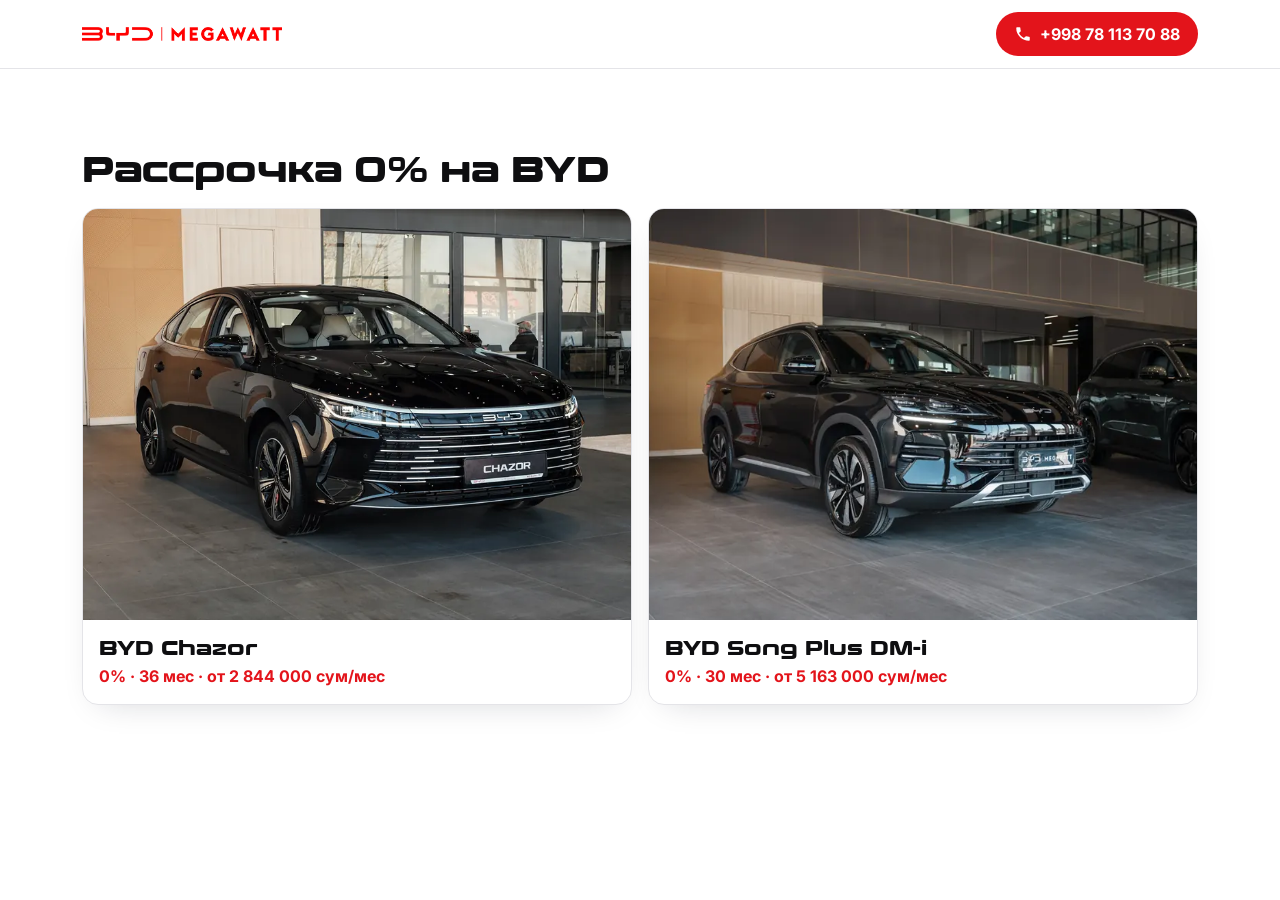
<file: index.html>
<!doctype html>
<html lang="ru">
<head>
<meta charset="utf-8">
<meta name="viewport" content="width=device-width, initial-scale=1">
<title>BYD Megawatt — рассрочка 0% на BYD</title>
<meta name="description" content="Официальный дилер BYD в Ташкенте. Рассрочка 0% на BYD Chazor и Song Plus DM-i. Звоните: +998 78 113 70 88.">
<meta name="theme-color" content="#ffffff">
<meta name="format-detection" content="telephone=no">
<link rel="icon" href="assets/img/brand/favicon.png" type="image/png">
<link rel="preconnect" href="https://fonts.googleapis.com">
<link rel="preconnect" href="https://fonts.gstatic.com" crossorigin>
<link rel="stylesheet" href="https://fonts.googleapis.com/css2?family=Inter:wght@400;500;600;700&display=swap">
<link rel="stylesheet" href="assets/css/style.css">
</head>
<body class="index">
<header class="top"><div class="wrap top__in"><a class="top__home" href="https://byd.megawatt.uz/" target="_blank" rel="noopener"><img class="top__logo" src="assets/img/brand/logo-red.png" width="705" height="49" alt="BYD Megawatt"></a>
<a class="top__call" href="tel:+998781137088"><svg viewBox="0 0 24 24" aria-hidden="true"><path d="M6.6 10.8a15.2 15.2 0 0 0 6.6 6.6l2.2-2.2a1 1 0 0 1 1-.25 11.4 11.4 0 0 0 3.6.57 1 1 0 0 1 1 1V20a1 1 0 0 1-1 1A17 17 0 0 1 3 4a1 1 0 0 1 1-1h3.5a1 1 0 0 1 1 1c0 1.25.2 2.45.57 3.57a1 1 0 0 1-.25 1z"/></svg><span>+998 78 113 70 88</span></a></div></header>
<main class="section"><div class="wrap"><h1 class="h2">Рассрочка 0% на BYD</h1><div class="picks"><a class="pick" href="chazor/"><img src="assets/img/chazor/1-800.webp" width="800" height="600" alt="BYD Chazor" loading="lazy"><span class="pick__name">BYD Chazor</span><span class="pick__offer">0% · 36 мес · от 2 844 000 сум/мес</span></a><a class="pick" href="song-plus/"><img src="assets/img/song-plus/1-800.webp" width="800" height="600" alt="BYD Song Plus DM-i" loading="lazy"><span class="pick__name">BYD Song Plus DM-i</span><span class="pick__offer">0% · 30 мес · от 5 163 000 сум/мес</span></a></div></div></main>
</body>
</html>
</file>
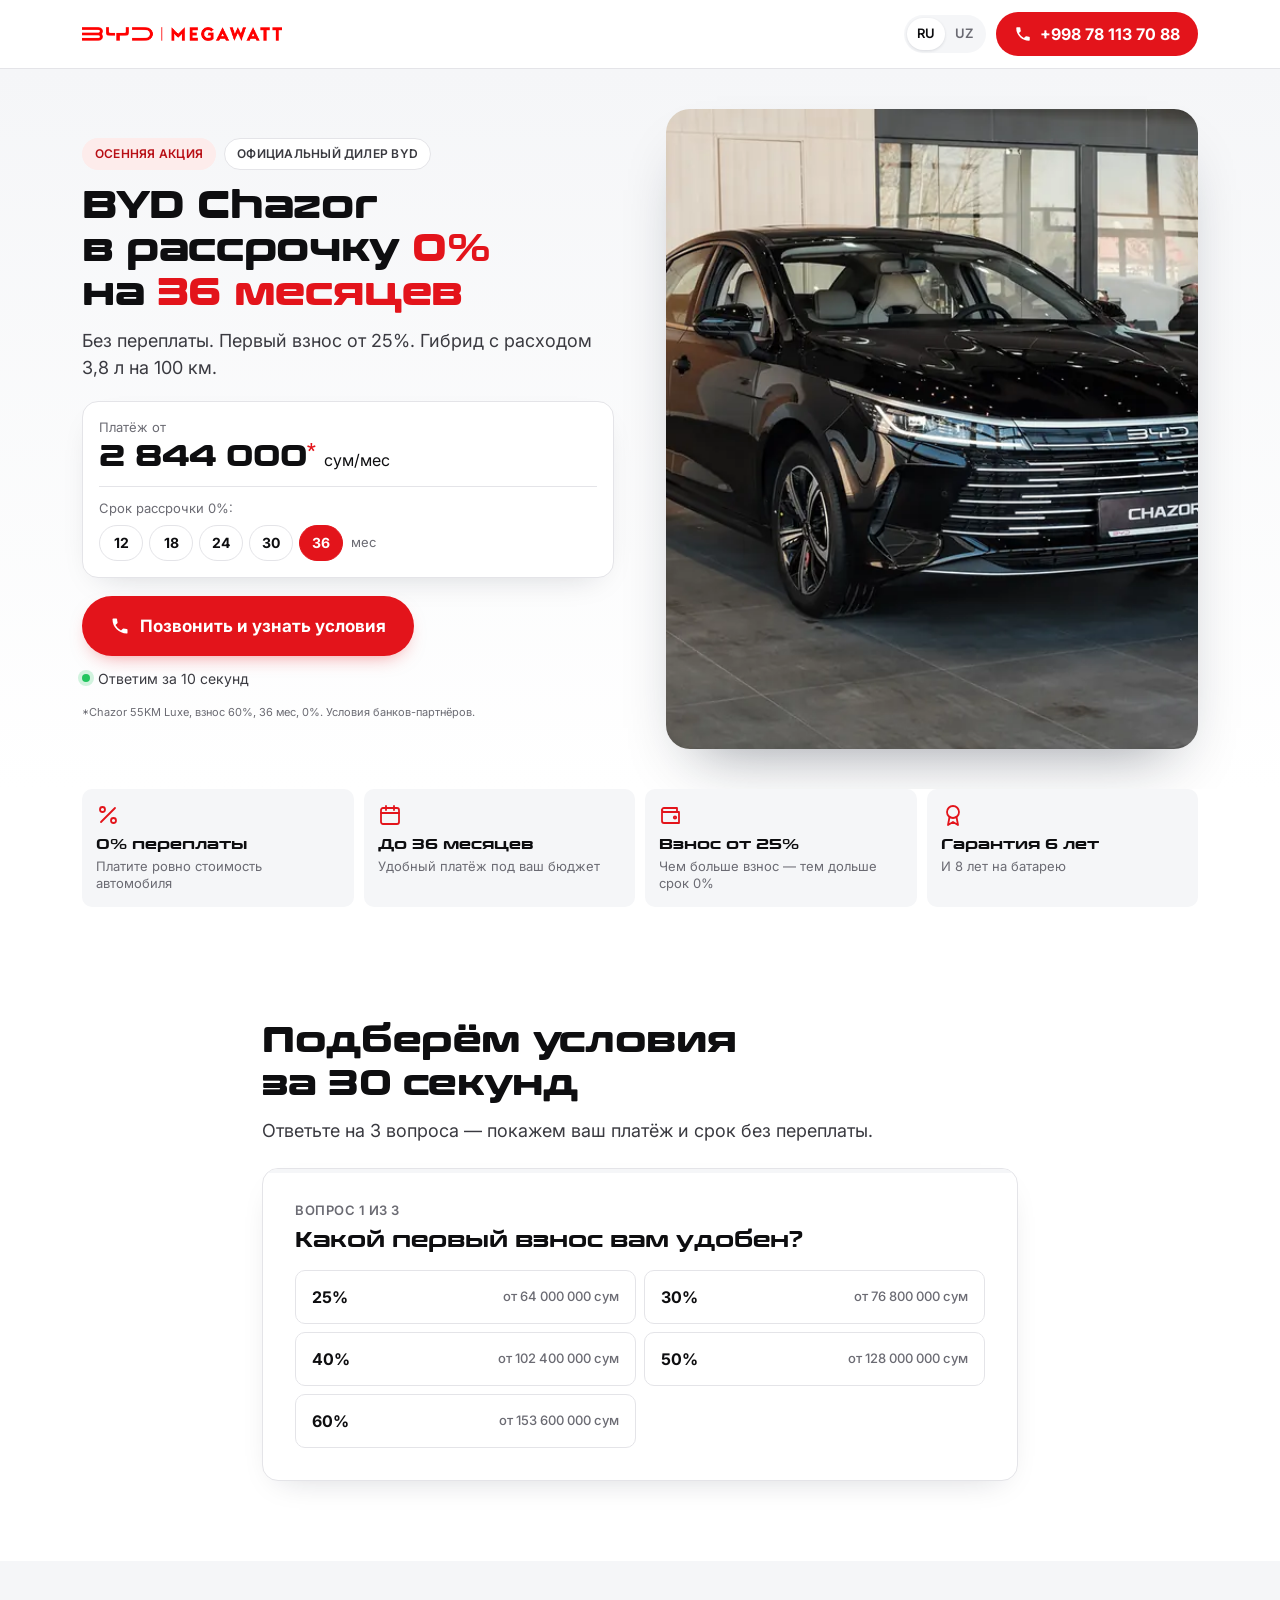
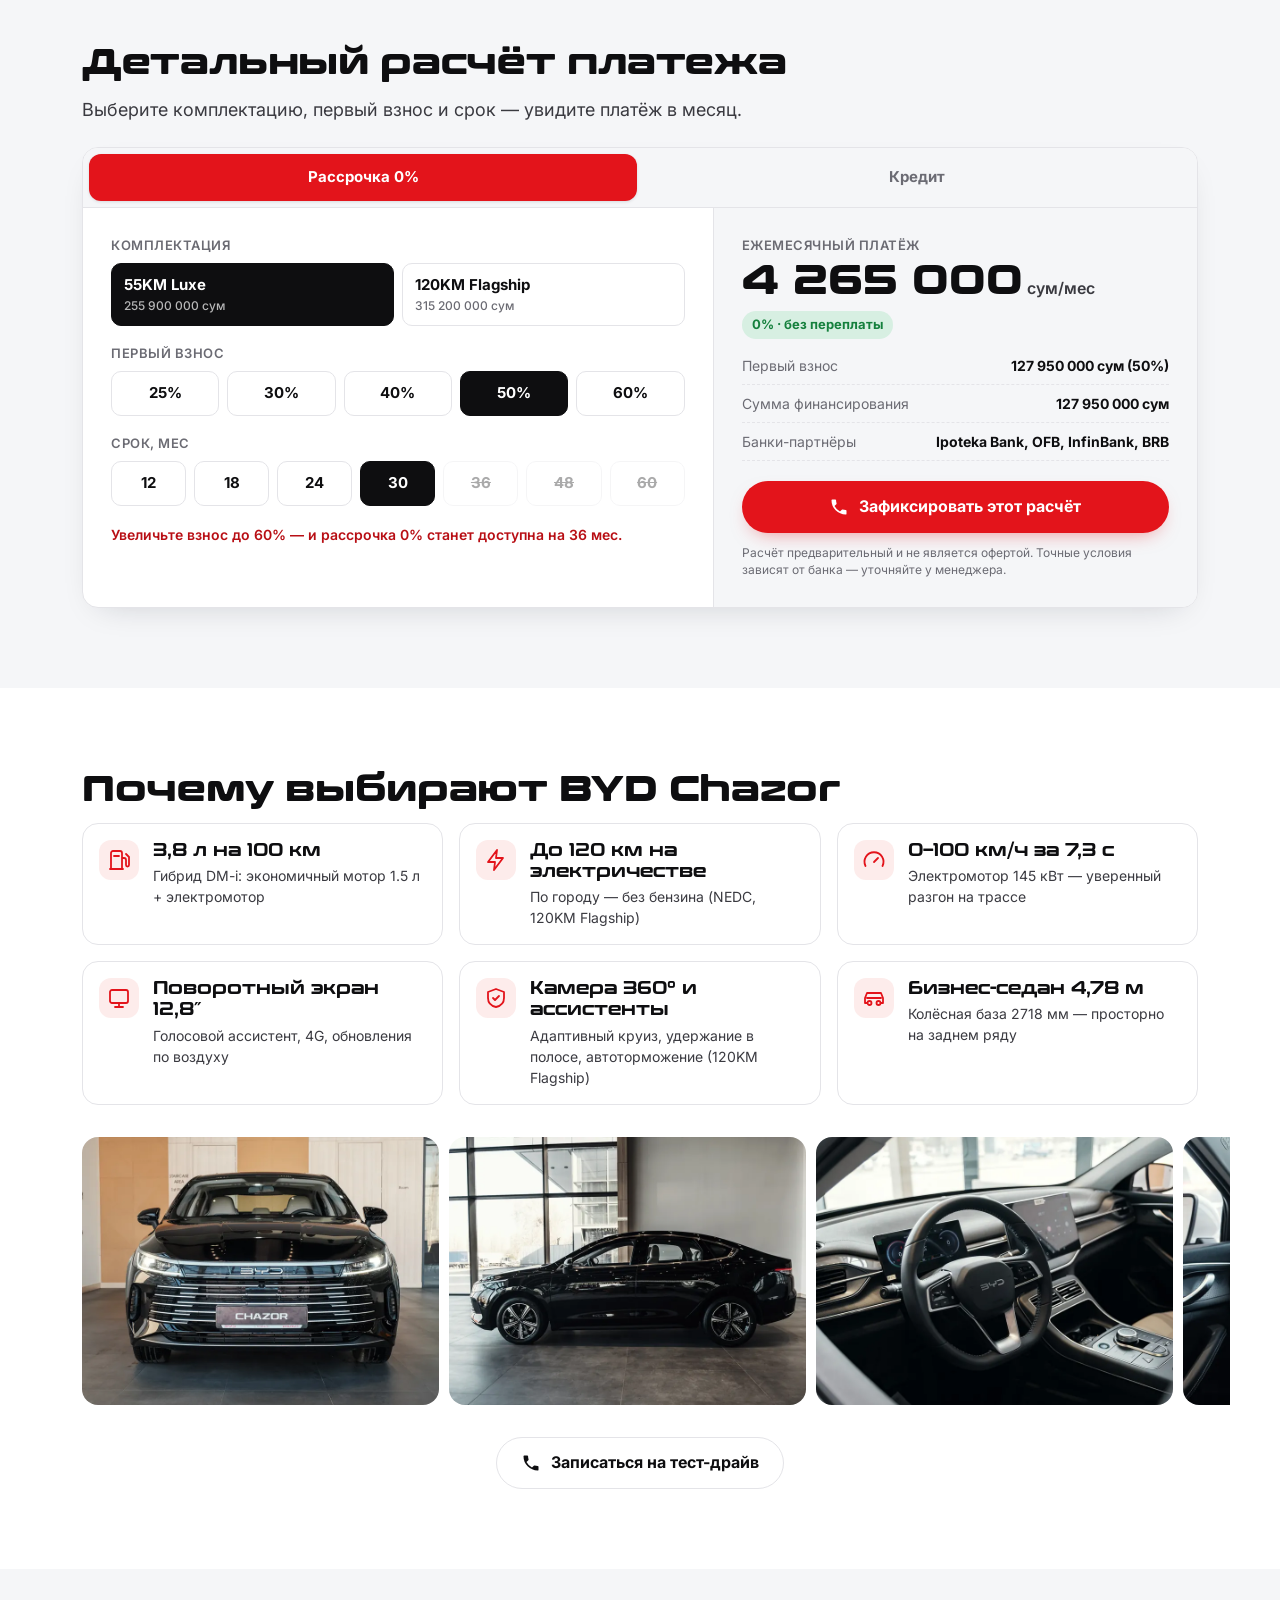
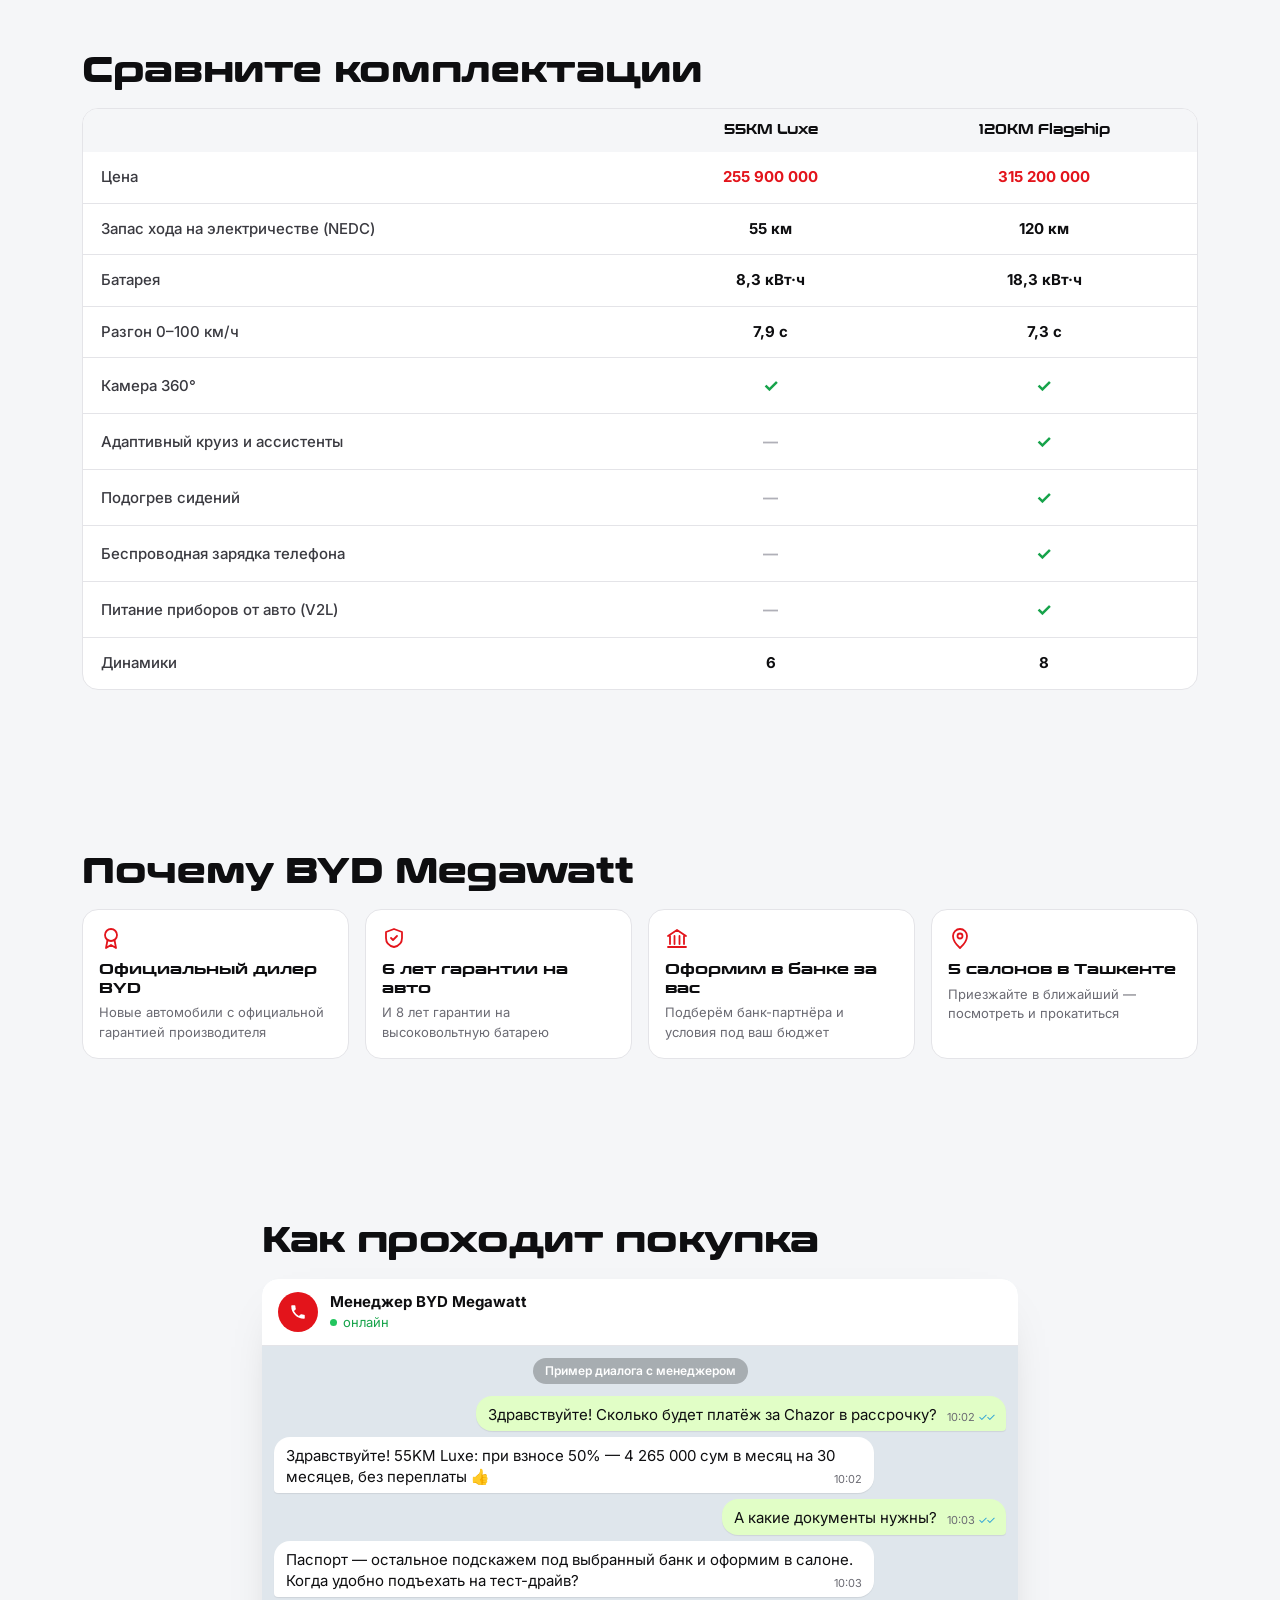
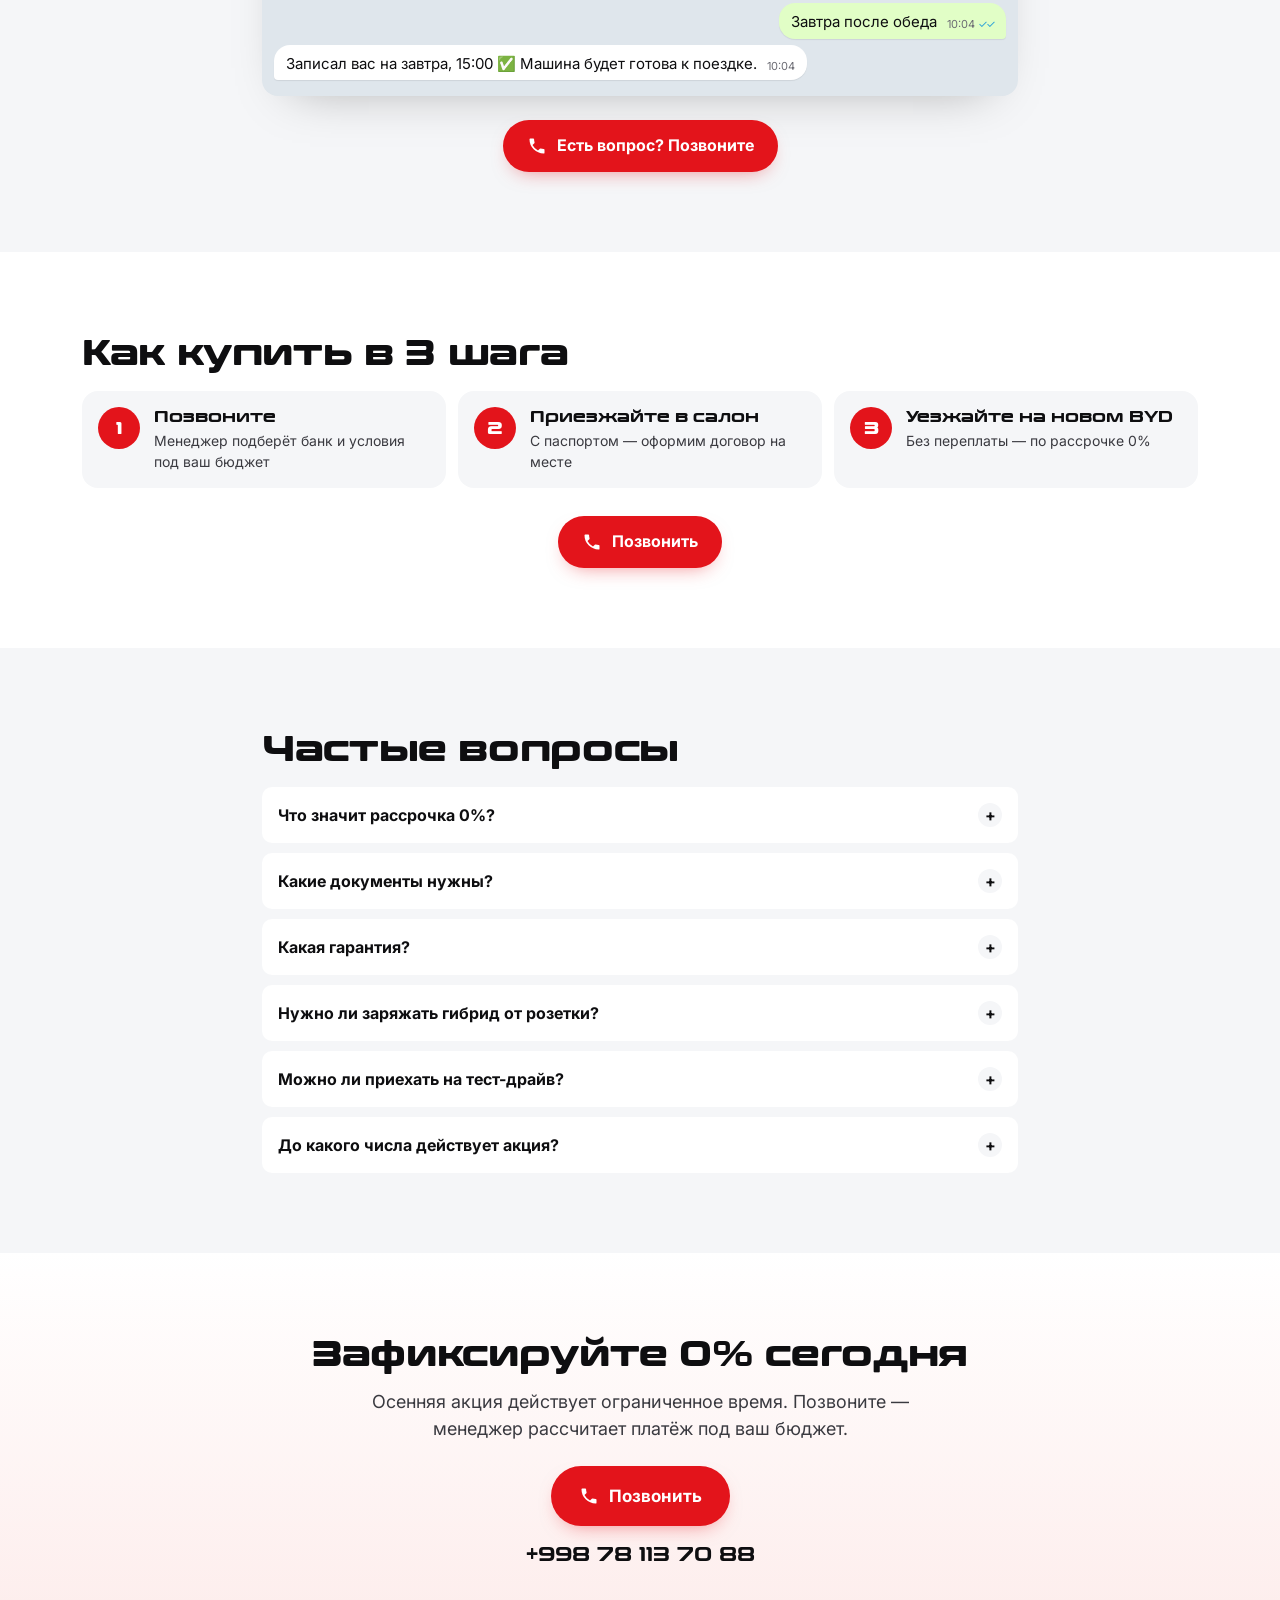
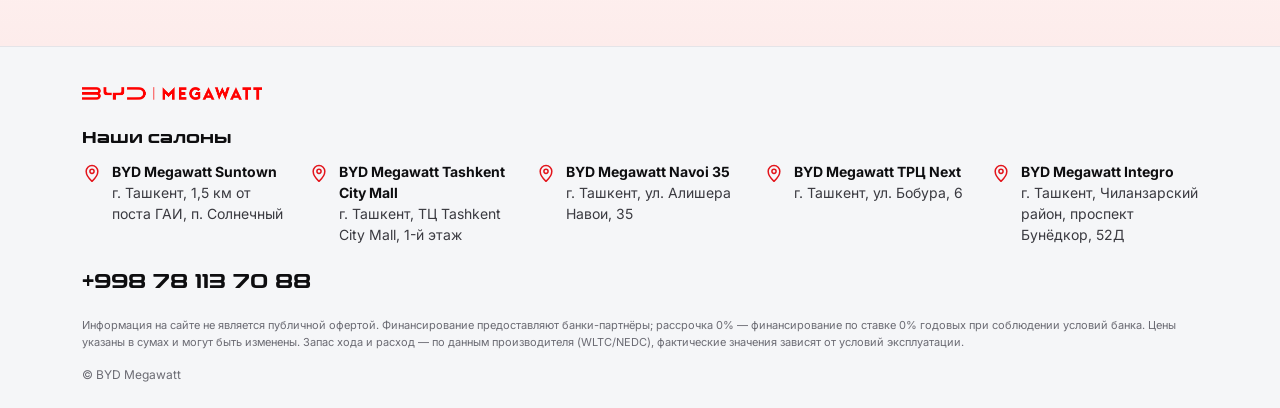
<file: chazor/index.html>
<!doctype html>
<html lang="ru">
<head>
<meta charset="utf-8">
<meta name="viewport" content="width=device-width, initial-scale=1, viewport-fit=cover">
<title data-i18n="metaTitle">BYD Chazor в рассрочку 0% до 36 месяцев — BYD Megawatt</title>
<meta name="description" data-i18n-content="metaDesc" content="BYD Chazor — гибрид DM-i, 3,8 л на 100 км. Рассрочка 0% до 36 месяцев, взнос от 25%. Официальный дилер BYD Megawatt в Ташкенте. Звоните: +998 78 113 70 88.">
<meta name="robots" content="index, follow">
<meta name="theme-color" content="#ffffff">
<meta name="format-detection" content="telephone=no">
<link rel="canonical" href="https://nematovbekk-beep.github.io/chazor/">
<link rel="alternate" hreflang="ru" href="https://nematovbekk-beep.github.io/chazor/">
<link rel="alternate" hreflang="uz" href="https://nematovbekk-beep.github.io/chazor/?lang=uz">
<link rel="alternate" hreflang="x-default" href="https://nematovbekk-beep.github.io/chazor/">
<meta property="og:url" content="https://nematovbekk-beep.github.io/chazor/">
<meta property="og:type" content="website">
<meta property="og:site_name" content="BYD Megawatt">
<meta property="og:locale" content="ru_RU">
<meta property="og:locale:alternate" content="uz_UZ">
<meta property="og:title" data-i18n-content="metaTitle" content="BYD Chazor в рассрочку 0% до 36 месяцев — BYD Megawatt">
<meta property="og:description" data-i18n-content="metaDesc" content="BYD Chazor — гибрид DM-i, 3,8 л на 100 км. Рассрочка 0% до 36 месяцев, взнос от 25%. Официальный дилер BYD Megawatt в Ташкенте. Звоните: +998 78 113 70 88.">
<meta property="og:image" content="https://nematovbekk-beep.github.io/assets/img/og/chazor.jpg">
<meta property="og:image:width" content="1200">
<meta property="og:image:height" content="630">
<meta name="twitter:card" content="summary_large_image">
<meta name="twitter:title" data-i18n-content="metaTitle" content="BYD Chazor в рассрочку 0% до 36 месяцев — BYD Megawatt">
<meta name="twitter:description" data-i18n-content="metaDesc" content="BYD Chazor — гибрид DM-i, 3,8 л на 100 км. Рассрочка 0% до 36 месяцев, взнос от 25%. Официальный дилер BYD Megawatt в Ташкенте. Звоните: +998 78 113 70 88.">
<meta name="twitter:image" content="https://nematovbekk-beep.github.io/assets/img/og/chazor.jpg">
<link rel="icon" href="../assets/img/brand/favicon.png" type="image/png">
<link rel="apple-touch-icon" href="../assets/img/brand/apple-touch-icon.png">
<link rel="preload" as="image" href="../assets/img/chazor/1-1200.webp" imagesrcset="../assets/img/chazor/1-800.webp 800w, ../assets/img/chazor/1-1200.webp 1200w" imagesizes="(min-width: 900px) 55vw, 100vw">
<link rel="preconnect" href="https://fonts.googleapis.com">
<link rel="preconnect" href="https://fonts.gstatic.com" crossorigin>
<link rel="stylesheet" href="https://fonts.googleapis.com/css2?family=Inter:wght@400;500;600;700&display=swap">
<link rel="preload" href="../assets/fonts/conthrax-hv.woff2" as="font" type="font/woff2" crossorigin>
<link rel="stylesheet" href="../assets/css/style.css">
<script type="application/ld+json">[{"@context": "https://schema.org", "@type": "AutoDealer", "name": "BYD Megawatt", "description": "Официальный дилер BYD в Ташкенте", "telephone": "+998781137088", "url": "https://nematovbekk-beep.github.io", "logo": "https://nematovbekk-beep.github.io/assets/img/brand/logo-red.png", "areaServed": "Tashkent", "department": [{"@type": "AutoDealer", "name": "BYD Megawatt Suntown", "telephone": "+998781137088", "address": {"@type": "PostalAddress", "streetAddress": "г. Ташкент, 1,5 км от поста ГАИ, п. Солнечный", "addressLocality": "Ташкент", "addressCountry": "UZ"}}, {"@type": "AutoDealer", "name": "BYD Megawatt Tashkent City Mall", "telephone": "+998781137088", "address": {"@type": "PostalAddress", "streetAddress": "г. Ташкент, ТЦ Tashkent City Mall, 1-й этаж", "addressLocality": "Ташкент", "addressCountry": "UZ"}}, {"@type": "AutoDealer", "name": "BYD Megawatt Navoi 35", "telephone": "+998781137088", "address": {"@type": "PostalAddress", "streetAddress": "г. Ташкент, ул. Алишера Навои, 35", "addressLocality": "Ташкент", "addressCountry": "UZ"}}, {"@type": "AutoDealer", "name": "BYD Megawatt ТРЦ Next", "telephone": "+998781137088", "address": {"@type": "PostalAddress", "streetAddress": "г. Ташкент, ул. Бобура, 6", "addressLocality": "Ташкент", "addressCountry": "UZ"}}, {"@type": "AutoDealer", "name": "BYD Megawatt Integro", "telephone": "+998781137088", "address": {"@type": "PostalAddress", "streetAddress": "г. Ташкент, Чиланзарский район, проспект Бунёдкор, 52Д", "addressLocality": "Ташкент", "addressCountry": "UZ"}}]}, {"@context": "https://schema.org", "@type": "Car", "name": "BYD Chazor", "brand": {"@type": "Brand", "name": "BYD"}, "image": "https://nematovbekk-beep.github.io/assets/img/og/chazor.jpg", "offers": [{"@type": "Offer", "name": "BYD Chazor 55KM Luxe", "price": 255900000, "priceCurrency": "UZS", "availability": "https://schema.org/InStock", "seller": {"@type": "AutoDealer", "name": "BYD Megawatt"}}, {"@type": "Offer", "name": "BYD Chazor 120KM Flagship", "price": 315200000, "priceCurrency": "UZS", "availability": "https://schema.org/InStock", "seller": {"@type": "AutoDealer", "name": "BYD Megawatt"}}]}]</script>
<script>window.SITE={"phone": "+998781137088", "gtm_id": "", "ga4_id": "", "fb_pixel_id": "", "ym_id": ""};window.MODEL="chazor";</script>
<script src="../assets/js/analytics.js"></script>
</head>
<body>
<header class="top">
  <div class="wrap top__in">
    <a class="top__home" href="https://byd.megawatt.uz/" target="_blank" rel="noopener" data-site="header"><img class="top__logo" src="../assets/img/brand/logo-red.png" width="705" height="49" alt="BYD Megawatt"></a>
    <div class="top__right">
      <div class="lang" role="group" aria-label="Язык / Til">
        <button type="button" data-lang="ru" aria-pressed="true">RU</button>
        <button type="button" data-lang="uz" aria-pressed="false">UZ</button>
      </div>
      <a class="top__call" href="tel:+998781137088" data-call="header"><svg viewBox="0 0 24 24" aria-hidden="true"><path d="M6.6 10.8a15.2 15.2 0 0 0 6.6 6.6l2.2-2.2a1 1 0 0 1 1-.25 11.4 11.4 0 0 0 3.6.57 1 1 0 0 1 1 1V20a1 1 0 0 1-1 1A17 17 0 0 1 3 4a1 1 0 0 1 1-1h3.5a1 1 0 0 1 1 1c0 1.25.2 2.45.57 3.57a1 1 0 0 1-.25 1z"/></svg><span>+998 78 113 70 88</span></a>
    </div>
  </div>
</header>

<main>
<section class="hero">
  <div class="hero__media"><img class="hero__img" src="../assets/img/chazor/1-1200.webp" srcset="../assets/img/chazor/1-800.webp 800w, ../assets/img/chazor/1-1200.webp 1200w" sizes="(min-width: 900px) 55vw, 100vw" width="1200" height="900" alt="BYD Chazor" fetchpriority="high"></div>
  <div class="wrap hero__in">
    <div class="hero__text">
      <p class="chips"><span class="chip chip--red" data-i18n="promo">Осенняя акция</span><span class="chip" data-i18n="dealer">Официальный дилер BYD</span></p>
      <h1 class="hero__title" data-i18n="heroTitle">BYD Chazor в&nbsp;рассрочку <em>0%</em> на&nbsp;<em>36&nbsp;месяцев</em></h1>
      <p class="hero__sub" data-i18n="heroSub">Без переплаты. Первый взнос от 25%. Гибрид с расходом 3,8&nbsp;л на 100&nbsp;км.</p>
      <div class="hero__price">
        <span class="hero__price-label" data-i18n="payFrom">Платёж от</span>
        <strong><span data-hero-pay>2 844 000</span><sup>*</sup></strong>
        <span data-i18n="perMonth">сум/мес</span>
        <div class="hero__terms" data-hero-terms>
          <span class="hero__terms-label" data-i18n="pickTerm">Срок рассрочки 0%:</span>
          <div class="hero__chips"><button type="button" data-term="12" aria-pressed="false">12</button><button type="button" data-term="18" aria-pressed="false">18</button><button type="button" data-term="24" aria-pressed="false">24</button><button type="button" data-term="30" aria-pressed="false">30</button><button type="button" data-term="36" aria-pressed="true">36</button><span class="hero__chips-mo" data-i18n="moShort">мес</span></div>
        </div>
      </div>
      <a class="btn btn--red btn--xl" href="tel:+998781137088" data-call="hero"><svg viewBox="0 0 24 24" aria-hidden="true"><path d="M6.6 10.8a15.2 15.2 0 0 0 6.6 6.6l2.2-2.2a1 1 0 0 1 1-.25 11.4 11.4 0 0 0 3.6.57 1 1 0 0 1 1 1V20a1 1 0 0 1-1 1A17 17 0 0 1 3 4a1 1 0 0 1 1-1h3.5a1 1 0 0 1 1 1c0 1.25.2 2.45.57 3.57a1 1 0 0 1-.25 1z"/></svg><span data-i18n="heroCta">Позвонить и узнать условия</span></a>
      <p class="hero__note"><i class="dot"></i><span data-i18n="heroNote">Ответим за 10 секунд</span></p>
      <p class="hero__foot" data-i18n="heroFoot">*Chazor 55KM Luxe, взнос 60%, 36 мес, 0%. Условия банков-партнёров.</p>
    </div>
  </div>
</section>

<section class="benefits" aria-label="Преимущества">
  <div class="wrap">
    <ul class="benefits__list">
      <li><svg viewBox="0 0 24 24" aria-hidden="true"><path d="M19 5 5 19"/><circle cx="6.5" cy="6.5" r="2.5"/><circle cx="17.5" cy="17.5" r="2.5"/></svg><div><b data-i18n="b1t">0% переплаты</b><span data-i18n="b1d">Платите ровно стоимость автомобиля</span></div></li>
      <li><svg viewBox="0 0 24 24" aria-hidden="true"><rect x="3" y="5" width="18" height="16" rx="2"/><path d="M3 10h18M8 3v4M16 3v4"/></svg><div><b data-i18n="b2t">До 36 месяцев</b><span data-i18n="b2d">Удобный платёж под ваш бюджет</span></div></li>
      <li><svg viewBox="0 0 24 24" aria-hidden="true"><path d="M3 7a2 2 0 0 1 2-2h13v4"/><path d="M3 7v11a2 2 0 0 0 2 2h15V9H5a2 2 0 0 1-2-2z"/><circle cx="16" cy="14.5" r="1.2"/></svg><div><b data-i18n="b3t">Взнос от 25%</b><span data-i18n="b3d">Чем больше взнос — тем дольше срок 0%</span></div></li>
      <li><svg viewBox="0 0 24 24" aria-hidden="true"><circle cx="12" cy="9" r="6"/><path d="m8.5 14-1.5 8 5-3 5 3-1.5-8"/></svg><div><b data-i18n="b4t">Гарантия 6 лет</b><span data-i18n="b4d">И 8 лет на батарею</span></div></li>
    </ul>
  </div>
</section>

<section class="section" id="quiz">
  <div class="wrap wrap--narrow">
    <h2 class="h2" data-i18n="quizTitle">Подберём условия за 30 секунд</h2>
    <p class="lead" data-i18n="quizLead">Ответьте на 3 вопроса — покажем ваш платёж и срок без переплаты.</p>
    <div class="quiz" data-quiz>
      <div class="quiz__bar"><i data-quiz-bar></i></div>
      <div class="quiz__step" data-step="1">
        <p class="quiz__n" data-quiz-n="1"></p>
        <h3 class="quiz__q" data-i18n="qq1">Какой первый взнос вам удобен?</h3>
        <div class="quiz__opts"><button type="button" data-a="25">25%<small><span data-i18n="fromPre">от </span>64 000 000&nbsp;<span data-i18n="sumFrom">сум</span></small></button><button type="button" data-a="30">30%<small><span data-i18n="fromPre">от </span>76 800 000&nbsp;<span data-i18n="sumFrom">сум</span></small></button><button type="button" data-a="40">40%<small><span data-i18n="fromPre">от </span>102 400 000&nbsp;<span data-i18n="sumFrom">сум</span></small></button><button type="button" data-a="50">50%<small><span data-i18n="fromPre">от </span>128 000 000&nbsp;<span data-i18n="sumFrom">сум</span></small></button><button type="button" data-a="60">60%<small><span data-i18n="fromPre">от </span>153 600 000&nbsp;<span data-i18n="sumFrom">сум</span></small></button></div>
      </div>
      <div class="quiz__step" data-step="2" hidden>
        <p class="quiz__n" data-quiz-n="2"></p>
        <h3 class="quiz__q" data-i18n="qq2">Какой платёж в месяц комфортен?</h3>
        <div class="quiz__opts">
          <button type="button" data-a="5000000" data-i18n="qq2a">до 5 млн сум</button>
          <button type="button" data-a="8000000" data-i18n="qq2b">5–8 млн сум</button>
          <button type="button" data-a="12000000" data-i18n="qq2c">8–12 млн сум</button>
          <button type="button" data-a="999000000" data-i18n="qq2d">больше 12 млн сум</button>
        </div>
        <button type="button" class="quiz__back" data-back data-i18n="quizBack">Назад</button>
      </div>
      <div class="quiz__step" data-step="3" hidden>
        <p class="quiz__n" data-quiz-n="3"></p>
        <h3 class="quiz__q" data-i18n="qq3">Когда планируете покупку?</h3>
        <div class="quiz__opts">
          <button type="button" data-a="now" data-i18n="qq3a">В этом месяце</button>
          <button type="button" data-a="soon" data-i18n="qq3b">В ближайшие 1–3 месяца</button>
          <button type="button" data-a="later" data-i18n="qq3c">Пока присматриваюсь</button>
        </div>
        <button type="button" class="quiz__back" data-back data-i18n="quizBack">Назад</button>
      </div>
      <div class="quiz__result" data-step="result" hidden>
        <p class="quiz__n" data-i18n="quizResult">Ваш вариант</p>
        <p class="quiz__fit" data-q-out="fit"></p>
        <p class="quiz__trim" data-q-out="trim"></p>
        <p class="quiz__pay"><strong data-q-out="pay"></strong> <span data-i18n="perMonth">сум/мес</span></p>
        <dl class="calc__dl">
          <div><dt data-i18n="downSum">Первый взнос</dt><dd data-q-out="down"></dd></div>
          <div><dt data-i18n="quizTerm">Срок</dt><dd data-q-out="term"></dd></div>
          <div><dt data-i18n="rate">Ставка</dt><dd data-q-out="rate"></dd></div>
        </dl>
        <a class="btn btn--red btn--block" href="tel:+998781137088" data-call="quiz"><svg viewBox="0 0 24 24" aria-hidden="true"><path d="M6.6 10.8a15.2 15.2 0 0 0 6.6 6.6l2.2-2.2a1 1 0 0 1 1-.25 11.4 11.4 0 0 0 3.6.57 1 1 0 0 1 1 1V20a1 1 0 0 1-1 1A17 17 0 0 1 3 4a1 1 0 0 1 1-1h3.5a1 1 0 0 1 1 1c0 1.25.2 2.45.57 3.57a1 1 0 0 1-.25 1z"/></svg><span data-i18n="quizCta">Позвонить и закрепить вариант</span></a>
        <p class="quiz__after" data-q-out="after"></p>
        <button type="button" class="quiz__back" data-restart data-i18n="quizRestart">Пройти заново</button>
      </div>
    </div>
  </div>
</section>

<section class="section section--grey" id="calc">
  <div class="wrap">
    <h2 class="h2" data-i18n="calcTitle">Детальный расчёт платежа</h2>
    <p class="lead" data-i18n="calcLead">Выберите комплектацию, первый взнос и срок — увидите платёж в месяц.</p>
    <div class="calc" data-calc>
      <script type="application/json" data-calc-data>{"model": "BYD Chazor", "terms": [12, 18, 24, 30, 36, 48, 60], "downs": [25, 30, 40, 50, 60], "trims": [{"id": "55", "name": "55KM Luxe", "price": 255900000, "rates": [[0, 0, 4.8, 7.8, 8.8, 9.9, 11], [0, 0, 4, 7, 8, 8.9, 10], [0, 0, 0, 5, 6, 7.9, 9], [0, 0, 0, 0, 2, 5, 6], [0, 0, 0, 0, 0, 1, 3]], "banks": ["Ipoteka Bank", "OFB", "InfinBank", "BRB"]}, {"id": "120", "name": "120KM Flagship", "price": 315200000, "rates": [[0, 3, 6.5, 10.5, 10.8, 12.4, 13.2], [0, 1.4, 5, 9, 9.5, 11.2, 12.2], [0, 0, 1.9, 6, 6.9, 9.2, 10.3], [0, 0, 0, 2.3, 3.6, 6.2, 7.7], [0, 0, 0, 0, 0.5, 1.6, 3.5]], "banks": ["Ipoteka Bank", "OFB"]}]}</script>
      <div class="calc__tabs" role="tablist">
        <button type="button" role="tab" data-mode="inst" aria-selected="true"><span data-i18n="tabInst">Рассрочка 0%</span></button>
        <button type="button" role="tab" data-mode="credit" aria-selected="false"><span data-i18n="tabCredit">Кредит</span></button>
      </div>
      <div class="calc__body">
        <div class="calc__inputs">
          <fieldset class="calc__group"><legend data-i18n="trim">Комплектация</legend><div class="seg seg--trim" data-trims></div></fieldset>
          <fieldset class="calc__group"><legend data-i18n="down">Первый взнос</legend><div class="seg" data-downs></div></fieldset>
          <fieldset class="calc__group"><legend data-i18n="term">Срок, мес</legend><div class="seg seg--terms" data-terms></div></fieldset>
          <p class="calc__hint" data-hint></p>
        </div>
        <div class="calc__result">
          <p class="calc__label" data-i18n="monthly">Ежемесячный платёж</p>
          <p class="calc__pay"><strong data-out="pay">—</strong> <span data-i18n="perMonth">сум/мес</span></p>
          <p class="calc__badge" data-out="badge"></p>
          <dl class="calc__dl">
            <div><dt data-i18n="downSum">Первый взнос</dt><dd data-out="down"></dd></div>
            <div><dt data-i18n="loanSum">Сумма финансирования</dt><dd data-out="loan"></dd></div>
            <div data-credit-only hidden><dt data-i18n="rate">Ставка</dt><dd data-out="rate"></dd></div>
            <div data-credit-only hidden><dt data-i18n="overpay">Переплата</dt><dd data-out="over"></dd></div>
            <div><dt data-i18n="banks">Банки-партнёры</dt><dd data-out="banks"></dd></div>
          </dl>
          <a class="btn btn--red btn--block" href="tel:+998781137088" data-call="calc"><svg viewBox="0 0 24 24" aria-hidden="true"><path d="M6.6 10.8a15.2 15.2 0 0 0 6.6 6.6l2.2-2.2a1 1 0 0 1 1-.25 11.4 11.4 0 0 0 3.6.57 1 1 0 0 1 1 1V20a1 1 0 0 1-1 1A17 17 0 0 1 3 4a1 1 0 0 1 1-1h3.5a1 1 0 0 1 1 1c0 1.25.2 2.45.57 3.57a1 1 0 0 1-.25 1z"/></svg><span data-i18n="calcCta">Зафиксировать этот расчёт</span></a>
          <p class="calc__note" data-i18n="calcNote">Расчёт предварительный и не является офертой. Точные условия зависят от банка — уточняйте у менеджера.</p>
        </div>
      </div>
    </div>
  </div>
</section>

<section class="section" id="features">
  <div class="wrap">
    <h2 class="h2" data-i18n="featTitle">Почему выбирают BYD Chazor</h2>
    <ul class="feats"><li class="feat"><svg viewBox="0 0 24 24" aria-hidden="true"><path d="M4 21V5a2 2 0 0 1 2-2h7a2 2 0 0 1 2 2v16M3 21h13M7 8h5M15 10h2a2 2 0 0 1 2 2v5a1.5 1.5 0 0 0 3 0V9l-3-3"/></svg><div><h3 data-i18n="f1t">3,8 л на 100 км</h3><p data-i18n="f1d">Гибрид DM-i: экономичный мотор 1.5 л + электромотор</p></div></li><li class="feat"><svg viewBox="0 0 24 24" aria-hidden="true"><path d="M13 2 4 14h7l-1 8 9-12h-7z"/></svg><div><h3 data-i18n="f2t">До 120 км на электричестве</h3><p data-i18n="f2d">По городу — без бензина (NEDC, 120KM Flagship)</p></div></li><li class="feat"><svg viewBox="0 0 24 24" aria-hidden="true"><path d="M12 14l4-4M3.5 18a9.5 9.5 0 1 1 17 0"/></svg><div><h3 data-i18n="f3t">0–100 км/ч за 7,3 с</h3><p data-i18n="f3d">Электромотор 145 кВт — уверенный разгон на трассе</p></div></li><li class="feat"><svg viewBox="0 0 24 24" aria-hidden="true"><rect x="3" y="4" width="18" height="13" rx="2"/><path d="M8 21h8M12 17v4"/></svg><div><h3 data-i18n="f4t">Поворотный экран 12,8″</h3><p data-i18n="f4d">Голосовой ассистент, 4G, обновления по воздуху</p></div></li><li class="feat"><svg viewBox="0 0 24 24" aria-hidden="true"><path d="M12 3 4 6v6c0 5 3.5 8 8 9 4.5-1 8-4 8-9V6z"/><path d="m9 12 2 2 4-4"/></svg><div><h3 data-i18n="f5t">Камера 360° и ассистенты</h3><p data-i18n="f5d">Адаптивный круиз, удержание в полосе, автоторможение (120KM Flagship)</p></div></li><li class="feat"><svg viewBox="0 0 24 24" aria-hidden="true"><path d="M5 17H3v-5l2-5h14l2 5v5h-2M5 12h14"/><circle cx="7.5" cy="17" r="2"/><circle cx="16.5" cy="17" r="2"/></svg><div><h3 data-i18n="f6t">Бизнес-седан 4,78 м</h3><p data-i18n="f6d">Колёсная база 2718 мм — просторно на заднем ряду</p></div></li></ul>
  </div>
  <ul class="gallery" aria-label="Фото"><li><img class="" src="../assets/img/chazor/9-1200.webp" srcset="../assets/img/chazor/9-800.webp 800w, ../assets/img/chazor/9-1200.webp 1200w" sizes="(min-width: 900px) 33vw, 85vw" width="1200" height="900" alt="BYD Chazor" loading="lazy" decoding="async"></li><li><img class="" src="../assets/img/chazor/6-1200.webp" srcset="../assets/img/chazor/6-800.webp 800w, ../assets/img/chazor/6-1200.webp 1200w" sizes="(min-width: 900px) 33vw, 85vw" width="1200" height="900" alt="BYD Chazor" loading="lazy" decoding="async"></li><li><img class="" src="../assets/img/chazor/5-1200.webp" srcset="../assets/img/chazor/5-800.webp 800w, ../assets/img/chazor/5-1200.webp 1200w" sizes="(min-width: 900px) 33vw, 85vw" width="1200" height="900" alt="BYD Chazor" loading="lazy" decoding="async"></li><li><img class="" src="../assets/img/chazor/2-1200.webp" srcset="../assets/img/chazor/2-800.webp 800w, ../assets/img/chazor/2-1200.webp 1200w" sizes="(min-width: 900px) 33vw, 85vw" width="1200" height="900" alt="BYD Chazor" loading="lazy" decoding="async"></li><li><img class="" src="../assets/img/chazor/3-1200.webp" srcset="../assets/img/chazor/3-800.webp 800w, ../assets/img/chazor/3-1200.webp 1200w" sizes="(min-width: 900px) 33vw, 85vw" width="1200" height="900" alt="BYD Chazor" loading="lazy" decoding="async"></li><li><img class="" src="../assets/img/chazor/4-1200.webp" srcset="../assets/img/chazor/4-800.webp 800w, ../assets/img/chazor/4-1200.webp 1200w" sizes="(min-width: 900px) 33vw, 85vw" width="1200" height="900" alt="BYD Chazor" loading="lazy" decoding="async"></li><li><img class="" src="../assets/img/chazor/7-1200.webp" srcset="../assets/img/chazor/7-800.webp 800w, ../assets/img/chazor/7-1200.webp 1200w" sizes="(min-width: 900px) 33vw, 85vw" width="1200" height="900" alt="BYD Chazor" loading="lazy" decoding="async"></li><li><img class="" src="../assets/img/chazor/8-1200.webp" srcset="../assets/img/chazor/8-800.webp 800w, ../assets/img/chazor/8-1200.webp 1200w" sizes="(min-width: 900px) 33vw, 85vw" width="1200" height="900" alt="BYD Chazor" loading="lazy" decoding="async"></li></ul>
  <div class="wrap center"><a class="btn btn--outline" href="tel:+998781137088" data-call="testdrive"><svg viewBox="0 0 24 24" aria-hidden="true"><path d="M6.6 10.8a15.2 15.2 0 0 0 6.6 6.6l2.2-2.2a1 1 0 0 1 1-.25 11.4 11.4 0 0 0 3.6.57 1 1 0 0 1 1 1V20a1 1 0 0 1-1 1A17 17 0 0 1 3 4a1 1 0 0 1 1-1h3.5a1 1 0 0 1 1 1c0 1.25.2 2.45.57 3.57a1 1 0 0 1-.25 1z"/></svg><span data-i18n="testDrive">Записаться на тест-драйв</span></a></div>
</section>

<section class="section section--grey" id="compare">
  <div class="wrap">
    <h2 class="h2" data-i18n="compareTitle">Сравните комплектации</h2>
    <div class="compare-wrap"><table class="compare"><thead><tr><th></th><th scope="col">55KM Luxe</th><th scope="col">120KM Flagship</th></tr></thead><tbody><tr class="compare__price"><th scope="row" data-i18n="price">Цена</th><td>255 900 000</td><td>315 200 000</td></tr><tr><th scope="row" data-i18n="cmp0">Запас хода на электричестве (NEDC)</th><td data-i18n="cmp0a">55 км</td><td data-i18n="cmp0b">120 км</td></tr><tr><th scope="row" data-i18n="cmp1">Батарея</th><td data-i18n="cmp1a">8,3 кВт·ч</td><td data-i18n="cmp1b">18,3 кВт·ч</td></tr><tr><th scope="row" data-i18n="cmp2">Разгон 0–100 км/ч</th><td data-i18n="cmp2a">7,9 с</td><td data-i18n="cmp2b">7,3 с</td></tr><tr><th scope="row" data-i18n="cmp3">Камера 360°</th><td class="yes">✓</td><td class="yes">✓</td></tr><tr><th scope="row" data-i18n="cmp4">Адаптивный круиз и ассистенты</th><td class="no">—</td><td class="yes">✓</td></tr><tr><th scope="row" data-i18n="cmp5">Подогрев сидений</th><td class="no">—</td><td class="yes">✓</td></tr><tr><th scope="row" data-i18n="cmp6">Беспроводная зарядка телефона</th><td class="no">—</td><td class="yes">✓</td></tr><tr><th scope="row" data-i18n="cmp7">Питание приборов от авто (V2L)</th><td class="no">—</td><td class="yes">✓</td></tr><tr><th scope="row" data-i18n="cmp8">Динамики</th><td data-i18n="cmp8a">6</td><td data-i18n="cmp8b">8</td></tr></tbody></table></div>
  </div>
</section>



<section class="section section--dark" id="why">
  <div class="wrap">
    <h2 class="h2" data-i18n="whyTitle">Почему BYD Megawatt</h2>
    <ul class="why">
      <li><svg viewBox="0 0 24 24" aria-hidden="true"><circle cx="12" cy="9" r="6"/><path d="m8.5 14-1.5 8 5-3 5 3-1.5-8"/></svg><b data-i18n="w1t">Официальный дилер BYD</b><span data-i18n="w1d">Новые автомобили с официальной гарантией производителя</span></li>
      <li><svg viewBox="0 0 24 24" aria-hidden="true"><path d="M12 3 4 6v6c0 5 3.5 8 8 9 4.5-1 8-4 8-9V6z"/><path d="m9 12 2 2 4-4"/></svg><b data-i18n="w2t">6 лет гарантии на авто</b><span data-i18n="w2d">И 8 лет гарантии на высоковольтную батарею</span></li>
      <li><svg viewBox="0 0 24 24" aria-hidden="true"><path d="M3 10 12 4l9 6M5 10v8M9.5 10v8M14.5 10v8M19 10v8M3 21h18"/></svg><b data-i18n="w3t">Оформим в банке за вас</b><span data-i18n="w3d">Подберём банк-партнёра и условия под ваш бюджет</span></li>
      <li><svg viewBox="0 0 24 24" aria-hidden="true"><path d="M12 22s7-6.2 7-12a7 7 0 1 0-14 0c0 5.8 7 12 7 12z"/><circle cx="12" cy="10" r="2.5"/></svg><b data-i18n="w4t">5 салонов в Ташкенте</b><span data-i18n="w4d">Приезжайте в ближайший — посмотреть и прокатиться</span></li>
    </ul>
  </div>
</section>

<section class="section section--grey" id="chat">
  <div class="wrap wrap--narrow">
    <h2 class="h2" data-i18n="chatTitle">Как проходит покупка</h2>
    <div class="chat">
      <div class="chat__head"><span class="chat__ava"><svg viewBox="0 0 24 24" aria-hidden="true"><path d="M6.6 10.8a15.2 15.2 0 0 0 6.6 6.6l2.2-2.2a1 1 0 0 1 1-.25 11.4 11.4 0 0 0 3.6.57 1 1 0 0 1 1 1V20a1 1 0 0 1-1 1A17 17 0 0 1 3 4a1 1 0 0 1 1-1h3.5a1 1 0 0 1 1 1c0 1.25.2 2.45.57 3.57a1 1 0 0 1-.25 1z"/></svg></span>
        <div><b data-i18n="chatManager">Менеджер BYD Megawatt</b><small><i class="dot"></i><span data-i18n="chatOnline">онлайн</span></small></div></div>
      <p class="chat__label" data-i18n="chatLabel">Пример диалога с менеджером</p>
      <div class="chat__body"><div class="msg msg--me"><p data-i18n="c1">Здравствуйте! Сколько будет платёж за Chazor в рассрочку?</p><time>10:02<i>✓✓</i></time></div><div class="msg msg--them"><p data-i18n="c2">Здравствуйте! 55KM Luxe: при взносе 50% — 4 265 000 сум в месяц на 30 месяцев, без переплаты 👍</p><time>10:02</time></div><div class="msg msg--me"><p data-i18n="c3">А какие документы нужны?</p><time>10:03<i>✓✓</i></time></div><div class="msg msg--them"><p data-i18n="c4">Паспорт — остальное подскажем под выбранный банк и оформим в салоне. Когда удобно подъехать на тест-драйв?</p><time>10:03</time></div><div class="msg msg--me"><p data-i18n="c5">Завтра после обеда</p><time>10:04<i>✓✓</i></time></div><div class="msg msg--them"><p data-i18n="c6">Записал вас на завтра, 15:00 ✅ Машина будет готова к поездке.</p><time>10:04</time></div></div>
    </div>
    <div class="center"><a class="btn btn--red" href="tel:+998781137088" data-call="chat"><svg viewBox="0 0 24 24" aria-hidden="true"><path d="M6.6 10.8a15.2 15.2 0 0 0 6.6 6.6l2.2-2.2a1 1 0 0 1 1-.25 11.4 11.4 0 0 0 3.6.57 1 1 0 0 1 1 1V20a1 1 0 0 1-1 1A17 17 0 0 1 3 4a1 1 0 0 1 1-1h3.5a1 1 0 0 1 1 1c0 1.25.2 2.45.57 3.57a1 1 0 0 1-.25 1z"/></svg><span data-i18n="chatCta">Есть вопрос? Позвоните</span></a></div>
  </div>
</section>

<section class="section" id="steps">
  <div class="wrap">
    <h2 class="h2" data-i18n="stepsTitle">Как купить в 3 шага</h2>
    <ol class="steps">
      <li><b data-i18n="s1t">Позвоните</b><span data-i18n="s1d">Менеджер подберёт банк и условия под ваш бюджет</span></li>
      <li><b data-i18n="s2t">Приезжайте в салон</b><span data-i18n="s2d">С паспортом — оформим договор на месте</span></li>
      <li><b data-i18n="s3t">Уезжайте на новом BYD</b><span data-i18n="s3d">Без переплаты — по рассрочке 0%</span></li>
    </ol>
    <div class="center"><a class="btn btn--red" href="tel:+998781137088" data-call="steps"><svg viewBox="0 0 24 24" aria-hidden="true"><path d="M6.6 10.8a15.2 15.2 0 0 0 6.6 6.6l2.2-2.2a1 1 0 0 1 1-.25 11.4 11.4 0 0 0 3.6.57 1 1 0 0 1 1 1V20a1 1 0 0 1-1 1A17 17 0 0 1 3 4a1 1 0 0 1 1-1h3.5a1 1 0 0 1 1 1c0 1.25.2 2.45.57 3.57a1 1 0 0 1-.25 1z"/></svg><span data-i18n="call">Позвонить</span></a></div>
  </div>
</section>

<section class="section section--grey" id="faq">
  <div class="wrap wrap--narrow">
    <h2 class="h2" data-i18n="faqTitle">Частые вопросы</h2>
    <div class="faq"><details class="faq__item"><summary data-i18n="q1">Что значит рассрочка 0%?</summary><p data-i18n="a1">Вы платите только стоимость автомобиля — без процентов. Срок рассрочки 0% зависит от первого взноса: чем больше взнос, тем дольше срок. Посчитайте в калькуляторе выше.</p></details><details class="faq__item"><summary data-i18n="q2">Какие документы нужны?</summary><p data-i18n="a2">Для оформления нужен паспорт (ID-карта). Точный список зависит от выбранного банка — менеджер подскажет по телефону.</p></details><details class="faq__item"><summary data-i18n="q3">Какая гарантия?</summary><p data-i18n="a3">6 лет на автомобиль и 8 лет на высоковольтную батарею. Обслуживание — у официального дилера BYD Megawatt.</p></details><details class="faq__item"><summary data-i18n="q4">Нужно ли заряжать гибрид от розетки?</summary><p data-i18n="a4">Не обязательно. DM-i заряжает батарею на ходу — от двигателя и при торможении. Зарядка от розетки просто позволит больше ездить на электричестве и экономить на топливе.</p></details><details class="faq__item"><summary data-i18n="q5">Можно ли приехать на тест-драйв?</summary><p data-i18n="a5">Да. Позвоните — менеджер запишет вас на удобное время в ближайший салон.</p></details><details class="faq__item"><summary data-i18n="q6">До какого числа действует акция?</summary><p data-i18n="a6">Осенняя акция действует ограниченное время. О её завершении банк объявит отдельно — актуальные условия уточняйте по телефону.</p></details></div>
  </div>
</section>

<section class="final">
  <div class="wrap final__in">
    <h2 class="h2" data-i18n="finalTitle">Зафиксируйте 0% сегодня</h2>
    <p class="lead" data-i18n="finalText">Осенняя акция действует ограниченное время. Позвоните — менеджер рассчитает платёж под ваш бюджет.</p>
    <a class="btn btn--red btn--xl" href="tel:+998781137088" data-call="final"><svg viewBox="0 0 24 24" aria-hidden="true"><path d="M6.6 10.8a15.2 15.2 0 0 0 6.6 6.6l2.2-2.2a1 1 0 0 1 1-.25 11.4 11.4 0 0 0 3.6.57 1 1 0 0 1 1 1V20a1 1 0 0 1-1 1A17 17 0 0 1 3 4a1 1 0 0 1 1-1h3.5a1 1 0 0 1 1 1c0 1.25.2 2.45.57 3.57a1 1 0 0 1-.25 1z"/></svg><span data-i18n="call">Позвонить</span></a>
    <a class="final__phone" href="tel:+998781137088" data-call="final-phone">+998 78 113 70 88</a>
  </div>
</section>
</main>

<footer class="foot">
  <div class="wrap">
    <a href="https://byd.megawatt.uz/" target="_blank" rel="noopener" data-site="footer"><img class="foot__logo" src="../assets/img/brand/logo-red.png" width="705" height="49" alt="BYD Megawatt" loading="lazy"></a>
    <h2 class="foot__h" data-i18n="addrTitle">Наши салоны</h2>
    <ul class="addr"><li><svg viewBox="0 0 24 24" aria-hidden="true"><path d="M12 22s7-6.2 7-12a7 7 0 1 0-14 0c0 5.8 7 12 7 12z"/><circle cx="12" cy="10" r="2.5"/></svg><div><b>BYD Megawatt Suntown</b><span data-i18n="addr0">г. Ташкент, 1,5 км от поста ГАИ, п. Солнечный</span></div></li><li><svg viewBox="0 0 24 24" aria-hidden="true"><path d="M12 22s7-6.2 7-12a7 7 0 1 0-14 0c0 5.8 7 12 7 12z"/><circle cx="12" cy="10" r="2.5"/></svg><div><b>BYD Megawatt Tashkent City Mall</b><span data-i18n="addr1">г. Ташкент, ТЦ Tashkent City Mall, 1-й этаж</span></div></li><li><svg viewBox="0 0 24 24" aria-hidden="true"><path d="M12 22s7-6.2 7-12a7 7 0 1 0-14 0c0 5.8 7 12 7 12z"/><circle cx="12" cy="10" r="2.5"/></svg><div><b>BYD Megawatt Navoi 35</b><span data-i18n="addr2">г. Ташкент, ул. Алишера Навои, 35</span></div></li><li><svg viewBox="0 0 24 24" aria-hidden="true"><path d="M12 22s7-6.2 7-12a7 7 0 1 0-14 0c0 5.8 7 12 7 12z"/><circle cx="12" cy="10" r="2.5"/></svg><div><b>BYD Megawatt ТРЦ Next</b><span data-i18n="addr3">г. Ташкент, ул. Бобура, 6</span></div></li><li><svg viewBox="0 0 24 24" aria-hidden="true"><path d="M12 22s7-6.2 7-12a7 7 0 1 0-14 0c0 5.8 7 12 7 12z"/><circle cx="12" cy="10" r="2.5"/></svg><div><b>BYD Megawatt Integro</b><span data-i18n="addr4">г. Ташкент, Чиланзарский район, проспект Бунёдкор, 52Д</span></div></li></ul>
    <p class="foot__phone"><a href="tel:+998781137088" data-call="footer">+998 78 113 70 88</a></p>
    <p class="foot__legal" data-i18n="legal">Информация на сайте не является публичной офертой. Финансирование предоставляют банки-партнёры; рассрочка 0% — финансирование по ставке 0% годовых при соблюдении условий банка. Цены указаны в сумах и могут быть изменены. Запас хода и расход — по данным производителя (WLTC/NEDC), фактические значения зависят от условий эксплуатации.</p>
    <p class="foot__copy">© BYD Megawatt</p>
  </div>
</footer>

<div class="sticky"><a class="btn btn--red btn--block" href="tel:+998781137088" data-call="sticky"><svg viewBox="0 0 24 24" aria-hidden="true"><path d="M6.6 10.8a15.2 15.2 0 0 0 6.6 6.6l2.2-2.2a1 1 0 0 1 1-.25 11.4 11.4 0 0 0 3.6.57 1 1 0 0 1 1 1V20a1 1 0 0 1-1 1A17 17 0 0 1 3 4a1 1 0 0 1 1-1h3.5a1 1 0 0 1 1 1c0 1.25.2 2.45.57 3.57a1 1 0 0 1-.25 1z"/></svg><span data-i18n="callShort">Позвонить · 0%</span></a></div>

<script type="application/json" id="i18n">{"ru": {"call": "Позвонить", "callShort": "Позвонить · 0%", "dealer": "Официальный дилер BYD", "promo": "Осенняя акция", "heroCta": "Позвонить и узнать условия", "heroNote": "Ответим за 10 секунд", "payFrom": "Платёж от", "perMonth": "сум/мес", "b1t": "0% переплаты", "b1d": "Платите ровно стоимость автомобиля", "b3t": "Взнос от 25%", "b3d": "Чем больше взнос — тем дольше срок 0%", "b4t": "Гарантия 6 лет", "b4d": "И 8 лет на батарею", "calcTitle": "Детальный расчёт платежа", "calcLead": "Выберите комплектацию, первый взнос и срок — увидите платёж в месяц.", "tabInst": "Рассрочка 0%", "tabCredit": "Кредит", "trim": "Комплектация", "down": "Первый взнос", "term": "Срок, мес", "monthly": "Ежемесячный платёж", "downSum": "Первый взнос", "loanSum": "Сумма финансирования", "rate": "Ставка", "overpay": "Переплата", "noOverpay": "без переплаты", "sum": "сум", "mo": "мес", "hintUp": "Увеличьте взнос до {p}% — и рассрочка 0% станет доступна на {m} мес.", "hintMax": "Максимальный срок рассрочки 0% при этом взносе — {m} мес. Дольше — во вкладке «Кредит».", "banks": "Банки-партнёры", "calcCta": "Зафиксировать этот расчёт", "calcNote": "Расчёт предварительный и не является офертой. Точные условия зависят от банка — уточняйте у менеджера.", "testDrive": "Записаться на тест-драйв", "compareTitle": "Сравните комплектации", "price": "Цена", "videoTitle": "Смотрите сами", "videoReview": "Обзор от Вадима Суцепина", "videoClient": "Отзыв владельца", "whyTitle": "Почему BYD Megawatt", "w1t": "Официальный дилер BYD", "w1d": "Новые автомобили с официальной гарантией производителя", "w2t": "6 лет гарантии на авто", "w2d": "И 8 лет гарантии на высоковольтную батарею", "w3t": "Оформим в банке за вас", "w3d": "Подберём банк-партнёра и условия под ваш бюджет", "w4t": "5 салонов в Ташкенте", "w4d": "Приезжайте в ближайший — посмотреть и прокатиться", "stepsTitle": "Как купить в 3 шага", "s1t": "Позвоните", "s1d": "Менеджер подберёт банк и условия под ваш бюджет", "s2t": "Приезжайте в салон", "s2d": "С паспортом — оформим договор на месте", "s3t": "Уезжайте на новом BYD", "s3d": "Без переплаты — по рассрочке 0%", "faqTitle": "Частые вопросы", "q1": "Что значит рассрочка 0%?", "a1": "Вы платите только стоимость автомобиля — без процентов. Срок рассрочки 0% зависит от первого взноса: чем больше взнос, тем дольше срок. Посчитайте в калькуляторе выше.", "q2": "Какие документы нужны?", "a2": "Для оформления нужен паспорт (ID-карта). Точный список зависит от выбранного банка — менеджер подскажет по телефону.", "q3": "Какая гарантия?", "a3": "6 лет на автомобиль и 8 лет на высоковольтную батарею. Обслуживание — у официального дилера BYD Megawatt.", "q4": "Нужно ли заряжать гибрид от розетки?", "a4": "Не обязательно. DM-i заряжает батарею на ходу — от двигателя и при торможении. Зарядка от розетки просто позволит больше ездить на электричестве и экономить на топливе.", "q5": "Можно ли приехать на тест-драйв?", "a5": "Да. Позвоните — менеджер запишет вас на удобное время в ближайший салон.", "q6": "До какого числа действует акция?", "a6": "Осенняя акция действует ограниченное время. О её завершении банк объявит отдельно — актуальные условия уточняйте по телефону.", "finalTitle": "Зафиксируйте 0% сегодня", "finalText": "Осенняя акция действует ограниченное время. Позвоните — менеджер рассчитает платёж под ваш бюджет.", "addrTitle": "Наши салоны", "legal": "Информация на сайте не является публичной офертой. Финансирование предоставляют банки-партнёры; рассрочка 0% — финансирование по ставке 0% годовых при соблюдении условий банка. Цены указаны в сумах и могут быть изменены. Запас хода и расход — по данным производителя (WLTC/NEDC), фактические значения зависят от условий эксплуатации.", "sTitleInst": "{model} в&nbsp;рассрочку <em>0%</em> на&nbsp;<em>{term}&nbsp;{months}</em>", "sSubInst": "Без переплаты. Первый взнос от {down}%. {tail}", "sFootInst": "*{trim}, взнос {down}%, {term} мес, 0%. Условия банков-партнёров.", "sTitleDown": "{model}: первый взнос <em>{down}%</em> и&nbsp;рассрочка <em>0%</em>", "sSubDown": "Без переплаты — до {term}&nbsp;{months}. {tail}", "sTitleCredit": "{model} в&nbsp;кредит на&nbsp;<em>{term}&nbsp;{months}</em>", "sSubCredit": "Ставка от {rate}% при взносе {down}%. {tail}", "sFootCredit": "*{trim}, взнос {down}%, {term} мес, ставка {rate}%. Условия банков-партнёров.", "monthsFew": "месяца", "monthsMany": "месяцев", "chatTitle": "Как проходит покупка", "chatLabel": "Пример диалога с менеджером", "chatManager": "Менеджер BYD Megawatt", "chatOnline": "онлайн", "c3": "А какие документы нужны?", "c4": "Паспорт — остальное подскажем под выбранный банк и оформим в салоне. Когда удобно подъехать на тест-драйв?", "c5": "Завтра после обеда", "c6": "Записал вас на завтра, 15:00 ✅ Машина будет готова к поездке.", "chatCta": "Есть вопрос? Позвоните", "reviewsTitle": "Отзывы владельцев", "pickTerm": "Срок рассрочки 0%:", "moShort": "мес", "fromPre": "от ", "sumFrom": "сум", "quizTitle": "Подберём условия за 30 секунд", "quizLead": "Ответьте на 3 вопроса — покажем ваш платёж и срок без переплаты.", "quizStep": "Вопрос {n} из 3", "qq1": "Какой первый взнос вам удобен?", "qq2": "Какой платёж в месяц комфортен?", "qq2a": "до 5 млн сум", "qq2b": "5–8 млн сум", "qq2c": "8–12 млн сум", "qq2d": "больше 12 млн сум", "qq3": "Когда планируете покупку?", "qq3a": "В этом месяце", "qq3b": "В ближайшие 1–3 месяца", "qq3c": "Пока присматриваюсь", "quizBack": "Назад", "quizResult": "Ваш вариант", "quizFits": "Укладывается в ваш бюджет", "quizClosest": "Ближайший к вашему бюджету вариант", "quizTerm": "Срок", "quizCta": "Позвонить и закрепить вариант", "quizHot": "Менеджер проверит наличие и забронирует условия акции за вами.", "quizCold": "Позвоните, если остались вопросы, — расчёт ни к чему не обязывает.", "quizRestart": "Пройти заново", "calcTitle2": "Детальный расчёт", "choose": "Выберите модель", "more": "Подробнее", "yes": "✓", "no": "—", "metaTitle": "BYD Chazor в рассрочку 0% до 36 месяцев — BYD Megawatt", "metaDesc": "BYD Chazor — гибрид DM-i, 3,8 л на 100 км. Рассрочка 0% до 36 месяцев, взнос от 25%. Официальный дилер BYD Megawatt в Ташкенте. Звоните: +998 78 113 70 88.", "heroTitle": "BYD Chazor в&nbsp;рассрочку <em>0%</em> на&nbsp;<em>36&nbsp;месяцев</em>", "heroSub": "Без переплаты. Первый взнос от 25%. Гибрид с расходом 3,8&nbsp;л на 100&nbsp;км.", "heroFoot": "*Chazor 55KM Luxe, взнос 60%, 36 мес, 0%. Условия банков-партнёров.", "heroTail": "Гибрид с расходом 3,8&nbsp;л на 100&nbsp;км.", "c1": "Здравствуйте! Сколько будет платёж за Chazor в рассрочку?", "b2t": "До 36 месяцев", "b2d": "Удобный платёж под ваш бюджет", "featTitle": "Почему выбирают BYD Chazor", "f1t": "3,8 л на 100 км", "f1d": "Гибрид DM-i: экономичный мотор 1.5 л + электромотор", "f2t": "До 120 км на электричестве", "f2d": "По городу — без бензина (NEDC, 120KM Flagship)", "f3t": "0–100 км/ч за 7,3 с", "f3d": "Электромотор 145 кВт — уверенный разгон на трассе", "f4t": "Поворотный экран 12,8″", "f4d": "Голосовой ассистент, 4G, обновления по воздуху", "f5t": "Камера 360° и ассистенты", "f5d": "Адаптивный круиз, удержание в полосе, автоторможение (120KM Flagship)", "f6t": "Бизнес-седан 4,78 м", "f6d": "Колёсная база 2718 мм — просторно на заднем ряду", "cmp0a": "55 км", "cmp0b": "120 км", "cmp0": "Запас хода на электричестве (NEDC)", "cmp1a": "8,3 кВт·ч", "cmp1b": "18,3 кВт·ч", "cmp1": "Батарея", "cmp2a": "7,9 с", "cmp2b": "7,3 с", "cmp2": "Разгон 0–100 км/ч", "cmp3": "Камера 360°", "cmp4": "Адаптивный круиз и ассистенты", "cmp5": "Подогрев сидений", "cmp6": "Беспроводная зарядка телефона", "cmp7": "Питание приборов от авто (V2L)", "cmp8a": "6", "cmp8b": "8", "cmp8": "Динамики", "addr0": "г. Ташкент, 1,5 км от поста ГАИ, п. Солнечный", "addr1": "г. Ташкент, ТЦ Tashkent City Mall, 1-й этаж", "addr2": "г. Ташкент, ул. Алишера Навои, 35", "addr3": "г. Ташкент, ул. Бобура, 6", "addr4": "г. Ташкент, Чиланзарский район, проспект Бунёдкор, 52Д", "c2": "Здравствуйте! 55KM Luxe: при взносе 50% — 4 265 000 сум в месяц на 30 месяцев, без переплаты 👍"}, "uz": {"call": "Qo‘ng‘iroq qilish", "callShort": "Qo‘ng‘iroq · 0%", "dealer": "BYD rasmiy dileri", "promo": "Kuzgi aksiya", "heroCta": "Qo‘ng‘iroq qilib, shartlarni bilish", "heroNote": "10 soniyada javob beramiz", "payFrom": "Oylik to‘lov — eng kami", "perMonth": "so‘m/oy", "b1t": "0% ortiqcha to‘lov", "b1d": "Faqat avtomobil narxini to‘laysiz", "b3t": "Boshlang‘ich to‘lov 25% dan", "b3d": "To‘lov qancha ko‘p bo‘lsa, 0% muddati shuncha uzun", "b4t": "6 yil kafolat", "b4d": "Batareyaga esa 8 yil", "calcTitle": "To‘lovni batafsil hisoblash", "calcLead": "Komplektatsiya, boshlang‘ich to‘lov va muddatni tanlang — oylik to‘lovni ko‘rasiz.", "tabInst": "0% muddatli to‘lov", "tabCredit": "Kredit", "trim": "Komplektatsiya", "down": "Boshlang‘ich to‘lov", "term": "Muddat, oy", "monthly": "Oylik to‘lov", "downSum": "Boshlang‘ich to‘lov", "loanSum": "Moliyalashtirish summasi", "rate": "Stavka", "overpay": "Ortiqcha to‘lov", "noOverpay": "ortiqcha to‘lovsiz", "sum": "so‘m", "mo": "oy", "hintUp": "Boshlang‘ich to‘lovni {p}% gacha oshiring — 0% muddat {m} oyga uzayadi.", "hintMax": "Ushbu to‘lovda 0% muddatning eng ko‘pi — {m} oy. Uzoqroq muddat — «Kredit» bo‘limida.", "banks": "Hamkor banklar", "calcCta": "Ushbu hisob-kitobni band qilish", "calcNote": "Hisob-kitob taxminiy va oferta hisoblanmaydi. Aniq shartlar bankka bog‘liq — menejerdan aniqlang.", "testDrive": "Test-drayvga yozilish", "compareTitle": "Komplektatsiyalarni solishtiring", "price": "Narxi", "videoTitle": "O‘zingiz ko‘ring", "videoReview": "Vadim Sutsepin sharhi", "videoClient": "Egasining fikri", "whyTitle": "Nega BYD Megawatt", "w1t": "BYD rasmiy dileri", "w1d": "Ishlab chiqaruvchining rasmiy kafolati bilan yangi avtomobillar", "w2t": "Avtomobilga 6 yil kafolat", "w2d": "Yuqori voltli batareyaga esa 8 yil kafolat", "w3t": "Bankda biz rasmiylashtiramiz", "w3d": "Byudjetingizga mos hamkor bank va shartlarni tanlaymiz", "w4t": "Toshkentda 5 ta salon", "w4d": "Eng yaqiniga keling — ko‘rib, haydab ko‘ring", "stepsTitle": "3 qadamda xarid", "s1t": "Qo‘ng‘iroq qiling", "s1d": "Menejer byudjetingizga mos bank va shartlarni tanlaydi", "s2t": "Salonga keling", "s2d": "Pasport bilan — shartnomani joyida tuzamiz", "s3t": "Yangi BYD bilan qayting", "s3d": "Ortiqcha to‘lovsiz — 0% muddatli to‘lov bilan", "faqTitle": "Ko‘p beriladigan savollar", "q1": "0% muddatli to‘lov nima degani?", "a1": "Siz faqat avtomobil narxini to‘laysiz — foizsiz. 0% muddati boshlang‘ich to‘lovga bog‘liq: to‘lov qancha ko‘p bo‘lsa, muddat shuncha uzun. Yuqoridagi kalkulyatorda hisoblang.", "q2": "Qanday hujjatlar kerak?", "a2": "Rasmiylashtirish uchun pasport (ID-karta) kerak. Aniq ro‘yxat tanlangan bankka bog‘liq — menejer telefonda aytib beradi.", "q3": "Kafolat qanday?", "a3": "Avtomobilga 6 yil va yuqori voltli batareyaga 8 yil. Xizmat ko‘rsatish — BYD Megawatt rasmiy dilerida.", "q4": "Gibridni rozetkadan quvvatlash shartmi?", "a4": "Shart emas. DM-i batareyani yurish paytida — dvigateldan va tormozlashda quvvatlaydi. Rozetkadan quvvatlash esa elektrda ko‘proq yurish va yoqilg‘ini tejash imkonini beradi.", "q5": "Test-drayvga kelsa bo‘ladimi?", "a5": "Ha. Qo‘ng‘iroq qiling — menejer sizni qulay vaqtga eng yaqin salonga yozib qo‘yadi.", "q6": "Aksiya qachongacha amal qiladi?", "a6": "Kuzgi aksiya cheklangan muddatda amal qiladi. Tugashi alohida e’lon qilinadi — joriy shartlarni telefon orqali aniqlang.", "finalTitle": "0% ni bugun band qiling", "finalText": "Kuzgi aksiya cheklangan muddatda amal qiladi. Qo‘ng‘iroq qiling — menejer byudjetingizga mos to‘lovni hisoblaydi.", "addrTitle": "Bizning salonlar", "legal": "Saytdagi ma’lumotlar ommaviy oferta hisoblanmaydi. Moliyalashtirishni hamkor banklar taqdim etadi; 0% muddatli to‘lov — bank shartlariga rioya qilingan holda yillik 0% stavkali moliyalashtirish. Narxlar so‘mda ko‘rsatilgan va o‘zgarishi mumkin. Yurish masofasi va sarf — ishlab chiqaruvchi ma’lumotlari (WLTC/NEDC), haqiqiy ko‘rsatkichlar foydalanish sharoitiga bog‘liq.", "sTitleInst": "{model} — <em>{term}&nbsp;oy</em>ga <em>0%</em> muddatli to‘lov", "sSubInst": "Ortiqcha to‘lovsiz. Boshlang‘ich to‘lov {down}% dan. {tail}", "sFootInst": "*{trim}, {down}% boshlang‘ich to‘lov, {term} oy, 0%. Hamkor banklar shartlari.", "sTitleDown": "{model}: boshlang‘ich to‘lov <em>{down}%</em> va <em>0%</em> muddatli to‘lov", "sSubDown": "Ortiqcha to‘lovsiz — {term}&nbsp;oygacha. {tail}", "sTitleCredit": "{model} — <em>{term}&nbsp;oy</em>ga kredit", "sSubCredit": "{down}% boshlang‘ich to‘lovda stavka {rate}% dan. {tail}", "sFootCredit": "*{trim}, {down}% boshlang‘ich to‘lov, {term} oy, stavka {rate}%. Hamkor banklar shartlari.", "monthsFew": "oy", "monthsMany": "oy", "chatTitle": "Xarid qanday o‘tadi", "chatLabel": "Menejer bilan muloqot namunasi", "chatManager": "BYD Megawatt menejeri", "chatOnline": "onlayn", "c3": "Qanday hujjatlar kerak?", "c4": "Pasport — qolganini tanlangan bank bo‘yicha aytib, salonda rasmiylashtiramiz. Test-drayvga qachon kelish qulay?", "c5": "Ertaga tushdan keyin", "c6": "Sizni ertaga soat 15:00 ga yozdim ✅ Avtomobil sinovga tayyor bo‘ladi.", "chatCta": "Savol bormi? Qo‘ng‘iroq qiling", "reviewsTitle": "Egalarining fikrlari", "pickTerm": "0% muddati:", "moShort": "oy", "fromPre": "", "sumFrom": "so‘mdan", "quizTitle": "Shartlarni 30 soniyada tanlaymiz", "quizLead": "3 ta savolga javob bering — oylik to‘lov va ortiqcha to‘lovsiz muddatni ko‘rsatamiz.", "quizStep": "{n}-savol, jami 3 ta", "qq1": "Qancha boshlang‘ich to‘lov sizga qulay?", "qq2": "Oyiga qancha to‘lash qulay?", "qq2a": "5 mln so‘mgacha", "qq2b": "5–8 mln so‘m", "qq2c": "8–12 mln so‘m", "qq2d": "12 mln so‘mdan ko‘p", "qq3": "Xaridni qachon rejalashtiryapsiz?", "qq3a": "Shu oyda", "qq3b": "Yaqin 1–3 oy ichida", "qq3c": "Hozircha qarab yuribman", "quizBack": "Orqaga", "quizResult": "Sizning variantingiz", "quizFits": "Byudjetingizga mos keladi", "quizClosest": "Byudjetingizga eng yaqin variant", "quizTerm": "Muddat", "quizCta": "Qo‘ng‘iroq qilib, variantni band qilish", "quizHot": "Menejer mavjudligini tekshiradi va aksiya shartlarini siz uchun band qiladi.", "quizCold": "Savollar qolgan bo‘lsa, qo‘ng‘iroq qiling — hisob-kitob hech narsaga majbur qilmaydi.", "quizRestart": "Qaytadan boshlash", "calcTitle2": "Batafsil hisob-kitob", "choose": "Modelni tanlang", "more": "Batafsil", "yes": "✓", "no": "—", "metaTitle": "BYD Chazor — 36 oygacha 0% muddatli to‘lov — BYD Megawatt", "metaDesc": "BYD Chazor — DM-i gibrid, 100 km ga 3,8 l. 36 oygacha 0% muddatli to‘lov, boshlang‘ich to‘lov 25% dan. Toshkentdagi BYD Megawatt rasmiy dileri. Qo‘ng‘iroq qiling: +998 78 113 70 88.", "heroTitle": "BYD Chazor — <em>36&nbsp;oygacha</em> <em>0%</em> muddatli to‘lov", "heroSub": "Ortiqcha to‘lovsiz. Boshlang‘ich to‘lov 25% dan. 100&nbsp;km ga 3,8&nbsp;l sarflaydigan gibrid.", "heroFoot": "*Chazor 55KM Luxe, 60% boshlang‘ich to‘lov, 36 oy, 0%. Hamkor banklar shartlari.", "heroTail": "100&nbsp;km ga 3,8&nbsp;l sarflaydigan gibrid.", "c1": "Assalomu alaykum! Chazor muddatli to‘lovga oyiga qancha bo‘ladi?", "b2t": "36 oygacha", "b2d": "Byudjetingizga mos qulay to‘lov", "featTitle": "Nega BYD Chazor tanlashadi", "f1t": "100 km ga 3,8 l", "f1d": "DM-i gibrid: tejamkor 1.5 l dvigatel + elektromotor", "f2t": "Elektrda 120 km gacha", "f2d": "Shahar bo‘ylab — benzinsiz (NEDC, 120KM Flagship)", "f3t": "0–100 km/soat 7,3 s da", "f3d": "145 kVt elektromotor — trassada ishonchli tezlanish", "f4t": "12,8″ aylanuvchi ekran", "f4d": "Ovozli yordamchi, 4G, havo orqali yangilanish", "f5t": "360° kamera va yordamchilar", "f5d": "Adaptiv kruiz, qatorni ushlab turish, avtotormoz (120KM Flagship)", "f6t": "4,78 m biznes-sedan", "f6d": "G‘ildirak bazasi 2718 mm — orqa qatorda keng", "cmp0a": "55 km", "cmp0b": "120 km", "cmp0": "Elektrda yurish masofasi (NEDC)", "cmp1a": "8,3 kVt·soat", "cmp1b": "18,3 kVt·soat", "cmp1": "Batareya", "cmp2a": "7,9 s", "cmp2b": "7,3 s", "cmp2": "0–100 km/soat tezlanish", "cmp3": "360° kamera", "cmp4": "Adaptiv kruiz va yordamchilar", "cmp5": "O‘rindiqlar isitgichi", "cmp6": "Telefonni simsiz quvvatlash", "cmp7": "Avtomobildan qurilmalarni quvvatlash (V2L)", "cmp8a": "6", "cmp8b": "8", "cmp8": "Dinamiklar", "addr0": "Toshkent sh., YPX postidan 1,5 km, Solnechniy", "addr1": "Toshkent sh., Tashkent City Mall SM, 1-qavat", "addr2": "Toshkent sh., Alisher Navoiy ko‘chasi, 35", "addr3": "Toshkent sh., Bobur ko‘chasi, 6", "addr4": "Toshkent sh., Chilonzor tumani, Bunyodkor shoh ko‘chasi, 52D", "c2": "Assalomu alaykum! 55KM Luxe: 50% boshlang‘ich to‘lovda — oyiga 4 265 000 so‘m, 30 oy, ortiqcha to‘lovsiz 👍"}}</script>
<script src="../assets/js/app.js" defer></script>
</body>
</html>
</file>
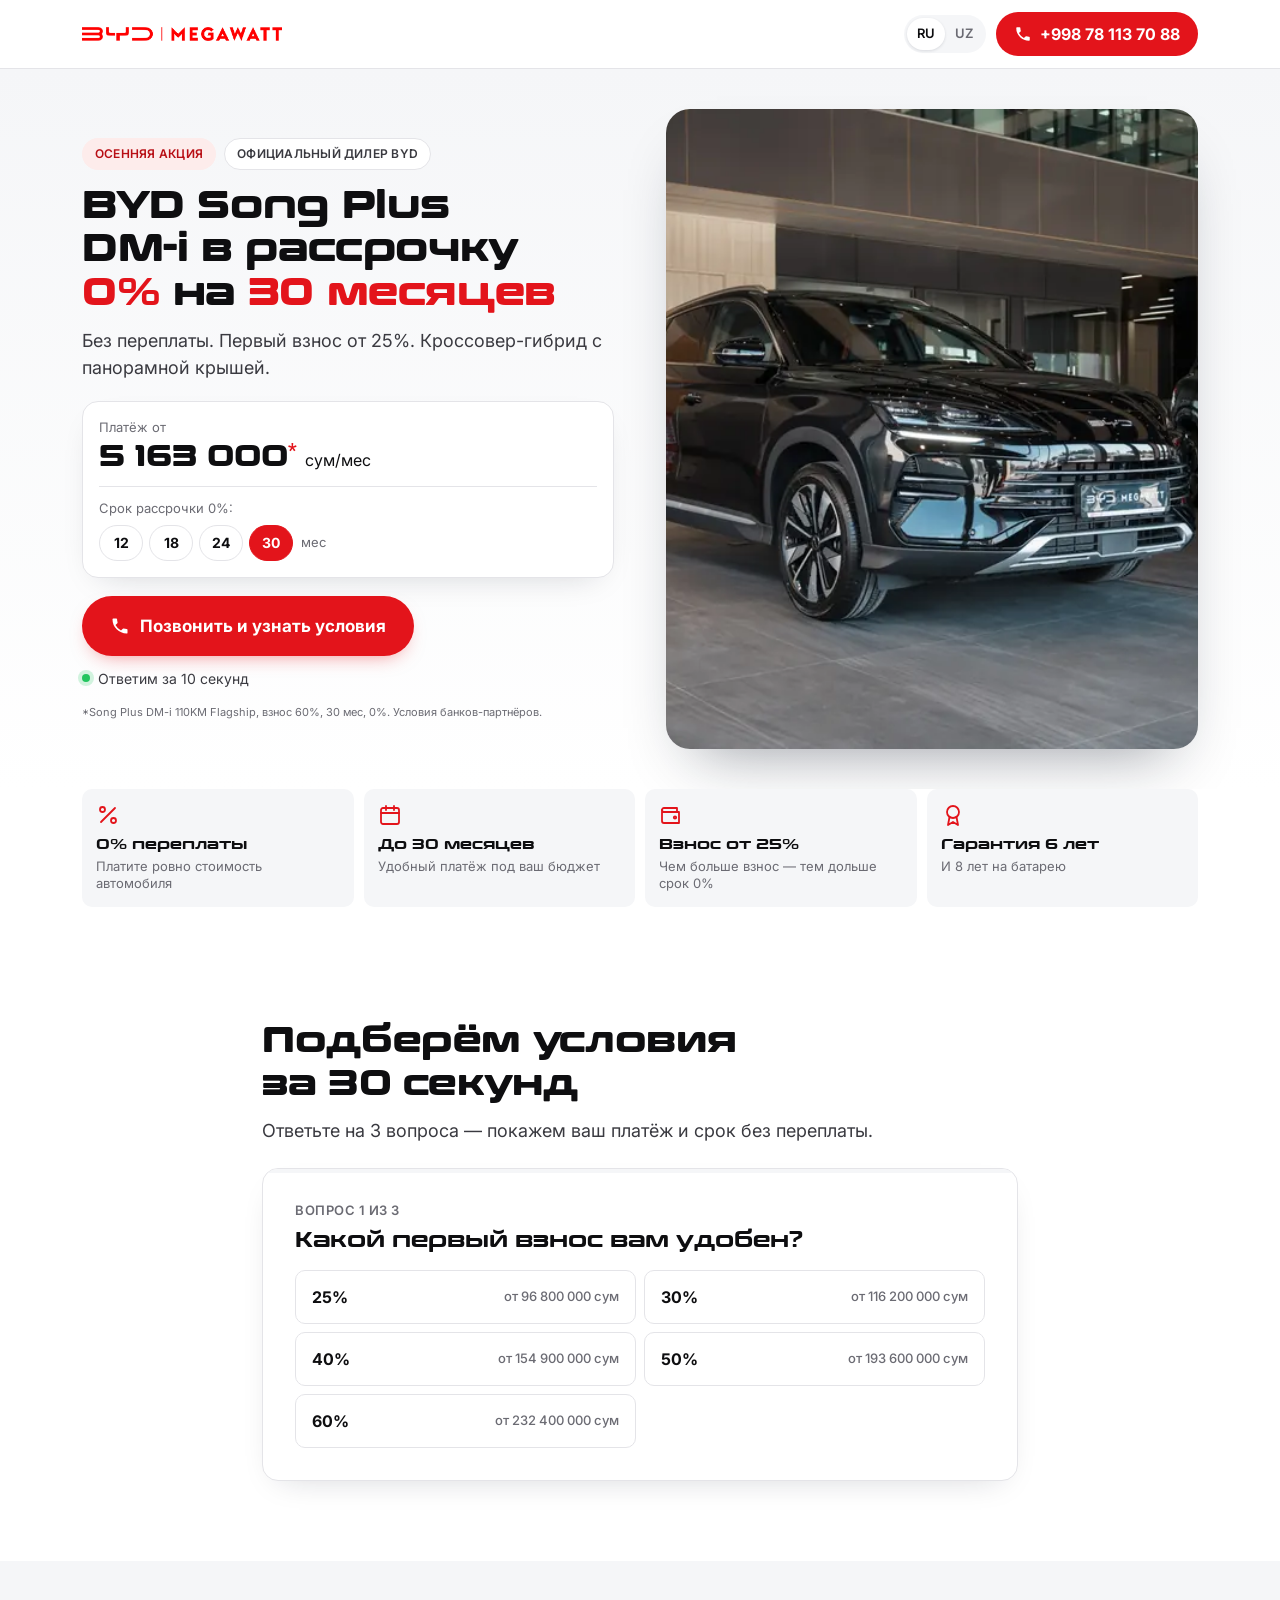
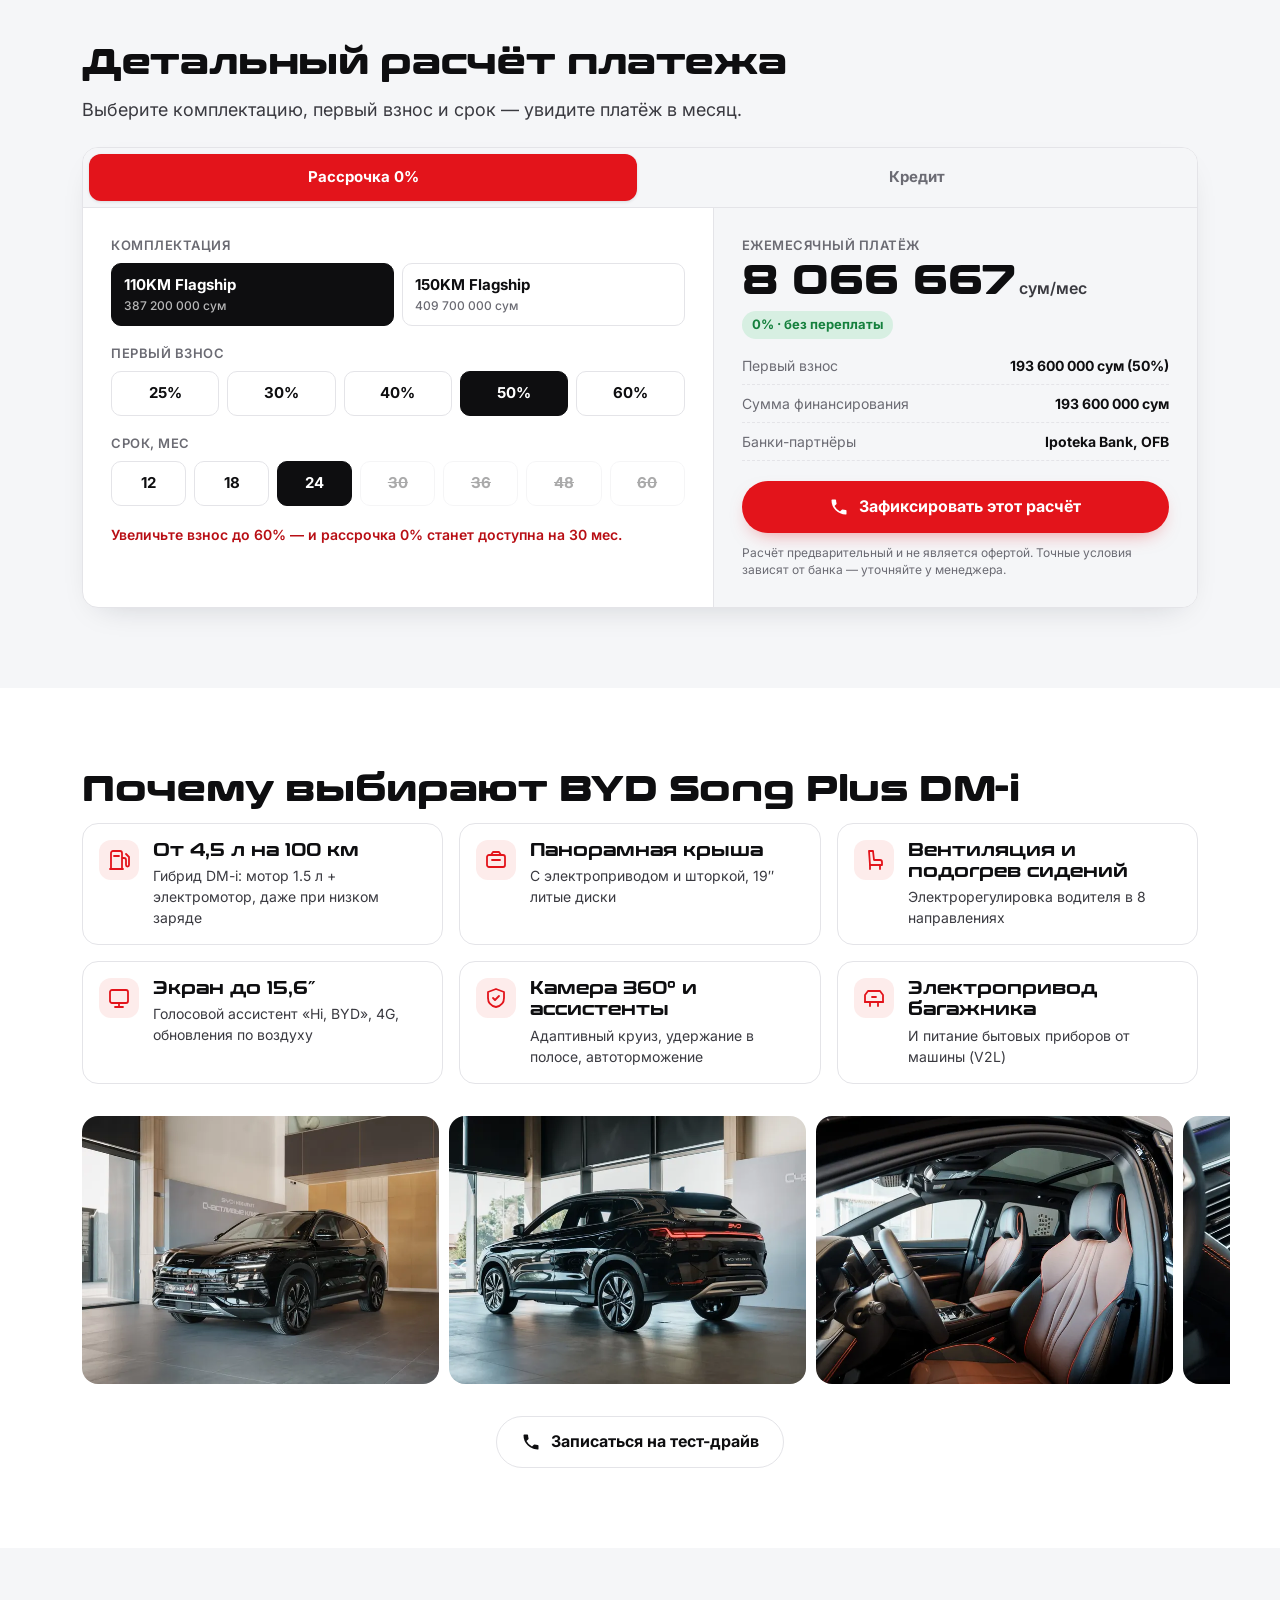
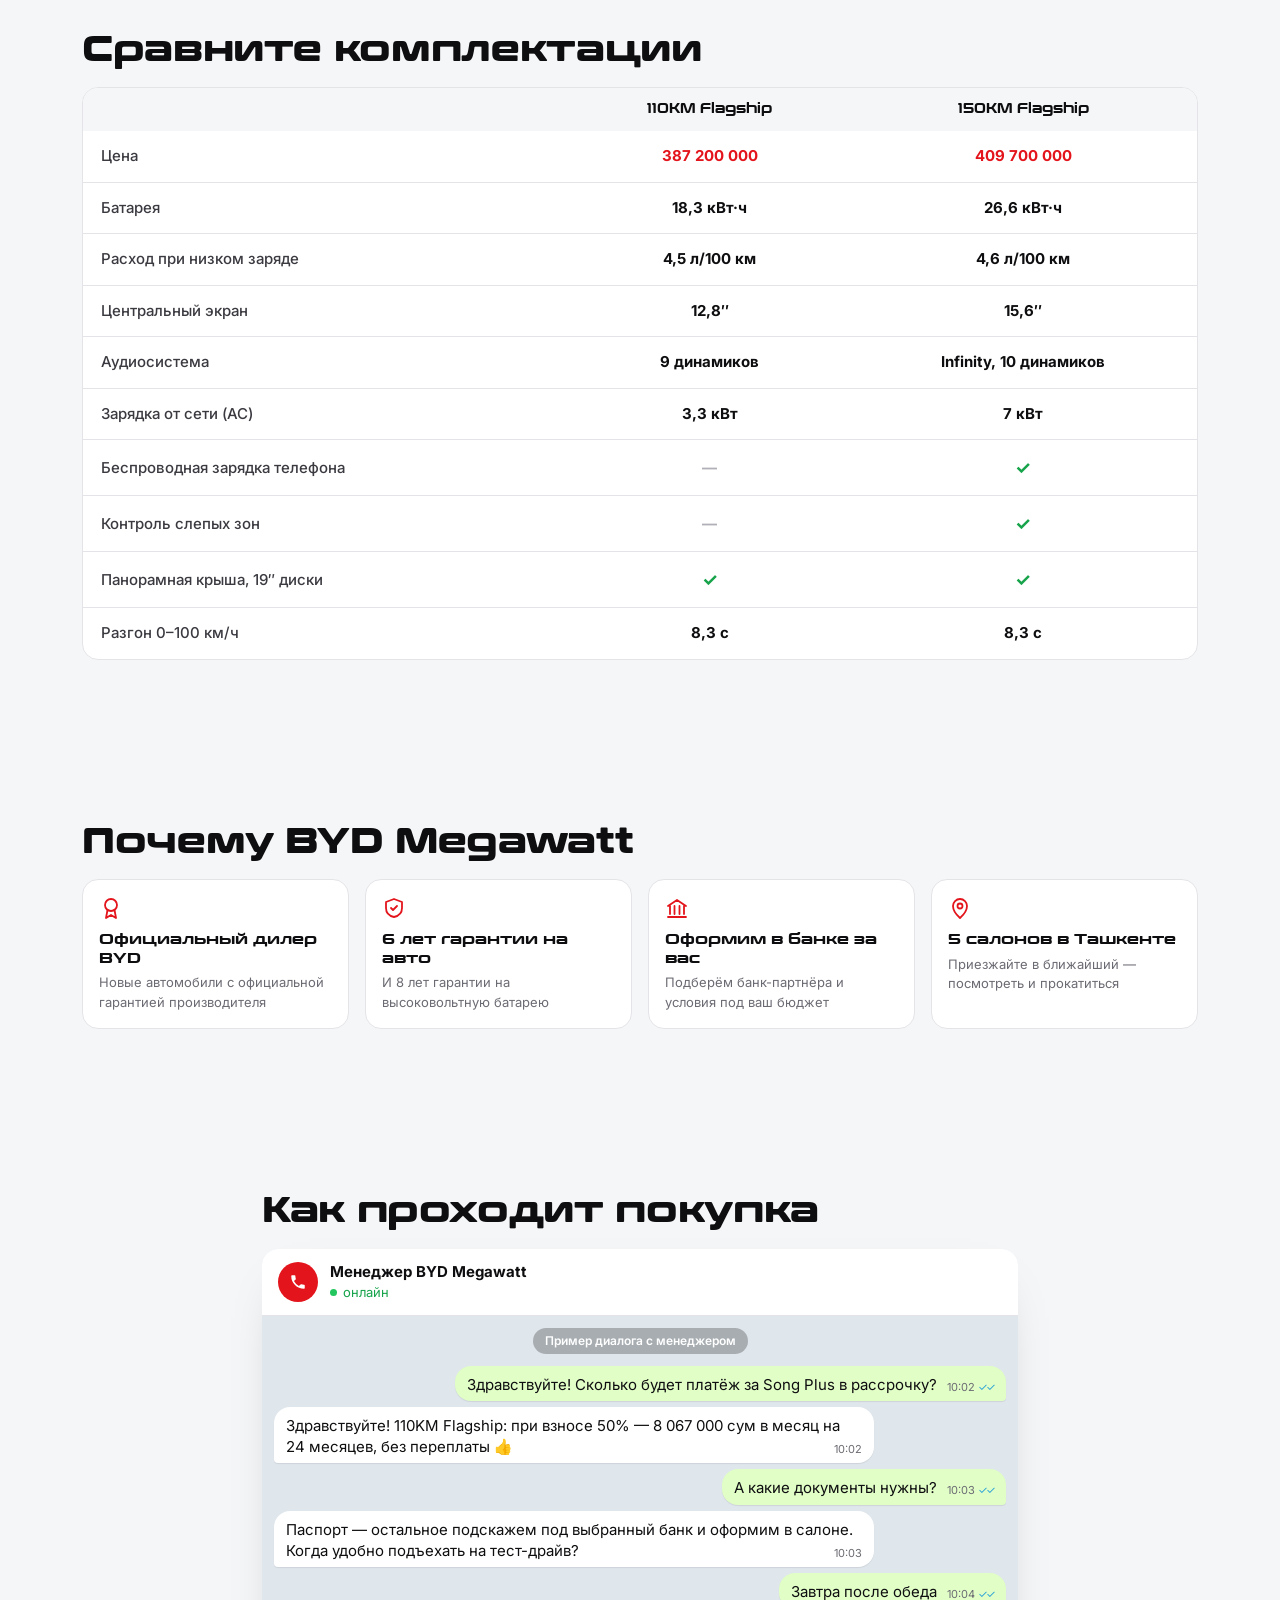
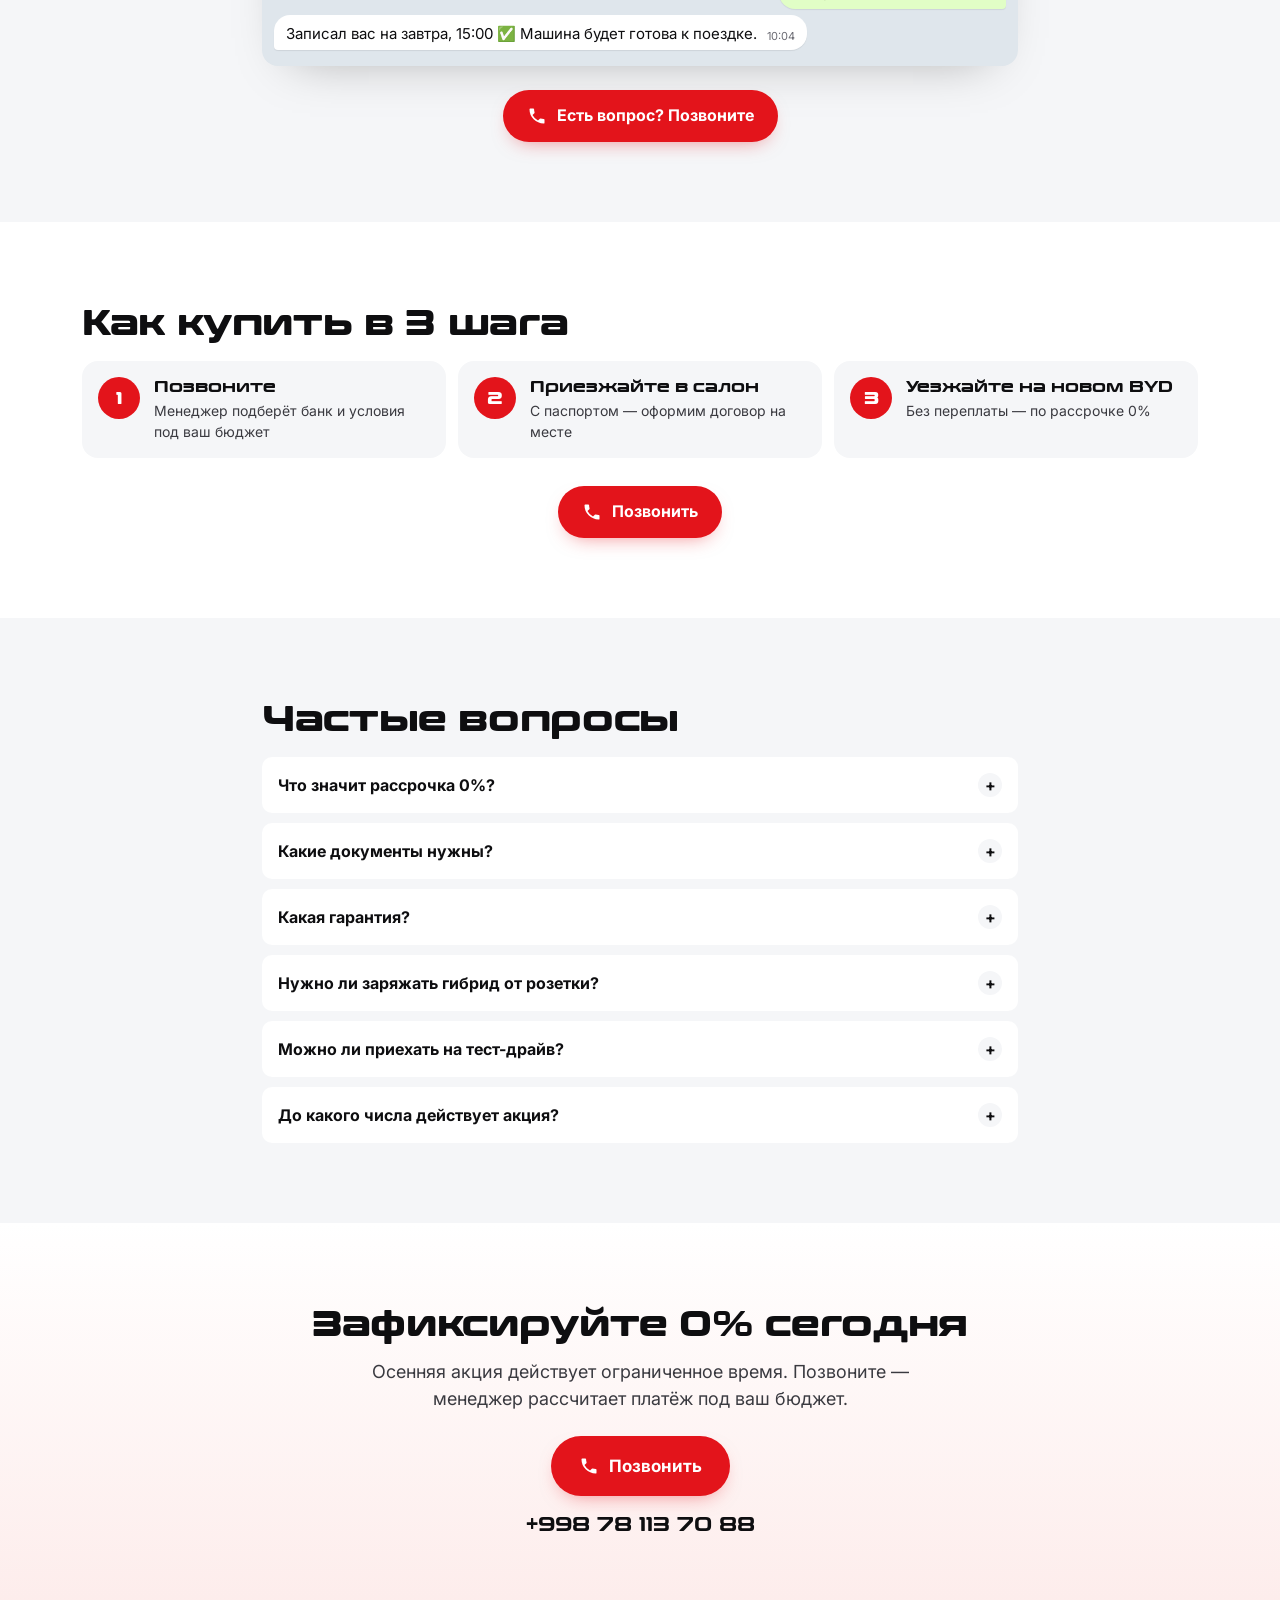
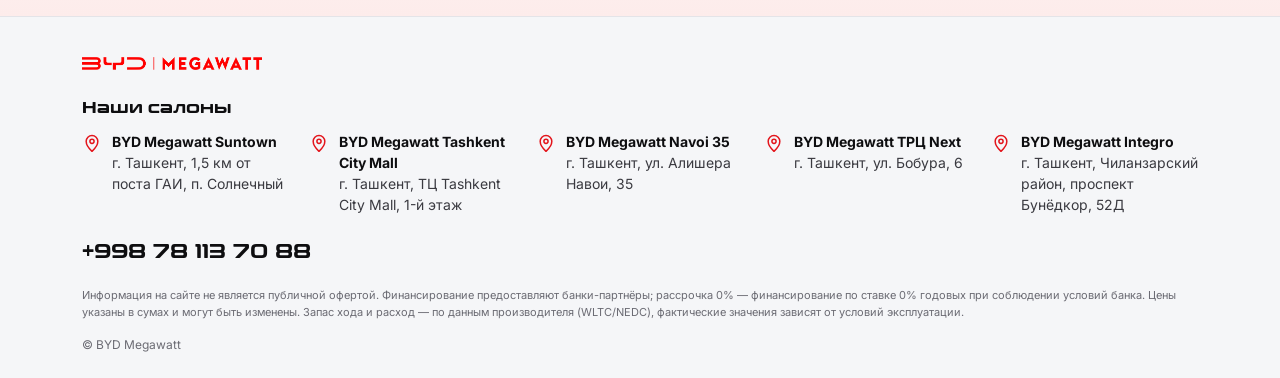
<file: song-plus/index.html>
<!doctype html>
<html lang="ru">
<head>
<meta charset="utf-8">
<meta name="viewport" content="width=device-width, initial-scale=1, viewport-fit=cover">
<title data-i18n="metaTitle">BYD Song Plus DM-i в рассрочку 0% до 30 месяцев — BYD Megawatt</title>
<meta name="description" data-i18n-content="metaDesc" content="BYD Song Plus DM-i Champion — кроссовер-гибрид от 4,5 л на 100 км. Рассрочка 0% до 30 месяцев, взнос от 25%. Официальный дилер BYD Megawatt в Ташкенте. Звоните: +998 78 113 70 88.">
<meta name="robots" content="index, follow">
<meta name="theme-color" content="#ffffff">
<meta name="format-detection" content="telephone=no">
<link rel="canonical" href="https://nematovbekk-beep.github.io/song-plus/">
<link rel="alternate" hreflang="ru" href="https://nematovbekk-beep.github.io/song-plus/">
<link rel="alternate" hreflang="uz" href="https://nematovbekk-beep.github.io/song-plus/?lang=uz">
<link rel="alternate" hreflang="x-default" href="https://nematovbekk-beep.github.io/song-plus/">
<meta property="og:url" content="https://nematovbekk-beep.github.io/song-plus/">
<meta property="og:type" content="website">
<meta property="og:site_name" content="BYD Megawatt">
<meta property="og:locale" content="ru_RU">
<meta property="og:locale:alternate" content="uz_UZ">
<meta property="og:title" data-i18n-content="metaTitle" content="BYD Song Plus DM-i в рассрочку 0% до 30 месяцев — BYD Megawatt">
<meta property="og:description" data-i18n-content="metaDesc" content="BYD Song Plus DM-i Champion — кроссовер-гибрид от 4,5 л на 100 км. Рассрочка 0% до 30 месяцев, взнос от 25%. Официальный дилер BYD Megawatt в Ташкенте. Звоните: +998 78 113 70 88.">
<meta property="og:image" content="https://nematovbekk-beep.github.io/assets/img/og/song-plus.jpg">
<meta property="og:image:width" content="1200">
<meta property="og:image:height" content="630">
<meta name="twitter:card" content="summary_large_image">
<meta name="twitter:title" data-i18n-content="metaTitle" content="BYD Song Plus DM-i в рассрочку 0% до 30 месяцев — BYD Megawatt">
<meta name="twitter:description" data-i18n-content="metaDesc" content="BYD Song Plus DM-i Champion — кроссовер-гибрид от 4,5 л на 100 км. Рассрочка 0% до 30 месяцев, взнос от 25%. Официальный дилер BYD Megawatt в Ташкенте. Звоните: +998 78 113 70 88.">
<meta name="twitter:image" content="https://nematovbekk-beep.github.io/assets/img/og/song-plus.jpg">
<link rel="icon" href="../assets/img/brand/favicon.png" type="image/png">
<link rel="apple-touch-icon" href="../assets/img/brand/apple-touch-icon.png">
<link rel="preload" as="image" href="../assets/img/song-plus/1-1200.webp" imagesrcset="../assets/img/song-plus/1-800.webp 800w, ../assets/img/song-plus/1-1200.webp 1200w, ../assets/img/song-plus/1-1600.webp 1600w" imagesizes="(min-width: 900px) 55vw, 100vw">
<link rel="preconnect" href="https://fonts.googleapis.com">
<link rel="preconnect" href="https://fonts.gstatic.com" crossorigin>
<link rel="stylesheet" href="https://fonts.googleapis.com/css2?family=Inter:wght@400;500;600;700&display=swap">
<link rel="preload" href="../assets/fonts/conthrax-hv.woff2" as="font" type="font/woff2" crossorigin>
<link rel="stylesheet" href="../assets/css/style.css">
<script type="application/ld+json">[{"@context": "https://schema.org", "@type": "AutoDealer", "name": "BYD Megawatt", "description": "Официальный дилер BYD в Ташкенте", "telephone": "+998781137088", "url": "https://nematovbekk-beep.github.io", "logo": "https://nematovbekk-beep.github.io/assets/img/brand/logo-red.png", "areaServed": "Tashkent", "department": [{"@type": "AutoDealer", "name": "BYD Megawatt Suntown", "telephone": "+998781137088", "address": {"@type": "PostalAddress", "streetAddress": "г. Ташкент, 1,5 км от поста ГАИ, п. Солнечный", "addressLocality": "Ташкент", "addressCountry": "UZ"}}, {"@type": "AutoDealer", "name": "BYD Megawatt Tashkent City Mall", "telephone": "+998781137088", "address": {"@type": "PostalAddress", "streetAddress": "г. Ташкент, ТЦ Tashkent City Mall, 1-й этаж", "addressLocality": "Ташкент", "addressCountry": "UZ"}}, {"@type": "AutoDealer", "name": "BYD Megawatt Navoi 35", "telephone": "+998781137088", "address": {"@type": "PostalAddress", "streetAddress": "г. Ташкент, ул. Алишера Навои, 35", "addressLocality": "Ташкент", "addressCountry": "UZ"}}, {"@type": "AutoDealer", "name": "BYD Megawatt ТРЦ Next", "telephone": "+998781137088", "address": {"@type": "PostalAddress", "streetAddress": "г. Ташкент, ул. Бобура, 6", "addressLocality": "Ташкент", "addressCountry": "UZ"}}, {"@type": "AutoDealer", "name": "BYD Megawatt Integro", "telephone": "+998781137088", "address": {"@type": "PostalAddress", "streetAddress": "г. Ташкент, Чиланзарский район, проспект Бунёдкор, 52Д", "addressLocality": "Ташкент", "addressCountry": "UZ"}}]}, {"@context": "https://schema.org", "@type": "Car", "name": "BYD Song Plus DM-i", "brand": {"@type": "Brand", "name": "BYD"}, "image": "https://nematovbekk-beep.github.io/assets/img/og/song-plus.jpg", "offers": [{"@type": "Offer", "name": "BYD Song Plus DM-i 110KM Flagship", "price": 387200000, "priceCurrency": "UZS", "availability": "https://schema.org/InStock", "seller": {"@type": "AutoDealer", "name": "BYD Megawatt"}}, {"@type": "Offer", "name": "BYD Song Plus DM-i 150KM Flagship", "price": 409700000, "priceCurrency": "UZS", "availability": "https://schema.org/InStock", "seller": {"@type": "AutoDealer", "name": "BYD Megawatt"}}]}]</script>
<script>window.SITE={"phone": "+998781137088", "gtm_id": "", "ga4_id": "", "fb_pixel_id": "", "ym_id": ""};window.MODEL="song-plus";</script>
<script src="../assets/js/analytics.js"></script>
</head>
<body>
<header class="top">
  <div class="wrap top__in">
    <a class="top__home" href="https://byd.megawatt.uz/" target="_blank" rel="noopener" data-site="header"><img class="top__logo" src="../assets/img/brand/logo-red.png" width="705" height="49" alt="BYD Megawatt"></a>
    <div class="top__right">
      <div class="lang" role="group" aria-label="Язык / Til">
        <button type="button" data-lang="ru" aria-pressed="true">RU</button>
        <button type="button" data-lang="uz" aria-pressed="false">UZ</button>
      </div>
      <a class="top__call" href="tel:+998781137088" data-call="header"><svg viewBox="0 0 24 24" aria-hidden="true"><path d="M6.6 10.8a15.2 15.2 0 0 0 6.6 6.6l2.2-2.2a1 1 0 0 1 1-.25 11.4 11.4 0 0 0 3.6.57 1 1 0 0 1 1 1V20a1 1 0 0 1-1 1A17 17 0 0 1 3 4a1 1 0 0 1 1-1h3.5a1 1 0 0 1 1 1c0 1.25.2 2.45.57 3.57a1 1 0 0 1-.25 1z"/></svg><span>+998 78 113 70 88</span></a>
    </div>
  </div>
</header>

<main>
<section class="hero">
  <div class="hero__media"><img class="hero__img" src="../assets/img/song-plus/1-1200.webp" srcset="../assets/img/song-plus/1-800.webp 800w, ../assets/img/song-plus/1-1200.webp 1200w, ../assets/img/song-plus/1-1600.webp 1600w" sizes="(min-width: 900px) 55vw, 100vw" width="1200" height="900" alt="BYD Song Plus DM-i" fetchpriority="high"></div>
  <div class="wrap hero__in">
    <div class="hero__text">
      <p class="chips"><span class="chip chip--red" data-i18n="promo">Осенняя акция</span><span class="chip" data-i18n="dealer">Официальный дилер BYD</span></p>
      <h1 class="hero__title" data-i18n="heroTitle">BYD Song Plus <span class='nw'>DM-i</span> в&nbsp;рассрочку <em>0%</em> на&nbsp;<em>30&nbsp;месяцев</em></h1>
      <p class="hero__sub" data-i18n="heroSub">Без переплаты. Первый взнос от 25%. Кроссовер-гибрид с панорамной крышей.</p>
      <div class="hero__price">
        <span class="hero__price-label" data-i18n="payFrom">Платёж от</span>
        <strong><span data-hero-pay>5 163 000</span><sup>*</sup></strong>
        <span data-i18n="perMonth">сум/мес</span>
        <div class="hero__terms" data-hero-terms>
          <span class="hero__terms-label" data-i18n="pickTerm">Срок рассрочки 0%:</span>
          <div class="hero__chips"><button type="button" data-term="12" aria-pressed="false">12</button><button type="button" data-term="18" aria-pressed="false">18</button><button type="button" data-term="24" aria-pressed="false">24</button><button type="button" data-term="30" aria-pressed="true">30</button><span class="hero__chips-mo" data-i18n="moShort">мес</span></div>
        </div>
      </div>
      <a class="btn btn--red btn--xl" href="tel:+998781137088" data-call="hero"><svg viewBox="0 0 24 24" aria-hidden="true"><path d="M6.6 10.8a15.2 15.2 0 0 0 6.6 6.6l2.2-2.2a1 1 0 0 1 1-.25 11.4 11.4 0 0 0 3.6.57 1 1 0 0 1 1 1V20a1 1 0 0 1-1 1A17 17 0 0 1 3 4a1 1 0 0 1 1-1h3.5a1 1 0 0 1 1 1c0 1.25.2 2.45.57 3.57a1 1 0 0 1-.25 1z"/></svg><span data-i18n="heroCta">Позвонить и узнать условия</span></a>
      <p class="hero__note"><i class="dot"></i><span data-i18n="heroNote">Ответим за 10 секунд</span></p>
      <p class="hero__foot" data-i18n="heroFoot">*Song Plus DM-i 110KM Flagship, взнос 60%, 30 мес, 0%. Условия банков-партнёров.</p>
    </div>
  </div>
</section>

<section class="benefits" aria-label="Преимущества">
  <div class="wrap">
    <ul class="benefits__list">
      <li><svg viewBox="0 0 24 24" aria-hidden="true"><path d="M19 5 5 19"/><circle cx="6.5" cy="6.5" r="2.5"/><circle cx="17.5" cy="17.5" r="2.5"/></svg><div><b data-i18n="b1t">0% переплаты</b><span data-i18n="b1d">Платите ровно стоимость автомобиля</span></div></li>
      <li><svg viewBox="0 0 24 24" aria-hidden="true"><rect x="3" y="5" width="18" height="16" rx="2"/><path d="M3 10h18M8 3v4M16 3v4"/></svg><div><b data-i18n="b2t">До 30 месяцев</b><span data-i18n="b2d">Удобный платёж под ваш бюджет</span></div></li>
      <li><svg viewBox="0 0 24 24" aria-hidden="true"><path d="M3 7a2 2 0 0 1 2-2h13v4"/><path d="M3 7v11a2 2 0 0 0 2 2h15V9H5a2 2 0 0 1-2-2z"/><circle cx="16" cy="14.5" r="1.2"/></svg><div><b data-i18n="b3t">Взнос от 25%</b><span data-i18n="b3d">Чем больше взнос — тем дольше срок 0%</span></div></li>
      <li><svg viewBox="0 0 24 24" aria-hidden="true"><circle cx="12" cy="9" r="6"/><path d="m8.5 14-1.5 8 5-3 5 3-1.5-8"/></svg><div><b data-i18n="b4t">Гарантия 6 лет</b><span data-i18n="b4d">И 8 лет на батарею</span></div></li>
    </ul>
  </div>
</section>

<section class="section" id="quiz">
  <div class="wrap wrap--narrow">
    <h2 class="h2" data-i18n="quizTitle">Подберём условия за 30 секунд</h2>
    <p class="lead" data-i18n="quizLead">Ответьте на 3 вопроса — покажем ваш платёж и срок без переплаты.</p>
    <div class="quiz" data-quiz>
      <div class="quiz__bar"><i data-quiz-bar></i></div>
      <div class="quiz__step" data-step="1">
        <p class="quiz__n" data-quiz-n="1"></p>
        <h3 class="quiz__q" data-i18n="qq1">Какой первый взнос вам удобен?</h3>
        <div class="quiz__opts"><button type="button" data-a="25">25%<small><span data-i18n="fromPre">от </span>96 800 000&nbsp;<span data-i18n="sumFrom">сум</span></small></button><button type="button" data-a="30">30%<small><span data-i18n="fromPre">от </span>116 200 000&nbsp;<span data-i18n="sumFrom">сум</span></small></button><button type="button" data-a="40">40%<small><span data-i18n="fromPre">от </span>154 900 000&nbsp;<span data-i18n="sumFrom">сум</span></small></button><button type="button" data-a="50">50%<small><span data-i18n="fromPre">от </span>193 600 000&nbsp;<span data-i18n="sumFrom">сум</span></small></button><button type="button" data-a="60">60%<small><span data-i18n="fromPre">от </span>232 400 000&nbsp;<span data-i18n="sumFrom">сум</span></small></button></div>
      </div>
      <div class="quiz__step" data-step="2" hidden>
        <p class="quiz__n" data-quiz-n="2"></p>
        <h3 class="quiz__q" data-i18n="qq2">Какой платёж в месяц комфортен?</h3>
        <div class="quiz__opts">
          <button type="button" data-a="5000000" data-i18n="qq2a">до 5 млн сум</button>
          <button type="button" data-a="8000000" data-i18n="qq2b">5–8 млн сум</button>
          <button type="button" data-a="12000000" data-i18n="qq2c">8–12 млн сум</button>
          <button type="button" data-a="999000000" data-i18n="qq2d">больше 12 млн сум</button>
        </div>
        <button type="button" class="quiz__back" data-back data-i18n="quizBack">Назад</button>
      </div>
      <div class="quiz__step" data-step="3" hidden>
        <p class="quiz__n" data-quiz-n="3"></p>
        <h3 class="quiz__q" data-i18n="qq3">Когда планируете покупку?</h3>
        <div class="quiz__opts">
          <button type="button" data-a="now" data-i18n="qq3a">В этом месяце</button>
          <button type="button" data-a="soon" data-i18n="qq3b">В ближайшие 1–3 месяца</button>
          <button type="button" data-a="later" data-i18n="qq3c">Пока присматриваюсь</button>
        </div>
        <button type="button" class="quiz__back" data-back data-i18n="quizBack">Назад</button>
      </div>
      <div class="quiz__result" data-step="result" hidden>
        <p class="quiz__n" data-i18n="quizResult">Ваш вариант</p>
        <p class="quiz__fit" data-q-out="fit"></p>
        <p class="quiz__trim" data-q-out="trim"></p>
        <p class="quiz__pay"><strong data-q-out="pay"></strong> <span data-i18n="perMonth">сум/мес</span></p>
        <dl class="calc__dl">
          <div><dt data-i18n="downSum">Первый взнос</dt><dd data-q-out="down"></dd></div>
          <div><dt data-i18n="quizTerm">Срок</dt><dd data-q-out="term"></dd></div>
          <div><dt data-i18n="rate">Ставка</dt><dd data-q-out="rate"></dd></div>
        </dl>
        <a class="btn btn--red btn--block" href="tel:+998781137088" data-call="quiz"><svg viewBox="0 0 24 24" aria-hidden="true"><path d="M6.6 10.8a15.2 15.2 0 0 0 6.6 6.6l2.2-2.2a1 1 0 0 1 1-.25 11.4 11.4 0 0 0 3.6.57 1 1 0 0 1 1 1V20a1 1 0 0 1-1 1A17 17 0 0 1 3 4a1 1 0 0 1 1-1h3.5a1 1 0 0 1 1 1c0 1.25.2 2.45.57 3.57a1 1 0 0 1-.25 1z"/></svg><span data-i18n="quizCta">Позвонить и закрепить вариант</span></a>
        <p class="quiz__after" data-q-out="after"></p>
        <button type="button" class="quiz__back" data-restart data-i18n="quizRestart">Пройти заново</button>
      </div>
    </div>
  </div>
</section>

<section class="section section--grey" id="calc">
  <div class="wrap">
    <h2 class="h2" data-i18n="calcTitle">Детальный расчёт платежа</h2>
    <p class="lead" data-i18n="calcLead">Выберите комплектацию, первый взнос и срок — увидите платёж в месяц.</p>
    <div class="calc" data-calc>
      <script type="application/json" data-calc-data>{"model": "BYD Song Plus <span class='nw'>DM-i</span>", "terms": [12, 18, 24, 30, 36, 48, 60], "downs": [25, 30, 40, 50, 60], "trims": [{"id": "110", "name": "110KM Flagship", "price": 387200000, "rates": [[0, 3, 6.5, 10.5, 10.8, 12.4, 13.2], [0, 1.4, 5, 9, 9.5, 11.2, 12.2], [0, 0, 1.9, 6, 6.9, 9.2, 10.3], [0, 0, 0, 2.3, 3.6, 6.2, 7.7], [0, 0, 0, 0, 0.5, 1.6, 3.5]], "banks": ["Ipoteka Bank", "OFB"]}, {"id": "150", "name": "150KM Flagship", "price": 409700000, "rates": [[0, 3, 6.5, 10.5, 10.8, 12.4, 13.2], [0, 1.4, 5, 9, 9.5, 11.2, 12.2], [0, 0, 1.9, 6, 6.9, 9.2, 10.3], [0, 0, 0, 2.3, 3.6, 6.2, 7.7], [0, 0, 0, 0, 0.5, 1.6, 3.5]], "banks": ["Ipoteka Bank", "OFB"]}]}</script>
      <div class="calc__tabs" role="tablist">
        <button type="button" role="tab" data-mode="inst" aria-selected="true"><span data-i18n="tabInst">Рассрочка 0%</span></button>
        <button type="button" role="tab" data-mode="credit" aria-selected="false"><span data-i18n="tabCredit">Кредит</span></button>
      </div>
      <div class="calc__body">
        <div class="calc__inputs">
          <fieldset class="calc__group"><legend data-i18n="trim">Комплектация</legend><div class="seg seg--trim" data-trims></div></fieldset>
          <fieldset class="calc__group"><legend data-i18n="down">Первый взнос</legend><div class="seg" data-downs></div></fieldset>
          <fieldset class="calc__group"><legend data-i18n="term">Срок, мес</legend><div class="seg seg--terms" data-terms></div></fieldset>
          <p class="calc__hint" data-hint></p>
        </div>
        <div class="calc__result">
          <p class="calc__label" data-i18n="monthly">Ежемесячный платёж</p>
          <p class="calc__pay"><strong data-out="pay">—</strong> <span data-i18n="perMonth">сум/мес</span></p>
          <p class="calc__badge" data-out="badge"></p>
          <dl class="calc__dl">
            <div><dt data-i18n="downSum">Первый взнос</dt><dd data-out="down"></dd></div>
            <div><dt data-i18n="loanSum">Сумма финансирования</dt><dd data-out="loan"></dd></div>
            <div data-credit-only hidden><dt data-i18n="rate">Ставка</dt><dd data-out="rate"></dd></div>
            <div data-credit-only hidden><dt data-i18n="overpay">Переплата</dt><dd data-out="over"></dd></div>
            <div><dt data-i18n="banks">Банки-партнёры</dt><dd data-out="banks"></dd></div>
          </dl>
          <a class="btn btn--red btn--block" href="tel:+998781137088" data-call="calc"><svg viewBox="0 0 24 24" aria-hidden="true"><path d="M6.6 10.8a15.2 15.2 0 0 0 6.6 6.6l2.2-2.2a1 1 0 0 1 1-.25 11.4 11.4 0 0 0 3.6.57 1 1 0 0 1 1 1V20a1 1 0 0 1-1 1A17 17 0 0 1 3 4a1 1 0 0 1 1-1h3.5a1 1 0 0 1 1 1c0 1.25.2 2.45.57 3.57a1 1 0 0 1-.25 1z"/></svg><span data-i18n="calcCta">Зафиксировать этот расчёт</span></a>
          <p class="calc__note" data-i18n="calcNote">Расчёт предварительный и не является офертой. Точные условия зависят от банка — уточняйте у менеджера.</p>
        </div>
      </div>
    </div>
  </div>
</section>

<section class="section" id="features">
  <div class="wrap">
    <h2 class="h2" data-i18n="featTitle">Почему выбирают BYD Song Plus <span class='nw'>DM-i</span></h2>
    <ul class="feats"><li class="feat"><svg viewBox="0 0 24 24" aria-hidden="true"><path d="M4 21V5a2 2 0 0 1 2-2h7a2 2 0 0 1 2 2v16M3 21h13M7 8h5M15 10h2a2 2 0 0 1 2 2v5a1.5 1.5 0 0 0 3 0V9l-3-3"/></svg><div><h3 data-i18n="f1t">От 4,5 л на 100 км</h3><p data-i18n="f1d">Гибрид DM-i: мотор 1.5 л + электромотор, даже при низком заряде</p></div></li><li class="feat"><svg viewBox="0 0 24 24" aria-hidden="true"><rect x="3" y="7" width="18" height="12" rx="2"/><path d="M7 7l2-3h6l2 3"/><path d="M8 12h8"/></svg><div><h3 data-i18n="f2t">Панорамная крыша</h3><p data-i18n="f2d">С электроприводом и шторкой, 19″ литые диски</p></div></li><li class="feat"><svg viewBox="0 0 24 24" aria-hidden="true"><path d="M7 3h4l1 9h6a2 2 0 0 1 2 2v3H8z"/><path d="M8 17v4M18 17v4"/></svg><div><h3 data-i18n="f3t">Вентиляция и подогрев сидений</h3><p data-i18n="f3d">Электрорегулировка водителя в 8 направлениях</p></div></li><li class="feat"><svg viewBox="0 0 24 24" aria-hidden="true"><rect x="3" y="4" width="18" height="13" rx="2"/><path d="M8 21h8M12 17v4"/></svg><div><h3 data-i18n="f4t">Экран до 15,6″</h3><p data-i18n="f4d">Голосовой ассистент «Hi, BYD», 4G, обновления по воздуху</p></div></li><li class="feat"><svg viewBox="0 0 24 24" aria-hidden="true"><path d="M12 3 4 6v6c0 5 3.5 8 8 9 4.5-1 8-4 8-9V6z"/><path d="m9 12 2 2 4-4"/></svg><div><h3 data-i18n="f5t">Камера 360° и ассистенты</h3><p data-i18n="f5d">Адаптивный круиз, удержание в полосе, автоторможение</p></div></li><li class="feat"><svg viewBox="0 0 24 24" aria-hidden="true"><path d="M3 16V9l3-4h12l3 4v7z"/><path d="M3 16h18M8 20v-4M16 20v-4M10 11h4"/></svg><div><h3 data-i18n="f6t">Электропривод багажника</h3><p data-i18n="f6d">И питание бытовых приборов от машины (V2L)</p></div></li></ul>
  </div>
  <ul class="gallery" aria-label="Фото"><li><img class="" src="../assets/img/song-plus/2-1200.webp" srcset="../assets/img/song-plus/2-800.webp 800w, ../assets/img/song-plus/2-1200.webp 1200w, ../assets/img/song-plus/2-1600.webp 1600w" sizes="(min-width: 900px) 33vw, 85vw" width="1200" height="900" alt="BYD Song Plus DM-i" loading="lazy" decoding="async"></li><li><img class="" src="../assets/img/song-plus/3-1200.webp" srcset="../assets/img/song-plus/3-800.webp 800w, ../assets/img/song-plus/3-1200.webp 1200w, ../assets/img/song-plus/3-1600.webp 1600w" sizes="(min-width: 900px) 33vw, 85vw" width="1200" height="900" alt="BYD Song Plus DM-i" loading="lazy" decoding="async"></li><li><img class="" src="../assets/img/song-plus/4-1200.webp" srcset="../assets/img/song-plus/4-800.webp 800w, ../assets/img/song-plus/4-1200.webp 1200w, ../assets/img/song-plus/4-1600.webp 1600w" sizes="(min-width: 900px) 33vw, 85vw" width="1200" height="900" alt="BYD Song Plus DM-i" loading="lazy" decoding="async"></li><li><img class="" src="../assets/img/song-plus/5-1200.webp" srcset="../assets/img/song-plus/5-800.webp 800w, ../assets/img/song-plus/5-1200.webp 1200w, ../assets/img/song-plus/5-1600.webp 1600w" sizes="(min-width: 900px) 33vw, 85vw" width="1200" height="900" alt="BYD Song Plus DM-i" loading="lazy" decoding="async"></li><li><img class="" src="../assets/img/song-plus/6-1200.webp" srcset="../assets/img/song-plus/6-800.webp 800w, ../assets/img/song-plus/6-1200.webp 1200w, ../assets/img/song-plus/6-1600.webp 1600w" sizes="(min-width: 900px) 33vw, 85vw" width="1200" height="900" alt="BYD Song Plus DM-i" loading="lazy" decoding="async"></li><li><img class="" src="../assets/img/song-plus/7-1200.webp" srcset="../assets/img/song-plus/7-800.webp 800w, ../assets/img/song-plus/7-1200.webp 1200w, ../assets/img/song-plus/7-1600.webp 1600w" sizes="(min-width: 900px) 33vw, 85vw" width="1200" height="900" alt="BYD Song Plus DM-i" loading="lazy" decoding="async"></li><li><img class="" src="../assets/img/song-plus/8-1200.webp" srcset="../assets/img/song-plus/8-800.webp 800w, ../assets/img/song-plus/8-1200.webp 1200w, ../assets/img/song-plus/8-1600.webp 1600w" sizes="(min-width: 900px) 33vw, 85vw" width="1200" height="900" alt="BYD Song Plus DM-i" loading="lazy" decoding="async"></li><li><img class="" src="../assets/img/song-plus/9-1200.webp" srcset="../assets/img/song-plus/9-800.webp 800w, ../assets/img/song-plus/9-1200.webp 1200w, ../assets/img/song-plus/9-1600.webp 1600w" sizes="(min-width: 900px) 33vw, 85vw" width="1200" height="900" alt="BYD Song Plus DM-i" loading="lazy" decoding="async"></li><li><img class="" src="../assets/img/song-plus/10-1200.webp" srcset="../assets/img/song-plus/10-800.webp 800w, ../assets/img/song-plus/10-1200.webp 1200w, ../assets/img/song-plus/10-1600.webp 1600w" sizes="(min-width: 900px) 33vw, 85vw" width="1200" height="900" alt="BYD Song Plus DM-i" loading="lazy" decoding="async"></li></ul>
  <div class="wrap center"><a class="btn btn--outline" href="tel:+998781137088" data-call="testdrive"><svg viewBox="0 0 24 24" aria-hidden="true"><path d="M6.6 10.8a15.2 15.2 0 0 0 6.6 6.6l2.2-2.2a1 1 0 0 1 1-.25 11.4 11.4 0 0 0 3.6.57 1 1 0 0 1 1 1V20a1 1 0 0 1-1 1A17 17 0 0 1 3 4a1 1 0 0 1 1-1h3.5a1 1 0 0 1 1 1c0 1.25.2 2.45.57 3.57a1 1 0 0 1-.25 1z"/></svg><span data-i18n="testDrive">Записаться на тест-драйв</span></a></div>
</section>

<section class="section section--grey" id="compare">
  <div class="wrap">
    <h2 class="h2" data-i18n="compareTitle">Сравните комплектации</h2>
    <div class="compare-wrap"><table class="compare"><thead><tr><th></th><th scope="col">110KM Flagship</th><th scope="col">150KM Flagship</th></tr></thead><tbody><tr class="compare__price"><th scope="row" data-i18n="price">Цена</th><td>387 200 000</td><td>409 700 000</td></tr><tr><th scope="row" data-i18n="cmp0">Батарея</th><td data-i18n="cmp0a">18,3 кВт·ч</td><td data-i18n="cmp0b">26,6 кВт·ч</td></tr><tr><th scope="row" data-i18n="cmp1">Расход при низком заряде</th><td data-i18n="cmp1a">4,5 л/100 км</td><td data-i18n="cmp1b">4,6 л/100 км</td></tr><tr><th scope="row" data-i18n="cmp2">Центральный экран</th><td data-i18n="cmp2a">12,8″</td><td data-i18n="cmp2b">15,6″</td></tr><tr><th scope="row" data-i18n="cmp3">Аудиосистема</th><td data-i18n="cmp3a">9 динамиков</td><td data-i18n="cmp3b">Infinity, 10 динамиков</td></tr><tr><th scope="row" data-i18n="cmp4">Зарядка от сети (AC)</th><td data-i18n="cmp4a">3,3 кВт</td><td data-i18n="cmp4b">7 кВт</td></tr><tr><th scope="row" data-i18n="cmp5">Беспроводная зарядка телефона</th><td class="no">—</td><td class="yes">✓</td></tr><tr><th scope="row" data-i18n="cmp6">Контроль слепых зон</th><td class="no">—</td><td class="yes">✓</td></tr><tr><th scope="row" data-i18n="cmp7">Панорамная крыша, 19″ диски</th><td class="yes">✓</td><td class="yes">✓</td></tr><tr><th scope="row" data-i18n="cmp8">Разгон 0–100 км/ч</th><td data-i18n="cmp8a">8,3 с</td><td data-i18n="cmp8b">8,3 с</td></tr></tbody></table></div>
  </div>
</section>



<section class="section section--dark" id="why">
  <div class="wrap">
    <h2 class="h2" data-i18n="whyTitle">Почему BYD Megawatt</h2>
    <ul class="why">
      <li><svg viewBox="0 0 24 24" aria-hidden="true"><circle cx="12" cy="9" r="6"/><path d="m8.5 14-1.5 8 5-3 5 3-1.5-8"/></svg><b data-i18n="w1t">Официальный дилер BYD</b><span data-i18n="w1d">Новые автомобили с официальной гарантией производителя</span></li>
      <li><svg viewBox="0 0 24 24" aria-hidden="true"><path d="M12 3 4 6v6c0 5 3.5 8 8 9 4.5-1 8-4 8-9V6z"/><path d="m9 12 2 2 4-4"/></svg><b data-i18n="w2t">6 лет гарантии на авто</b><span data-i18n="w2d">И 8 лет гарантии на высоковольтную батарею</span></li>
      <li><svg viewBox="0 0 24 24" aria-hidden="true"><path d="M3 10 12 4l9 6M5 10v8M9.5 10v8M14.5 10v8M19 10v8M3 21h18"/></svg><b data-i18n="w3t">Оформим в банке за вас</b><span data-i18n="w3d">Подберём банк-партнёра и условия под ваш бюджет</span></li>
      <li><svg viewBox="0 0 24 24" aria-hidden="true"><path d="M12 22s7-6.2 7-12a7 7 0 1 0-14 0c0 5.8 7 12 7 12z"/><circle cx="12" cy="10" r="2.5"/></svg><b data-i18n="w4t">5 салонов в Ташкенте</b><span data-i18n="w4d">Приезжайте в ближайший — посмотреть и прокатиться</span></li>
    </ul>
  </div>
</section>

<section class="section section--grey" id="chat">
  <div class="wrap wrap--narrow">
    <h2 class="h2" data-i18n="chatTitle">Как проходит покупка</h2>
    <div class="chat">
      <div class="chat__head"><span class="chat__ava"><svg viewBox="0 0 24 24" aria-hidden="true"><path d="M6.6 10.8a15.2 15.2 0 0 0 6.6 6.6l2.2-2.2a1 1 0 0 1 1-.25 11.4 11.4 0 0 0 3.6.57 1 1 0 0 1 1 1V20a1 1 0 0 1-1 1A17 17 0 0 1 3 4a1 1 0 0 1 1-1h3.5a1 1 0 0 1 1 1c0 1.25.2 2.45.57 3.57a1 1 0 0 1-.25 1z"/></svg></span>
        <div><b data-i18n="chatManager">Менеджер BYD Megawatt</b><small><i class="dot"></i><span data-i18n="chatOnline">онлайн</span></small></div></div>
      <p class="chat__label" data-i18n="chatLabel">Пример диалога с менеджером</p>
      <div class="chat__body"><div class="msg msg--me"><p data-i18n="c1">Здравствуйте! Сколько будет платёж за Song Plus в рассрочку?</p><time>10:02<i>✓✓</i></time></div><div class="msg msg--them"><p data-i18n="c2">Здравствуйте! 110KM Flagship: при взносе 50% — 8 067 000 сум в месяц на 24 месяцев, без переплаты 👍</p><time>10:02</time></div><div class="msg msg--me"><p data-i18n="c3">А какие документы нужны?</p><time>10:03<i>✓✓</i></time></div><div class="msg msg--them"><p data-i18n="c4">Паспорт — остальное подскажем под выбранный банк и оформим в салоне. Когда удобно подъехать на тест-драйв?</p><time>10:03</time></div><div class="msg msg--me"><p data-i18n="c5">Завтра после обеда</p><time>10:04<i>✓✓</i></time></div><div class="msg msg--them"><p data-i18n="c6">Записал вас на завтра, 15:00 ✅ Машина будет готова к поездке.</p><time>10:04</time></div></div>
    </div>
    <div class="center"><a class="btn btn--red" href="tel:+998781137088" data-call="chat"><svg viewBox="0 0 24 24" aria-hidden="true"><path d="M6.6 10.8a15.2 15.2 0 0 0 6.6 6.6l2.2-2.2a1 1 0 0 1 1-.25 11.4 11.4 0 0 0 3.6.57 1 1 0 0 1 1 1V20a1 1 0 0 1-1 1A17 17 0 0 1 3 4a1 1 0 0 1 1-1h3.5a1 1 0 0 1 1 1c0 1.25.2 2.45.57 3.57a1 1 0 0 1-.25 1z"/></svg><span data-i18n="chatCta">Есть вопрос? Позвоните</span></a></div>
  </div>
</section>

<section class="section" id="steps">
  <div class="wrap">
    <h2 class="h2" data-i18n="stepsTitle">Как купить в 3 шага</h2>
    <ol class="steps">
      <li><b data-i18n="s1t">Позвоните</b><span data-i18n="s1d">Менеджер подберёт банк и условия под ваш бюджет</span></li>
      <li><b data-i18n="s2t">Приезжайте в салон</b><span data-i18n="s2d">С паспортом — оформим договор на месте</span></li>
      <li><b data-i18n="s3t">Уезжайте на новом BYD</b><span data-i18n="s3d">Без переплаты — по рассрочке 0%</span></li>
    </ol>
    <div class="center"><a class="btn btn--red" href="tel:+998781137088" data-call="steps"><svg viewBox="0 0 24 24" aria-hidden="true"><path d="M6.6 10.8a15.2 15.2 0 0 0 6.6 6.6l2.2-2.2a1 1 0 0 1 1-.25 11.4 11.4 0 0 0 3.6.57 1 1 0 0 1 1 1V20a1 1 0 0 1-1 1A17 17 0 0 1 3 4a1 1 0 0 1 1-1h3.5a1 1 0 0 1 1 1c0 1.25.2 2.45.57 3.57a1 1 0 0 1-.25 1z"/></svg><span data-i18n="call">Позвонить</span></a></div>
  </div>
</section>

<section class="section section--grey" id="faq">
  <div class="wrap wrap--narrow">
    <h2 class="h2" data-i18n="faqTitle">Частые вопросы</h2>
    <div class="faq"><details class="faq__item"><summary data-i18n="q1">Что значит рассрочка 0%?</summary><p data-i18n="a1">Вы платите только стоимость автомобиля — без процентов. Срок рассрочки 0% зависит от первого взноса: чем больше взнос, тем дольше срок. Посчитайте в калькуляторе выше.</p></details><details class="faq__item"><summary data-i18n="q2">Какие документы нужны?</summary><p data-i18n="a2">Для оформления нужен паспорт (ID-карта). Точный список зависит от выбранного банка — менеджер подскажет по телефону.</p></details><details class="faq__item"><summary data-i18n="q3">Какая гарантия?</summary><p data-i18n="a3">6 лет на автомобиль и 8 лет на высоковольтную батарею. Обслуживание — у официального дилера BYD Megawatt.</p></details><details class="faq__item"><summary data-i18n="q4">Нужно ли заряжать гибрид от розетки?</summary><p data-i18n="a4">Не обязательно. DM-i заряжает батарею на ходу — от двигателя и при торможении. Зарядка от розетки просто позволит больше ездить на электричестве и экономить на топливе.</p></details><details class="faq__item"><summary data-i18n="q5">Можно ли приехать на тест-драйв?</summary><p data-i18n="a5">Да. Позвоните — менеджер запишет вас на удобное время в ближайший салон.</p></details><details class="faq__item"><summary data-i18n="q6">До какого числа действует акция?</summary><p data-i18n="a6">Осенняя акция действует ограниченное время. О её завершении банк объявит отдельно — актуальные условия уточняйте по телефону.</p></details></div>
  </div>
</section>

<section class="final">
  <div class="wrap final__in">
    <h2 class="h2" data-i18n="finalTitle">Зафиксируйте 0% сегодня</h2>
    <p class="lead" data-i18n="finalText">Осенняя акция действует ограниченное время. Позвоните — менеджер рассчитает платёж под ваш бюджет.</p>
    <a class="btn btn--red btn--xl" href="tel:+998781137088" data-call="final"><svg viewBox="0 0 24 24" aria-hidden="true"><path d="M6.6 10.8a15.2 15.2 0 0 0 6.6 6.6l2.2-2.2a1 1 0 0 1 1-.25 11.4 11.4 0 0 0 3.6.57 1 1 0 0 1 1 1V20a1 1 0 0 1-1 1A17 17 0 0 1 3 4a1 1 0 0 1 1-1h3.5a1 1 0 0 1 1 1c0 1.25.2 2.45.57 3.57a1 1 0 0 1-.25 1z"/></svg><span data-i18n="call">Позвонить</span></a>
    <a class="final__phone" href="tel:+998781137088" data-call="final-phone">+998 78 113 70 88</a>
  </div>
</section>
</main>

<footer class="foot">
  <div class="wrap">
    <a href="https://byd.megawatt.uz/" target="_blank" rel="noopener" data-site="footer"><img class="foot__logo" src="../assets/img/brand/logo-red.png" width="705" height="49" alt="BYD Megawatt" loading="lazy"></a>
    <h2 class="foot__h" data-i18n="addrTitle">Наши салоны</h2>
    <ul class="addr"><li><svg viewBox="0 0 24 24" aria-hidden="true"><path d="M12 22s7-6.2 7-12a7 7 0 1 0-14 0c0 5.8 7 12 7 12z"/><circle cx="12" cy="10" r="2.5"/></svg><div><b>BYD Megawatt Suntown</b><span data-i18n="addr0">г. Ташкент, 1,5 км от поста ГАИ, п. Солнечный</span></div></li><li><svg viewBox="0 0 24 24" aria-hidden="true"><path d="M12 22s7-6.2 7-12a7 7 0 1 0-14 0c0 5.8 7 12 7 12z"/><circle cx="12" cy="10" r="2.5"/></svg><div><b>BYD Megawatt Tashkent City Mall</b><span data-i18n="addr1">г. Ташкент, ТЦ Tashkent City Mall, 1-й этаж</span></div></li><li><svg viewBox="0 0 24 24" aria-hidden="true"><path d="M12 22s7-6.2 7-12a7 7 0 1 0-14 0c0 5.8 7 12 7 12z"/><circle cx="12" cy="10" r="2.5"/></svg><div><b>BYD Megawatt Navoi 35</b><span data-i18n="addr2">г. Ташкент, ул. Алишера Навои, 35</span></div></li><li><svg viewBox="0 0 24 24" aria-hidden="true"><path d="M12 22s7-6.2 7-12a7 7 0 1 0-14 0c0 5.8 7 12 7 12z"/><circle cx="12" cy="10" r="2.5"/></svg><div><b>BYD Megawatt ТРЦ Next</b><span data-i18n="addr3">г. Ташкент, ул. Бобура, 6</span></div></li><li><svg viewBox="0 0 24 24" aria-hidden="true"><path d="M12 22s7-6.2 7-12a7 7 0 1 0-14 0c0 5.8 7 12 7 12z"/><circle cx="12" cy="10" r="2.5"/></svg><div><b>BYD Megawatt Integro</b><span data-i18n="addr4">г. Ташкент, Чиланзарский район, проспект Бунёдкор, 52Д</span></div></li></ul>
    <p class="foot__phone"><a href="tel:+998781137088" data-call="footer">+998 78 113 70 88</a></p>
    <p class="foot__legal" data-i18n="legal">Информация на сайте не является публичной офертой. Финансирование предоставляют банки-партнёры; рассрочка 0% — финансирование по ставке 0% годовых при соблюдении условий банка. Цены указаны в сумах и могут быть изменены. Запас хода и расход — по данным производителя (WLTC/NEDC), фактические значения зависят от условий эксплуатации.</p>
    <p class="foot__copy">© BYD Megawatt</p>
  </div>
</footer>

<div class="sticky"><a class="btn btn--red btn--block" href="tel:+998781137088" data-call="sticky"><svg viewBox="0 0 24 24" aria-hidden="true"><path d="M6.6 10.8a15.2 15.2 0 0 0 6.6 6.6l2.2-2.2a1 1 0 0 1 1-.25 11.4 11.4 0 0 0 3.6.57 1 1 0 0 1 1 1V20a1 1 0 0 1-1 1A17 17 0 0 1 3 4a1 1 0 0 1 1-1h3.5a1 1 0 0 1 1 1c0 1.25.2 2.45.57 3.57a1 1 0 0 1-.25 1z"/></svg><span data-i18n="callShort">Позвонить · 0%</span></a></div>

<script type="application/json" id="i18n">{"ru": {"call": "Позвонить", "callShort": "Позвонить · 0%", "dealer": "Официальный дилер BYD", "promo": "Осенняя акция", "heroCta": "Позвонить и узнать условия", "heroNote": "Ответим за 10 секунд", "payFrom": "Платёж от", "perMonth": "сум/мес", "b1t": "0% переплаты", "b1d": "Платите ровно стоимость автомобиля", "b3t": "Взнос от 25%", "b3d": "Чем больше взнос — тем дольше срок 0%", "b4t": "Гарантия 6 лет", "b4d": "И 8 лет на батарею", "calcTitle": "Детальный расчёт платежа", "calcLead": "Выберите комплектацию, первый взнос и срок — увидите платёж в месяц.", "tabInst": "Рассрочка 0%", "tabCredit": "Кредит", "trim": "Комплектация", "down": "Первый взнос", "term": "Срок, мес", "monthly": "Ежемесячный платёж", "downSum": "Первый взнос", "loanSum": "Сумма финансирования", "rate": "Ставка", "overpay": "Переплата", "noOverpay": "без переплаты", "sum": "сум", "mo": "мес", "hintUp": "Увеличьте взнос до {p}% — и рассрочка 0% станет доступна на {m} мес.", "hintMax": "Максимальный срок рассрочки 0% при этом взносе — {m} мес. Дольше — во вкладке «Кредит».", "banks": "Банки-партнёры", "calcCta": "Зафиксировать этот расчёт", "calcNote": "Расчёт предварительный и не является офертой. Точные условия зависят от банка — уточняйте у менеджера.", "testDrive": "Записаться на тест-драйв", "compareTitle": "Сравните комплектации", "price": "Цена", "videoTitle": "Смотрите сами", "videoReview": "Обзор от Вадима Суцепина", "videoClient": "Отзыв владельца", "whyTitle": "Почему BYD Megawatt", "w1t": "Официальный дилер BYD", "w1d": "Новые автомобили с официальной гарантией производителя", "w2t": "6 лет гарантии на авто", "w2d": "И 8 лет гарантии на высоковольтную батарею", "w3t": "Оформим в банке за вас", "w3d": "Подберём банк-партнёра и условия под ваш бюджет", "w4t": "5 салонов в Ташкенте", "w4d": "Приезжайте в ближайший — посмотреть и прокатиться", "stepsTitle": "Как купить в 3 шага", "s1t": "Позвоните", "s1d": "Менеджер подберёт банк и условия под ваш бюджет", "s2t": "Приезжайте в салон", "s2d": "С паспортом — оформим договор на месте", "s3t": "Уезжайте на новом BYD", "s3d": "Без переплаты — по рассрочке 0%", "faqTitle": "Частые вопросы", "q1": "Что значит рассрочка 0%?", "a1": "Вы платите только стоимость автомобиля — без процентов. Срок рассрочки 0% зависит от первого взноса: чем больше взнос, тем дольше срок. Посчитайте в калькуляторе выше.", "q2": "Какие документы нужны?", "a2": "Для оформления нужен паспорт (ID-карта). Точный список зависит от выбранного банка — менеджер подскажет по телефону.", "q3": "Какая гарантия?", "a3": "6 лет на автомобиль и 8 лет на высоковольтную батарею. Обслуживание — у официального дилера BYD Megawatt.", "q4": "Нужно ли заряжать гибрид от розетки?", "a4": "Не обязательно. DM-i заряжает батарею на ходу — от двигателя и при торможении. Зарядка от розетки просто позволит больше ездить на электричестве и экономить на топливе.", "q5": "Можно ли приехать на тест-драйв?", "a5": "Да. Позвоните — менеджер запишет вас на удобное время в ближайший салон.", "q6": "До какого числа действует акция?", "a6": "Осенняя акция действует ограниченное время. О её завершении банк объявит отдельно — актуальные условия уточняйте по телефону.", "finalTitle": "Зафиксируйте 0% сегодня", "finalText": "Осенняя акция действует ограниченное время. Позвоните — менеджер рассчитает платёж под ваш бюджет.", "addrTitle": "Наши салоны", "legal": "Информация на сайте не является публичной офертой. Финансирование предоставляют банки-партнёры; рассрочка 0% — финансирование по ставке 0% годовых при соблюдении условий банка. Цены указаны в сумах и могут быть изменены. Запас хода и расход — по данным производителя (WLTC/NEDC), фактические значения зависят от условий эксплуатации.", "sTitleInst": "{model} в&nbsp;рассрочку <em>0%</em> на&nbsp;<em>{term}&nbsp;{months}</em>", "sSubInst": "Без переплаты. Первый взнос от {down}%. {tail}", "sFootInst": "*{trim}, взнос {down}%, {term} мес, 0%. Условия банков-партнёров.", "sTitleDown": "{model}: первый взнос <em>{down}%</em> и&nbsp;рассрочка <em>0%</em>", "sSubDown": "Без переплаты — до {term}&nbsp;{months}. {tail}", "sTitleCredit": "{model} в&nbsp;кредит на&nbsp;<em>{term}&nbsp;{months}</em>", "sSubCredit": "Ставка от {rate}% при взносе {down}%. {tail}", "sFootCredit": "*{trim}, взнос {down}%, {term} мес, ставка {rate}%. Условия банков-партнёров.", "monthsFew": "месяца", "monthsMany": "месяцев", "chatTitle": "Как проходит покупка", "chatLabel": "Пример диалога с менеджером", "chatManager": "Менеджер BYD Megawatt", "chatOnline": "онлайн", "c3": "А какие документы нужны?", "c4": "Паспорт — остальное подскажем под выбранный банк и оформим в салоне. Когда удобно подъехать на тест-драйв?", "c5": "Завтра после обеда", "c6": "Записал вас на завтра, 15:00 ✅ Машина будет готова к поездке.", "chatCta": "Есть вопрос? Позвоните", "reviewsTitle": "Отзывы владельцев", "pickTerm": "Срок рассрочки 0%:", "moShort": "мес", "fromPre": "от ", "sumFrom": "сум", "quizTitle": "Подберём условия за 30 секунд", "quizLead": "Ответьте на 3 вопроса — покажем ваш платёж и срок без переплаты.", "quizStep": "Вопрос {n} из 3", "qq1": "Какой первый взнос вам удобен?", "qq2": "Какой платёж в месяц комфортен?", "qq2a": "до 5 млн сум", "qq2b": "5–8 млн сум", "qq2c": "8–12 млн сум", "qq2d": "больше 12 млн сум", "qq3": "Когда планируете покупку?", "qq3a": "В этом месяце", "qq3b": "В ближайшие 1–3 месяца", "qq3c": "Пока присматриваюсь", "quizBack": "Назад", "quizResult": "Ваш вариант", "quizFits": "Укладывается в ваш бюджет", "quizClosest": "Ближайший к вашему бюджету вариант", "quizTerm": "Срок", "quizCta": "Позвонить и закрепить вариант", "quizHot": "Менеджер проверит наличие и забронирует условия акции за вами.", "quizCold": "Позвоните, если остались вопросы, — расчёт ни к чему не обязывает.", "quizRestart": "Пройти заново", "calcTitle2": "Детальный расчёт", "choose": "Выберите модель", "more": "Подробнее", "yes": "✓", "no": "—", "metaTitle": "BYD Song Plus DM-i в рассрочку 0% до 30 месяцев — BYD Megawatt", "metaDesc": "BYD Song Plus DM-i Champion — кроссовер-гибрид от 4,5 л на 100 км. Рассрочка 0% до 30 месяцев, взнос от 25%. Официальный дилер BYD Megawatt в Ташкенте. Звоните: +998 78 113 70 88.", "heroTitle": "BYD Song Plus <span class='nw'>DM-i</span> в&nbsp;рассрочку <em>0%</em> на&nbsp;<em>30&nbsp;месяцев</em>", "heroSub": "Без переплаты. Первый взнос от 25%. Кроссовер-гибрид с панорамной крышей.", "heroFoot": "*Song Plus DM-i 110KM Flagship, взнос 60%, 30 мес, 0%. Условия банков-партнёров.", "heroTail": "Кроссовер-гибрид с панорамной крышей.", "c1": "Здравствуйте! Сколько будет платёж за Song Plus в рассрочку?", "b2t": "До 30 месяцев", "b2d": "Удобный платёж под ваш бюджет", "featTitle": "Почему выбирают BYD Song Plus <span class='nw'>DM-i</span>", "f1t": "От 4,5 л на 100 км", "f1d": "Гибрид DM-i: мотор 1.5 л + электромотор, даже при низком заряде", "f2t": "Панорамная крыша", "f2d": "С электроприводом и шторкой, 19″ литые диски", "f3t": "Вентиляция и подогрев сидений", "f3d": "Электрорегулировка водителя в 8 направлениях", "f4t": "Экран до 15,6″", "f4d": "Голосовой ассистент «Hi, BYD», 4G, обновления по воздуху", "f5t": "Камера 360° и ассистенты", "f5d": "Адаптивный круиз, удержание в полосе, автоторможение", "f6t": "Электропривод багажника", "f6d": "И питание бытовых приборов от машины (V2L)", "cmp0a": "18,3 кВт·ч", "cmp0b": "26,6 кВт·ч", "cmp0": "Батарея", "cmp1a": "4,5 л/100 км", "cmp1b": "4,6 л/100 км", "cmp1": "Расход при низком заряде", "cmp2a": "12,8″", "cmp2b": "15,6″", "cmp2": "Центральный экран", "cmp3a": "9 динамиков", "cmp3b": "Infinity, 10 динамиков", "cmp3": "Аудиосистема", "cmp4a": "3,3 кВт", "cmp4b": "7 кВт", "cmp4": "Зарядка от сети (AC)", "cmp5": "Беспроводная зарядка телефона", "cmp6": "Контроль слепых зон", "cmp7": "Панорамная крыша, 19″ диски", "cmp8a": "8,3 с", "cmp8b": "8,3 с", "cmp8": "Разгон 0–100 км/ч", "addr0": "г. Ташкент, 1,5 км от поста ГАИ, п. Солнечный", "addr1": "г. Ташкент, ТЦ Tashkent City Mall, 1-й этаж", "addr2": "г. Ташкент, ул. Алишера Навои, 35", "addr3": "г. Ташкент, ул. Бобура, 6", "addr4": "г. Ташкент, Чиланзарский район, проспект Бунёдкор, 52Д", "c2": "Здравствуйте! 110KM Flagship: при взносе 50% — 8 067 000 сум в месяц на 24 месяцев, без переплаты 👍"}, "uz": {"call": "Qo‘ng‘iroq qilish", "callShort": "Qo‘ng‘iroq · 0%", "dealer": "BYD rasmiy dileri", "promo": "Kuzgi aksiya", "heroCta": "Qo‘ng‘iroq qilib, shartlarni bilish", "heroNote": "10 soniyada javob beramiz", "payFrom": "Oylik to‘lov — eng kami", "perMonth": "so‘m/oy", "b1t": "0% ortiqcha to‘lov", "b1d": "Faqat avtomobil narxini to‘laysiz", "b3t": "Boshlang‘ich to‘lov 25% dan", "b3d": "To‘lov qancha ko‘p bo‘lsa, 0% muddati shuncha uzun", "b4t": "6 yil kafolat", "b4d": "Batareyaga esa 8 yil", "calcTitle": "To‘lovni batafsil hisoblash", "calcLead": "Komplektatsiya, boshlang‘ich to‘lov va muddatni tanlang — oylik to‘lovni ko‘rasiz.", "tabInst": "0% muddatli to‘lov", "tabCredit": "Kredit", "trim": "Komplektatsiya", "down": "Boshlang‘ich to‘lov", "term": "Muddat, oy", "monthly": "Oylik to‘lov", "downSum": "Boshlang‘ich to‘lov", "loanSum": "Moliyalashtirish summasi", "rate": "Stavka", "overpay": "Ortiqcha to‘lov", "noOverpay": "ortiqcha to‘lovsiz", "sum": "so‘m", "mo": "oy", "hintUp": "Boshlang‘ich to‘lovni {p}% gacha oshiring — 0% muddat {m} oyga uzayadi.", "hintMax": "Ushbu to‘lovda 0% muddatning eng ko‘pi — {m} oy. Uzoqroq muddat — «Kredit» bo‘limida.", "banks": "Hamkor banklar", "calcCta": "Ushbu hisob-kitobni band qilish", "calcNote": "Hisob-kitob taxminiy va oferta hisoblanmaydi. Aniq shartlar bankka bog‘liq — menejerdan aniqlang.", "testDrive": "Test-drayvga yozilish", "compareTitle": "Komplektatsiyalarni solishtiring", "price": "Narxi", "videoTitle": "O‘zingiz ko‘ring", "videoReview": "Vadim Sutsepin sharhi", "videoClient": "Egasining fikri", "whyTitle": "Nega BYD Megawatt", "w1t": "BYD rasmiy dileri", "w1d": "Ishlab chiqaruvchining rasmiy kafolati bilan yangi avtomobillar", "w2t": "Avtomobilga 6 yil kafolat", "w2d": "Yuqori voltli batareyaga esa 8 yil kafolat", "w3t": "Bankda biz rasmiylashtiramiz", "w3d": "Byudjetingizga mos hamkor bank va shartlarni tanlaymiz", "w4t": "Toshkentda 5 ta salon", "w4d": "Eng yaqiniga keling — ko‘rib, haydab ko‘ring", "stepsTitle": "3 qadamda xarid", "s1t": "Qo‘ng‘iroq qiling", "s1d": "Menejer byudjetingizga mos bank va shartlarni tanlaydi", "s2t": "Salonga keling", "s2d": "Pasport bilan — shartnomani joyida tuzamiz", "s3t": "Yangi BYD bilan qayting", "s3d": "Ortiqcha to‘lovsiz — 0% muddatli to‘lov bilan", "faqTitle": "Ko‘p beriladigan savollar", "q1": "0% muddatli to‘lov nima degani?", "a1": "Siz faqat avtomobil narxini to‘laysiz — foizsiz. 0% muddati boshlang‘ich to‘lovga bog‘liq: to‘lov qancha ko‘p bo‘lsa, muddat shuncha uzun. Yuqoridagi kalkulyatorda hisoblang.", "q2": "Qanday hujjatlar kerak?", "a2": "Rasmiylashtirish uchun pasport (ID-karta) kerak. Aniq ro‘yxat tanlangan bankka bog‘liq — menejer telefonda aytib beradi.", "q3": "Kafolat qanday?", "a3": "Avtomobilga 6 yil va yuqori voltli batareyaga 8 yil. Xizmat ko‘rsatish — BYD Megawatt rasmiy dilerida.", "q4": "Gibridni rozetkadan quvvatlash shartmi?", "a4": "Shart emas. DM-i batareyani yurish paytida — dvigateldan va tormozlashda quvvatlaydi. Rozetkadan quvvatlash esa elektrda ko‘proq yurish va yoqilg‘ini tejash imkonini beradi.", "q5": "Test-drayvga kelsa bo‘ladimi?", "a5": "Ha. Qo‘ng‘iroq qiling — menejer sizni qulay vaqtga eng yaqin salonga yozib qo‘yadi.", "q6": "Aksiya qachongacha amal qiladi?", "a6": "Kuzgi aksiya cheklangan muddatda amal qiladi. Tugashi alohida e’lon qilinadi — joriy shartlarni telefon orqali aniqlang.", "finalTitle": "0% ni bugun band qiling", "finalText": "Kuzgi aksiya cheklangan muddatda amal qiladi. Qo‘ng‘iroq qiling — menejer byudjetingizga mos to‘lovni hisoblaydi.", "addrTitle": "Bizning salonlar", "legal": "Saytdagi ma’lumotlar ommaviy oferta hisoblanmaydi. Moliyalashtirishni hamkor banklar taqdim etadi; 0% muddatli to‘lov — bank shartlariga rioya qilingan holda yillik 0% stavkali moliyalashtirish. Narxlar so‘mda ko‘rsatilgan va o‘zgarishi mumkin. Yurish masofasi va sarf — ishlab chiqaruvchi ma’lumotlari (WLTC/NEDC), haqiqiy ko‘rsatkichlar foydalanish sharoitiga bog‘liq.", "sTitleInst": "{model} — <em>{term}&nbsp;oy</em>ga <em>0%</em> muddatli to‘lov", "sSubInst": "Ortiqcha to‘lovsiz. Boshlang‘ich to‘lov {down}% dan. {tail}", "sFootInst": "*{trim}, {down}% boshlang‘ich to‘lov, {term} oy, 0%. Hamkor banklar shartlari.", "sTitleDown": "{model}: boshlang‘ich to‘lov <em>{down}%</em> va <em>0%</em> muddatli to‘lov", "sSubDown": "Ortiqcha to‘lovsiz — {term}&nbsp;oygacha. {tail}", "sTitleCredit": "{model} — <em>{term}&nbsp;oy</em>ga kredit", "sSubCredit": "{down}% boshlang‘ich to‘lovda stavka {rate}% dan. {tail}", "sFootCredit": "*{trim}, {down}% boshlang‘ich to‘lov, {term} oy, stavka {rate}%. Hamkor banklar shartlari.", "monthsFew": "oy", "monthsMany": "oy", "chatTitle": "Xarid qanday o‘tadi", "chatLabel": "Menejer bilan muloqot namunasi", "chatManager": "BYD Megawatt menejeri", "chatOnline": "onlayn", "c3": "Qanday hujjatlar kerak?", "c4": "Pasport — qolganini tanlangan bank bo‘yicha aytib, salonda rasmiylashtiramiz. Test-drayvga qachon kelish qulay?", "c5": "Ertaga tushdan keyin", "c6": "Sizni ertaga soat 15:00 ga yozdim ✅ Avtomobil sinovga tayyor bo‘ladi.", "chatCta": "Savol bormi? Qo‘ng‘iroq qiling", "reviewsTitle": "Egalarining fikrlari", "pickTerm": "0% muddati:", "moShort": "oy", "fromPre": "", "sumFrom": "so‘mdan", "quizTitle": "Shartlarni 30 soniyada tanlaymiz", "quizLead": "3 ta savolga javob bering — oylik to‘lov va ortiqcha to‘lovsiz muddatni ko‘rsatamiz.", "quizStep": "{n}-savol, jami 3 ta", "qq1": "Qancha boshlang‘ich to‘lov sizga qulay?", "qq2": "Oyiga qancha to‘lash qulay?", "qq2a": "5 mln so‘mgacha", "qq2b": "5–8 mln so‘m", "qq2c": "8–12 mln so‘m", "qq2d": "12 mln so‘mdan ko‘p", "qq3": "Xaridni qachon rejalashtiryapsiz?", "qq3a": "Shu oyda", "qq3b": "Yaqin 1–3 oy ichida", "qq3c": "Hozircha qarab yuribman", "quizBack": "Orqaga", "quizResult": "Sizning variantingiz", "quizFits": "Byudjetingizga mos keladi", "quizClosest": "Byudjetingizga eng yaqin variant", "quizTerm": "Muddat", "quizCta": "Qo‘ng‘iroq qilib, variantni band qilish", "quizHot": "Menejer mavjudligini tekshiradi va aksiya shartlarini siz uchun band qiladi.", "quizCold": "Savollar qolgan bo‘lsa, qo‘ng‘iroq qiling — hisob-kitob hech narsaga majbur qilmaydi.", "quizRestart": "Qaytadan boshlash", "calcTitle2": "Batafsil hisob-kitob", "choose": "Modelni tanlang", "more": "Batafsil", "yes": "✓", "no": "—", "metaTitle": "BYD Song Plus DM-i — 30 oygacha 0% muddatli to‘lov — BYD Megawatt", "metaDesc": "BYD Song Plus DM-i Champion — 100 km ga 4,5 l dan sarflaydigan krossover-gibrid. 30 oygacha 0% muddatli to‘lov, boshlang‘ich to‘lov 25% dan. Toshkentdagi BYD Megawatt rasmiy dileri. Qo‘ng‘iroq qiling: +998 78 113 70 88.", "heroTitle": "BYD Song Plus <span class='nw'>DM-i</span> — <em>30&nbsp;oygacha</em> <em>0%</em> muddatli to‘lov", "heroSub": "Ortiqcha to‘lovsiz. Boshlang‘ich to‘lov 25% dan. Panorama tomli krossover-gibrid.", "heroFoot": "*Song Plus DM-i 110KM Flagship, 60% boshlang‘ich to‘lov, 30 oy, 0%. Hamkor banklar shartlari.", "heroTail": "Panorama tomli krossover-gibrid.", "c1": "Assalomu alaykum! Song Plus muddatli to‘lovga oyiga qancha bo‘ladi?", "b2t": "30 oygacha", "b2d": "Byudjetingizga mos qulay to‘lov", "featTitle": "Nega BYD Song Plus <span class='nw'>DM-i</span> tanlashadi", "f1t": "100 km ga 4,5 l dan", "f1d": "DM-i gibrid: 1.5 l dvigatel + elektromotor, hatto past quvvatda ham", "f2t": "Panorama tom", "f2d": "Elektr yuritmali va pardali, 19″ quyma disklar", "f3t": "O‘rindiqlar ventilyatsiyasi va isitgichi", "f3d": "Haydovchi o‘rindig‘i 8 yo‘nalishda elektr sozlanadi", "f4t": "15,6″ gacha ekran", "f4d": "«Hi, BYD» ovozli yordamchisi, 4G, havo orqali yangilanish", "f5t": "360° kamera va yordamchilar", "f5d": "Adaptiv kruiz, qatorni ushlab turish, avtotormoz", "f6t": "Yukxona eshigi elektr yuritmali", "f6d": "Va maishiy qurilmalarni avtomobildan quvvatlash (V2L)", "cmp0a": "18,3 kVt·soat", "cmp0b": "26,6 kVt·soat", "cmp0": "Batareya", "cmp1a": "4,5 l/100 km", "cmp1b": "4,6 l/100 km", "cmp1": "Past quvvatdagi sarf", "cmp2a": "12,8″", "cmp2b": "15,6″", "cmp2": "Markaziy ekran", "cmp3a": "9 ta dinamik", "cmp3b": "Infinity, 10 ta dinamik", "cmp3": "Audiotizim", "cmp4a": "3,3 kVt", "cmp4b": "7 kVt", "cmp4": "Tarmoqdan quvvatlash (AC)", "cmp5": "Telefonni simsiz quvvatlash", "cmp6": "Ko‘r zonalar nazorati", "cmp7": "Panorama tom, 19″ disklar", "cmp8a": "8,3 s", "cmp8b": "8,3 s", "cmp8": "0–100 km/soat tezlanish", "addr0": "Toshkent sh., YPX postidan 1,5 km, Solnechniy", "addr1": "Toshkent sh., Tashkent City Mall SM, 1-qavat", "addr2": "Toshkent sh., Alisher Navoiy ko‘chasi, 35", "addr3": "Toshkent sh., Bobur ko‘chasi, 6", "addr4": "Toshkent sh., Chilonzor tumani, Bunyodkor shoh ko‘chasi, 52D", "c2": "Assalomu alaykum! 110KM Flagship: 50% boshlang‘ich to‘lovda — oyiga 8 067 000 so‘m, 24 oy, ortiqcha to‘lovsiz 👍"}}</script>
<script src="../assets/js/app.js" defer></script>
</body>
</html>
</file>
<file: assets/css/style.css>
/* BYD Megawatt — лендинг. Mobile-first. */
:root {
  --red: #e3141b;
  --red-dark: #b80e14;
  --red-soft: #fdeceb;
  --ink: #0e0e10;
  --ink-2: #3a3a40;
  --muted: #6b6b73;
  --line: #e4e4e8;
  --bg: #ffffff;
  --grey: #f5f6f8;
  --card: #ffffff;
  --shadow: 0 12px 32px -18px rgba(16, 24, 40, .22);
  --dark: #0e0e10;
  --dark-2: #1a1a1e;
  --radius: 16px;
  --radius-sm: 10px;
  --head: "Conthrax", "Arial Black", system-ui, sans-serif;
  --body: "Inter", system-ui, -apple-system, "Segoe UI", Roboto, Arial, sans-serif;
  --gutter: 16px;
  --top-h: 56px;
}

@font-face { font-family: "Conthrax"; src: url("../fonts/conthrax-sb.woff2") format("woff2"); font-weight: 600; font-style: normal; font-display: swap; }
@font-face { font-family: "Conthrax"; src: url("../fonts/conthrax-bd.woff2") format("woff2"); font-weight: 700; font-style: normal; font-display: swap; }
@font-face { font-family: "Conthrax"; src: url("../fonts/conthrax-hv.woff2") format("woff2"); font-weight: 800; font-style: normal; font-display: swap; }

*, *::before, *::after { box-sizing: border-box; }
.nw { white-space: nowrap; }
html { -webkit-text-size-adjust: 100%; scroll-behavior: smooth; scroll-padding-top: var(--top-h); }
body {
  margin: 0;
  font: 400 16px/1.5 var(--body);
  color: var(--ink);
  background: var(--bg);
  -webkit-font-smoothing: antialiased;
  padding-bottom: 84px; /* место под sticky-кнопку */
}
img { max-width: 100%; height: auto; display: block; }
a { color: inherit; }
h1, h2, h3, p, ul, ol, dl, dd, figure { margin: 0; }
ul, ol { padding: 0; list-style: none; }
button { font: inherit; color: inherit; cursor: pointer; }
svg { width: 24px; height: 24px; flex: none; fill: none; stroke: currentColor; stroke-width: 1.8; stroke-linecap: round; stroke-linejoin: round; }

.wrap { width: 100%; max-width: 1180px; margin: 0 auto; padding: 0 var(--gutter); }
.wrap--narrow { max-width: 820px; }
.center { text-align: center; }

/* ---------- кнопки ---------- */
.btn {
  display: inline-flex; align-items: center; justify-content: center; gap: 10px;
  min-height: 52px; padding: 14px 24px;
  border: 0; border-radius: 999px;
  font: 700 16px/1.2 var(--body); text-decoration: none; text-align: center;
  transition: transform .15s ease, background-color .15s ease, box-shadow .15s ease;
}
.btn svg { width: 20px; height: 20px; fill: currentColor; stroke: none; }
.btn:active { transform: scale(.98); }
.btn--red { background: var(--red); color: #fff; box-shadow: 0 8px 20px -10px rgba(227, 20, 27, .55); }
.btn--red:hover { background: var(--red-dark); }
.btn--dark { background: var(--ink); color: #fff; }
.btn--white { background: #fff; color: var(--red); }
.btn--outline { background: #fff; color: var(--ink); border: 1.5px solid var(--line); }
.btn--xl { min-height: 60px; font-size: 17px; padding: 16px 28px; }
.btn--block { display: flex; width: 100%; }
.btn--red.btn--xl { animation: pulse 2.4s ease-in-out infinite; }
@keyframes pulse {
  0%, 100% { box-shadow: 0 8px 20px -10px rgba(227, 20, 27, .55), 0 0 0 0 rgba(227, 20, 27, .3); }
  50% { box-shadow: 0 8px 20px -10px rgba(227, 20, 27, .55), 0 0 0 10px rgba(227, 20, 27, 0); }
}
@media (prefers-reduced-motion: reduce) { .btn--red.btn--xl { animation: none; } html { scroll-behavior: auto; } }

/* ---------- шапка ---------- */
.top { position: sticky; top: 0; z-index: 50; background: rgba(255, 255, 255, .94); backdrop-filter: blur(10px); -webkit-backdrop-filter: blur(10px); color: var(--ink); border-bottom: 1px solid var(--line); }
.top__in { height: var(--top-h); display: flex; align-items: center; justify-content: space-between; gap: 12px; }
.top__home { display: block; line-height: 0; }
.top__logo { width: 150px; height: auto; }
.top__right { display: flex; align-items: center; gap: 10px; }
.top__call { display: inline-flex; align-items: center; justify-content: center; width: 40px; height: 40px; border-radius: 50%; background: var(--red); color: #fff; text-decoration: none; font-weight: 700; }
.top__call svg { width: 18px; height: 18px; fill: currentColor; stroke: none; }
.top__call span { display: none; }
.lang { display: inline-flex; background: var(--grey); border-radius: 999px; padding: 3px; }
.lang button { background: none; border: 0; padding: 6px 10px; border-radius: 999px; font-size: 13px; font-weight: 600; color: var(--muted); }
.lang button[aria-pressed="true"] { background: #fff; color: var(--ink); box-shadow: 0 1px 3px rgba(16, 24, 40, .12); }

/* ---------- hero ---------- */
.hero { position: relative; background: linear-gradient(180deg, var(--grey) 0%, #fff 100%); color: var(--ink); overflow: hidden; }
.hero__media { position: relative; }
.hero__img { width: 100%; aspect-ratio: 4 / 3; object-fit: cover; }
.hero__in { position: relative; padding-top: 20px; padding-bottom: 32px; }
.chips { display: flex; flex-wrap: wrap; gap: 8px; margin-bottom: 14px; }
.chip { display: inline-block; padding: 6px 12px; border-radius: 999px; font-size: 12px; font-weight: 600; letter-spacing: .02em; text-transform: uppercase; background: #fff; color: var(--ink-2); border: 1px solid var(--line); }
.chip--red { background: var(--red-soft); color: var(--red-dark); border-color: transparent; }
.hero__title { font: 800 28px/1.15 var(--head); letter-spacing: -.01em; text-wrap: balance; }
.hero__title em { font-style: normal; color: var(--red); }
.hero__sub { margin-top: 12px; color: var(--ink-2); font-size: 16px; }
.hero__price { display: flex; flex-wrap: wrap; align-items: baseline; gap: 4px 8px; margin: 20px 0 18px; padding: 16px; border-radius: var(--radius); background: var(--card); border: 1px solid var(--line); box-shadow: var(--shadow); }
.hero__price-label { width: 100%; font-size: 13px; color: var(--muted); }
.hero__price strong { font: 800 30px/1 var(--head); color: var(--ink); }
.hero__price sup { font-size: .5em; color: var(--red); }
.hero__price > span:last-child { color: var(--ink-2); font-weight: 600; }
.hero .btn { width: 100%; }
.hero__note { display: flex; align-items: center; justify-content: center; gap: 8px; margin-top: 12px; font-size: 14px; color: var(--ink-2); }
.dot { width: 8px; height: 8px; border-radius: 50%; background: #22c55e; box-shadow: 0 0 0 4px rgba(34, 197, 94, .2); }
.hero__foot { margin-top: 16px; font-size: 11px; line-height: 1.4; color: var(--muted); }

/* ---------- benefits ---------- */
.benefits { background: #fff; padding: 0 0 32px; }
.benefits__list { display: grid; grid-template-columns: repeat(2, minmax(0, 1fr)); gap: 10px; }
.benefits__list b, .why b, .feat h3, .steps b { overflow-wrap: break-word; }
.benefits__list li { display: flex; flex-direction: column; gap: 8px; padding: 14px; border-radius: var(--radius-sm); background: var(--grey); }
.benefits__list svg { color: var(--red); }
.benefits__list b { display: block; font: 700 15px/1.25 var(--head); }
.benefits__list span { display: block; margin-top: 4px; font-size: 13px; line-height: 1.35; color: var(--muted); }

/* ---------- секции ---------- */
.section { padding: 48px 0; }
.section--grey { background: var(--grey); }
.section--dark { background: var(--grey); color: var(--ink); }
.h2 { font: 800 24px/1.2 var(--head); letter-spacing: -.01em; text-wrap: balance; margin-bottom: 12px; }
.lead { color: var(--ink-2); margin-bottom: 24px; }

/* ---------- калькулятор ---------- */
.calc { background: #fff; border-radius: var(--radius); border: 1px solid var(--line); box-shadow: var(--shadow); overflow: hidden; }
.calc__tabs { display: grid; grid-template-columns: 1fr 1fr; background: var(--grey); padding: 6px; gap: 6px; border-bottom: 1px solid var(--line); }
.calc__tabs button { border: 0; border-radius: 12px; padding: 12px 8px; background: transparent; color: var(--muted); font-weight: 700; font-size: 15px; }
.calc__tabs button[aria-selected="true"] { background: #fff; color: var(--ink); box-shadow: 0 1px 3px rgba(16, 24, 40, .12); }
.calc__tabs button[data-mode="inst"][aria-selected="true"] { background: var(--red); color: #fff; }
.calc__body { display: grid; gap: 0; }
.calc__inputs { padding: 20px 16px 8px; }
.calc__group { border: 0; margin: 0 0 18px; padding: 0; min-width: 0; }
.calc__group legend { padding: 0; margin-bottom: 8px; font-size: 13px; font-weight: 600; color: var(--muted); text-transform: uppercase; letter-spacing: .04em; }
.seg { display: flex; flex-wrap: wrap; gap: 8px; }
.seg button {
  flex: 1 0 auto; min-width: 56px; min-height: 44px; padding: 10px 12px;
  border: 1.5px solid var(--line); border-radius: var(--radius-sm); background: #fff;
  font-weight: 700; font-size: 15px; color: var(--ink);
  transition: border-color .15s, background-color .15s, color .15s;
}
.seg button small { display: block; font-weight: 500; font-size: 12px; color: var(--muted); }
.seg button[aria-pressed="true"] { border-color: var(--ink); background: var(--ink); color: #fff; }
.seg button[aria-pressed="true"] small { color: rgba(255, 255, 255, .7); }
.seg button:disabled { opacity: .35; cursor: not-allowed; text-decoration: line-through; }
.seg--trim button { flex: 1 1 140px; text-align: left; }
.seg[data-downs] { display: grid; grid-template-columns: repeat(5, 1fr); }
.seg--terms { display: grid; grid-template-columns: repeat(4, 1fr); }
.seg[data-downs] button, .seg--terms button { min-width: 0; padding: 10px 4px; }
.calc__hint { min-height: 20px; font-size: 14px; color: var(--red-dark); font-weight: 600; }
.calc__hint:empty { display: none; }
.calc__result { padding: 20px 16px; background: var(--grey); border-top: 1px solid var(--line); }
.calc__label { font-size: 13px; font-weight: 600; color: var(--muted); text-transform: uppercase; letter-spacing: .04em; }
.calc__pay { margin-top: 4px; font-weight: 600; color: var(--ink-2); }
.calc__pay strong { font: 800 32px/1.1 var(--head); color: var(--ink); }
.calc__badge { display: inline-block; margin-top: 8px; padding: 4px 10px; border-radius: 999px; background: rgba(34, 197, 94, .14); color: #15803d; font-size: 13px; font-weight: 700; }
.calc__badge:empty { display: none; }
.calc__dl { margin: 16px 0 20px; display: grid; gap: 8px; }
.calc__dl div { display: flex; justify-content: space-between; gap: 12px; font-size: 14px; border-bottom: 1px dashed var(--line); padding-bottom: 8px; }
.calc__dl div[hidden] { display: none; }
.calc__dl dt { color: var(--muted); }
.calc__dl dd { font-weight: 700; text-align: right; }
.calc__note { margin-top: 12px; font-size: 12px; line-height: 1.4; color: var(--muted); }

/* ---------- фичи и галерея ---------- */
.feats { display: grid; gap: 12px; margin-top: 8px; }
.feat { display: flex; gap: 14px; align-items: flex-start; padding: 16px; border: 1px solid var(--line); border-radius: var(--radius); }
.feat svg { width: 40px; height: 40px; padding: 8px; border-radius: 12px; background: var(--red-soft); color: var(--red); }
.feat h3 { font: 700 17px/1.25 var(--head); }
.feat p { margin-top: 4px; font-size: 14px; color: var(--ink-2); }
.gallery { display: flex; gap: 10px; overflow-x: auto; scroll-snap-type: x mandatory; padding: 24px var(--gutter); scrollbar-width: none; -webkit-overflow-scrolling: touch; }
.gallery::-webkit-scrollbar { display: none; }
.gallery li { flex: 0 0 85%; scroll-snap-align: center; }
.gallery img { width: 100%; aspect-ratio: 4 / 3; object-fit: cover; border-radius: var(--radius); background: var(--grey); }

/* ---------- сравнение ---------- */
.compare-wrap { overflow-x: auto; background: #fff; border-radius: var(--radius); border: 1px solid var(--line); margin-top: 16px; }
.compare { width: 100%; border-collapse: collapse; font-size: 14px; }
.compare th, .compare td { padding: 12px 10px; border-bottom: 1px solid var(--line); text-align: center; }
.compare thead th { font: 700 13px/1.2 var(--head); background: var(--grey); color: var(--ink); }
.compare tbody th { text-align: left; font-weight: 500; color: var(--ink-2); }
.compare td { font-weight: 700; white-space: nowrap; }
.compare td.yes { color: #16a34a; font-size: 18px; }
.compare td.no { color: #b0b0b8; }
.compare__price td { color: var(--red); font-size: 15px; }
.compare tr:last-child > * { border-bottom: 0; }

/* ---------- видео ---------- */
.videos { display: grid; gap: 16px; margin-top: 16px; }
.video__btn { position: relative; display: grid; place-items: center; width: 100%; aspect-ratio: 16 / 9; border: 0; border-radius: var(--radius); background: #000 center / cover no-repeat; overflow: hidden; }
.video__btn::before { content: ""; position: absolute; inset: 0; background: rgba(0, 0, 0, .25); }
.video__btn svg { position: relative; width: 68px; height: 68px; padding: 18px 16px 18px 20px; border-radius: 50%; background: var(--red); color: #fff; fill: currentColor; stroke: none; }
.video iframe { width: 100%; aspect-ratio: 16 / 9; border: 0; border-radius: var(--radius); }
.video figcaption { margin-top: 10px; font-weight: 700; }

/* ---------- почему мы ---------- */
.why { display: grid; grid-template-columns: 1fr; gap: 10px; margin-top: 16px; }
@media (min-width: 440px) { .why { grid-template-columns: repeat(2, minmax(0, 1fr)); } }
.why li { display: flex; flex-direction: column; gap: 6px; padding: 16px; border-radius: var(--radius); background: #fff; border: 1px solid var(--line); }
.why svg { color: var(--red); margin-bottom: 4px; }
.why b { font: 700 15px/1.25 var(--head); }
.why span { font-size: 13px; color: var(--muted); }

/* ---------- шаги ---------- */
.steps { counter-reset: s; display: grid; gap: 12px; margin: 16px 0 28px; }
.steps li { counter-increment: s; position: relative; padding: 16px 16px 16px 72px; border-radius: var(--radius); background: var(--grey); min-height: 76px; }
.steps li::before { content: counter(s); position: absolute; left: 16px; top: 16px; width: 42px; height: 42px; display: grid; place-items: center; border-radius: 50%; background: var(--red); color: #fff; font: 800 18px/1 var(--head); }
.steps b { display: block; font: 700 16px/1.3 var(--head); }
.steps span { display: block; margin-top: 2px; font-size: 14px; color: var(--ink-2); }

/* ---------- FAQ ---------- */
.faq { display: grid; gap: 10px; margin-top: 16px; }
.faq__item { background: #fff; border-radius: var(--radius-sm); }
.faq__item summary { position: relative; list-style: none; cursor: pointer; padding: 16px 48px 16px 16px; font-weight: 700; }
.faq__item summary::-webkit-details-marker { display: none; }
.faq__item summary::after { content: "+"; position: absolute; right: 16px; top: 50%; transform: translateY(-50%); width: 24px; height: 24px; display: grid; place-items: center; border-radius: 50%; background: var(--grey); font-weight: 700; transition: transform .2s; }
.faq__item[open] summary::after { content: "−"; background: var(--red); color: #fff; }
.faq__item p { padding: 0 16px 16px; color: var(--ink-2); font-size: 15px; }

/* ---------- финал ---------- */
.final { background: linear-gradient(180deg, #fff 0%, var(--red-soft) 100%); color: var(--ink); padding: 56px 0; text-align: center; }
.final__in .lead { color: var(--ink-2); max-width: 560px; margin: 0 auto 24px; }
.final .btn { width: 100%; max-width: 420px; }
.final__phone { display: block; margin-top: 16px; font: 700 20px/1.2 var(--head); text-decoration: none; }

/* ---------- подвал ---------- */
.foot { background: var(--grey); color: var(--ink-2); padding: 40px 0 24px; font-size: 14px; border-top: 1px solid var(--line); }
.foot__logo { width: 180px; margin-bottom: 28px; }
.foot__h { font: 700 16px/1.2 var(--head); color: var(--ink); margin-bottom: 14px; }
.addr { display: grid; gap: 14px; }
.addr li { display: flex; gap: 10px; }
.addr svg { color: var(--red); width: 20px; height: 20px; margin-top: 2px; }
.addr b { display: block; color: var(--ink); }
.foot__phone { margin: 24px 0; }
.foot__phone a { font: 700 20px/1.2 var(--head); color: var(--ink); text-decoration: none; }
.foot__legal { font-size: 11px; line-height: 1.5; color: var(--muted); }
.foot__copy { margin-top: 16px; font-size: 12px; color: var(--muted); }

/* ---------- sticky-кнопка ---------- */
.sticky { position: fixed; left: 0; right: 0; bottom: 0; z-index: 60; padding: 12px var(--gutter) calc(12px + env(safe-area-inset-bottom)); background: linear-gradient(180deg, rgba(255, 255, 255, 0), rgba(255, 255, 255, .95) 35%); transition: transform .25s ease; }
.sticky.is-hidden { transform: translateY(110%); }

/* ---------- index ---------- */
.index { padding-bottom: 0; }
.picks { display: grid; gap: 16px; margin-top: 16px; }
.pick { display: block; border-radius: var(--radius); overflow: hidden; background: #fff; color: var(--ink); text-decoration: none; border: 1px solid var(--line); box-shadow: var(--shadow); }
.pick img { aspect-ratio: 4 / 3; object-fit: cover; width: 100%; }
.pick__name { display: block; padding: 16px 16px 4px; font: 800 20px/1.2 var(--head); }
.pick__offer { display: block; padding: 0 16px 16px; color: var(--red); font-weight: 700; }

/* ---------- планшет и десктоп ---------- */
@media (min-width: 600px) {
  .benefits__list { grid-template-columns: repeat(4, 1fr); }
  .feats { grid-template-columns: 1fr 1fr; }
  .gallery li { flex-basis: 48%; }
  .videos, .picks { grid-template-columns: 1fr 1fr; }
}

@media (min-width: 900px) {
  :root { --gutter: 32px; --top-h: 68px; }
  body { padding-bottom: 0; }
  .sticky { display: none; }
  .top__logo { width: 200px; }
  .top__call { width: auto; height: 44px; padding: 0 18px; border-radius: 999px; gap: 8px; }
  .top__call span { display: inline; }

  .hero { min-height: min(720px, calc(100vh - var(--top-h))); display: flex; align-items: center; }
  .hero__media { position: absolute; top: 40px; bottom: 40px; left: 52%; right: max(var(--gutter), calc((100vw - 1180px) / 2 + var(--gutter))); border-radius: 24px; overflow: hidden; box-shadow: 0 30px 60px -30px rgba(16, 24, 40, .45); }
  .hero__img { height: 100%; aspect-ratio: auto; }
  .hero__in { padding: 56px var(--gutter); }
  .hero__text { max-width: calc(52% - 48px); }
  .hero__title { font-size: 38px; }
  .hero__sub { font-size: 18px; }
  .hero .btn { width: auto; }
  .hero__note { justify-content: flex-start; }

  .section { padding: 80px 0; }
  .h2 { font-size: 36px; }
  .lead { font-size: 18px; }
  .calc__body { grid-template-columns: 1.3fr 1fr; }
  .seg--terms { grid-template-columns: repeat(7, 1fr); }
  .calc__inputs { padding: 28px; }
  .calc__result { padding: 28px; border-top: 0; border-left: 1px solid var(--line); }
  .calc__pay strong { font-size: 40px; }
  .feats { grid-template-columns: repeat(3, 1fr); gap: 16px; }
  .gallery { max-width: 1180px; margin: 0 auto; padding: 32px var(--gutter); }
  .gallery li { flex-basis: 32%; }
  .why { grid-template-columns: repeat(4, 1fr); gap: 16px; }
  .steps { grid-template-columns: repeat(3, 1fr); }
  .compare { font-size: 15px; }
  .compare th, .compare td { padding: 14px 18px; }
  .final { padding: 80px 0; }
  .final .btn { width: auto; }
  .addr { grid-template-columns: repeat(5, 1fr); gap: 20px; }
}

/* ---------- чат ---------- */
.chat { margin-top: 16px; border-radius: var(--radius); overflow: hidden; background: #dfe6ec; box-shadow: 0 20px 50px -30px rgba(0, 0, 0, .35); }
.chat__head { display: flex; align-items: center; gap: 12px; padding: 12px 16px; background: #fff; border-bottom: 1px solid var(--line); }
.chat__head b { display: block; font-size: 15px; }
.chat__head small { display: flex; align-items: center; gap: 6px; font-size: 13px; color: #16a34a; }
.chat__head .dot { width: 7px; height: 7px; box-shadow: none; }
.chat__ava { display: grid; place-items: center; width: 40px; height: 40px; border-radius: 50%; background: var(--red); color: #fff; flex: none; }
.chat__ava svg { width: 18px; height: 18px; fill: currentColor; stroke: none; }
.chat__ava--txt { font: 700 17px/1 var(--head); }
.chat__label { margin: 12px auto 0; width: fit-content; padding: 4px 12px; border-radius: 999px; background: rgba(0, 0, 0, .25); color: #fff; font-size: 12px; font-weight: 600; }
.chat__body { display: flex; flex-direction: column; gap: 6px; padding: 12px 12px 16px; }
.msg { position: relative; max-width: 82%; padding: 8px 12px 6px; border-radius: 16px; font-size: 15px; line-height: 1.4; box-shadow: 0 1px 1px rgba(0, 0, 0, .08); }
.msg p { display: inline; }
.msg time { float: right; margin: 6px 0 0 10px; font-size: 11px; color: var(--muted); }
.msg time i { font-style: normal; color: #2aa1d8; margin-left: 3px; letter-spacing: -2px; }
.msg--them { align-self: flex-start; background: #fff; border-bottom-left-radius: 4px; }
.msg--me { align-self: flex-end; background: #e1fec6; border-bottom-right-radius: 4px; }
#chat .center { margin-top: 24px; }
.reviews { display: grid; gap: 16px; }
.review .msg { max-width: 100%; }
@media (min-width: 900px) { .reviews { grid-template-columns: repeat(3, 1fr); } }

/* ---------- выбор срока на первом экране ---------- */
.hero__terms { width: 100%; display: flex; flex-wrap: wrap; align-items: center; gap: 6px 8px; margin-top: 10px; padding-top: 12px; border-top: 1px solid var(--line); }
.hero__terms-label { width: 100%; font-size: 13px; color: var(--muted); }
.hero__chips { display: flex; flex-wrap: wrap; align-items: center; gap: 6px; }
.hero__chips button { min-width: 44px; min-height: 36px; padding: 6px 10px; border: 1.5px solid var(--line); border-radius: 999px; background: #fff; color: var(--ink); font: 700 14px/1 var(--body); transition: background-color .15s, border-color .15s, color .15s; }
.hero__chips button[aria-pressed="true"] { background: var(--red); border-color: var(--red); color: #fff; }
.hero__chips-mo { font-size: 13px; color: var(--muted); margin-left: 2px; }

/* ---------- квиз ---------- */
.quiz { position: relative; margin-top: 8px; padding: 20px 16px; border-radius: var(--radius); background: #fff; border: 1px solid var(--line); box-shadow: var(--shadow); overflow: hidden; }
.quiz__bar { position: absolute; left: 0; right: 0; top: 0; height: 4px; background: var(--grey); }
.quiz__bar i { display: block; height: 100%; width: 0; background: var(--red); transition: width .3s ease; }
.quiz__n { font-size: 13px; font-weight: 600; color: var(--muted); text-transform: uppercase; letter-spacing: .04em; }
.quiz__q { margin: 6px 0 16px; font: 700 19px/1.25 var(--head); }
.quiz__opts { display: grid; gap: 8px; }
.quiz__opts button { display: flex; justify-content: space-between; align-items: center; gap: 12px; width: 100%; min-height: 54px; padding: 12px 16px; border: 1.5px solid var(--line); border-radius: var(--radius-sm); background: #fff; text-align: left; font-weight: 700; font-size: 16px; transition: border-color .15s, background-color .15s; }
.quiz__opts button:hover, .quiz__opts button:focus-visible { border-color: var(--ink); }
.quiz__opts button:active { background: var(--grey); }
.quiz__opts button small { font-weight: 500; font-size: 13px; color: var(--muted); white-space: nowrap; }
.quiz__back { margin-top: 12px; padding: 6px 0; border: 0; background: none; font-size: 14px; color: var(--muted); text-decoration: underline; }
.quiz__fit { display: inline-block; margin: 8px 0 4px; padding: 4px 10px; border-radius: 999px; background: var(--grey); font-size: 13px; font-weight: 700; color: var(--ink-2); }
.quiz__fit.is-ok { background: rgba(34, 197, 94, .14); color: #15803d; }
.quiz__trim { margin-top: 6px; font: 700 17px/1.3 var(--head); }
.quiz__pay { margin-top: 4px; font-weight: 600; color: var(--ink-2); }
.quiz__pay strong { font: 800 30px/1.1 var(--head); color: var(--ink); }
.quiz__after { margin-top: 10px; font-size: 14px; color: var(--ink-2); text-align: center; }
.quiz__result .quiz__back { display: block; margin: 8px auto 0; }
@media (min-width: 600px) { .quiz__opts { grid-template-columns: 1fr 1fr; } }
@media (min-width: 900px) { .quiz { padding: 32px; } .quiz__q { font-size: 22px; } }
</file>
